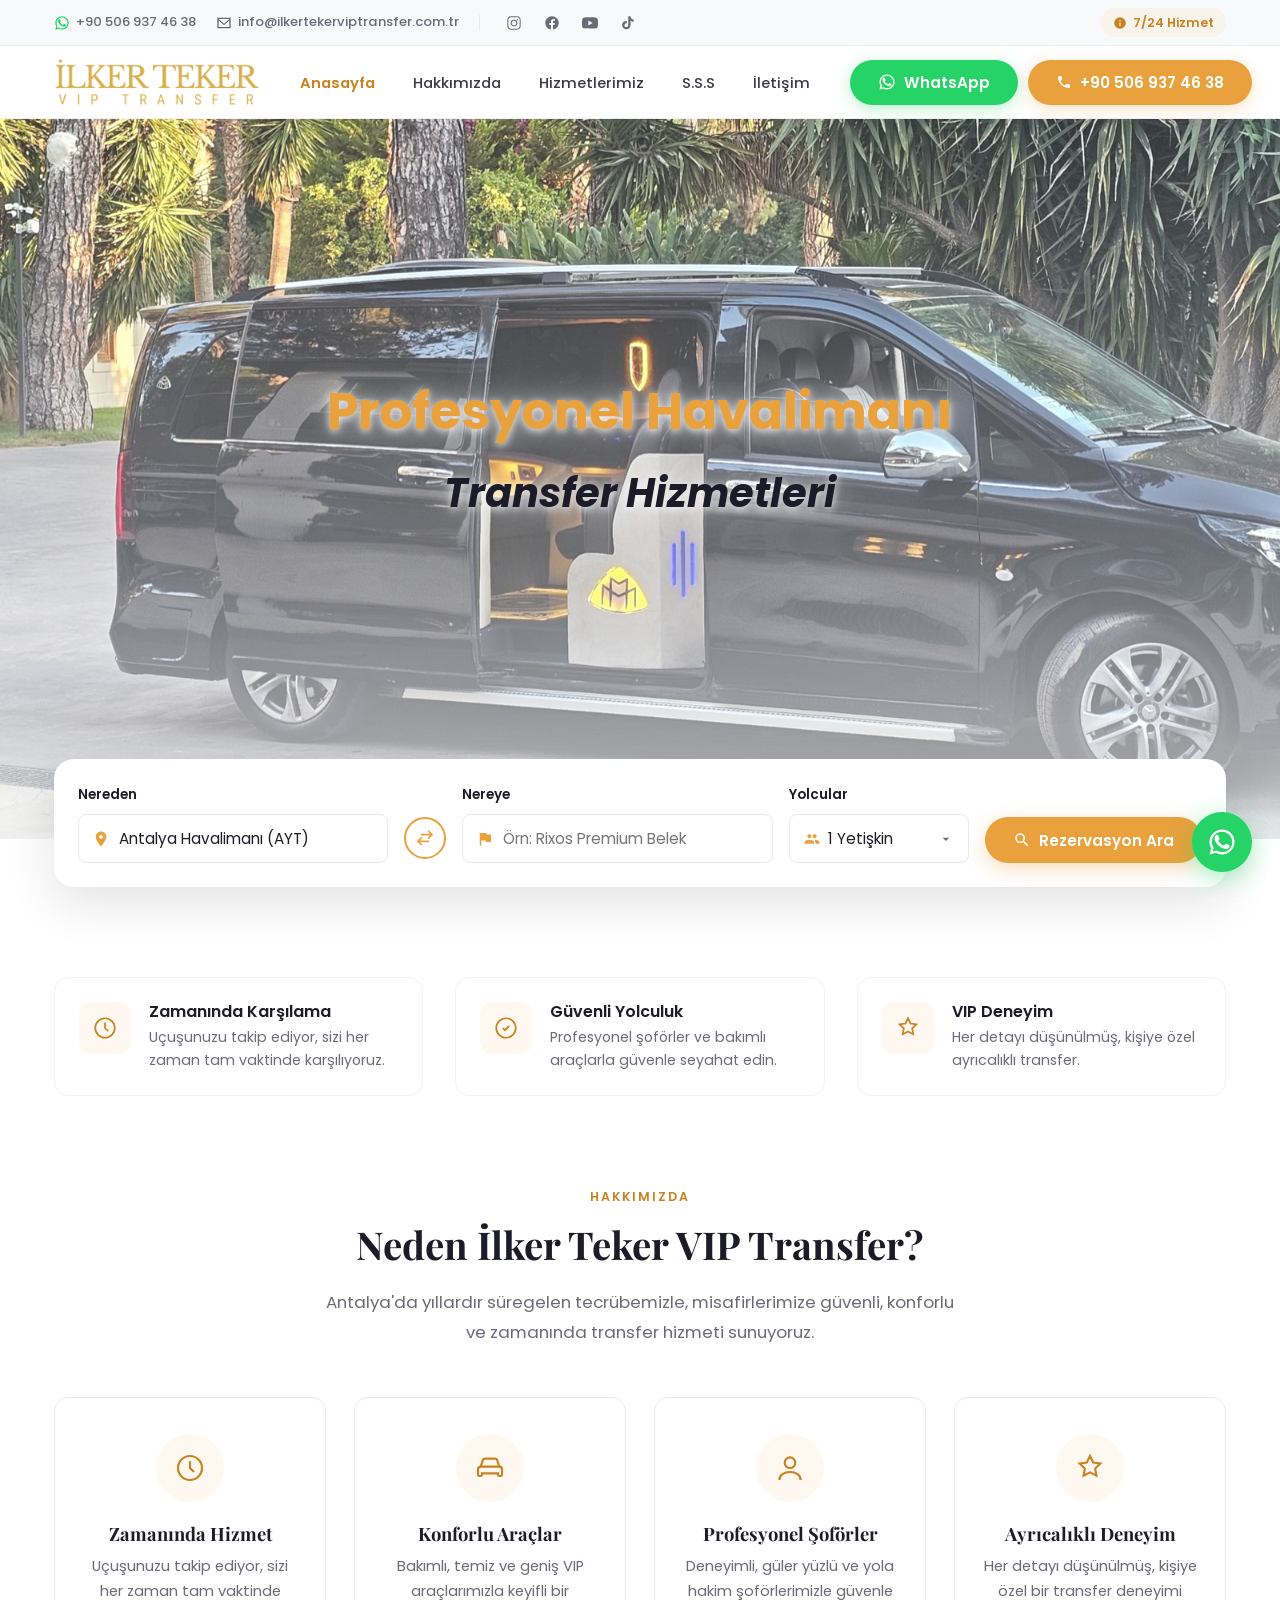
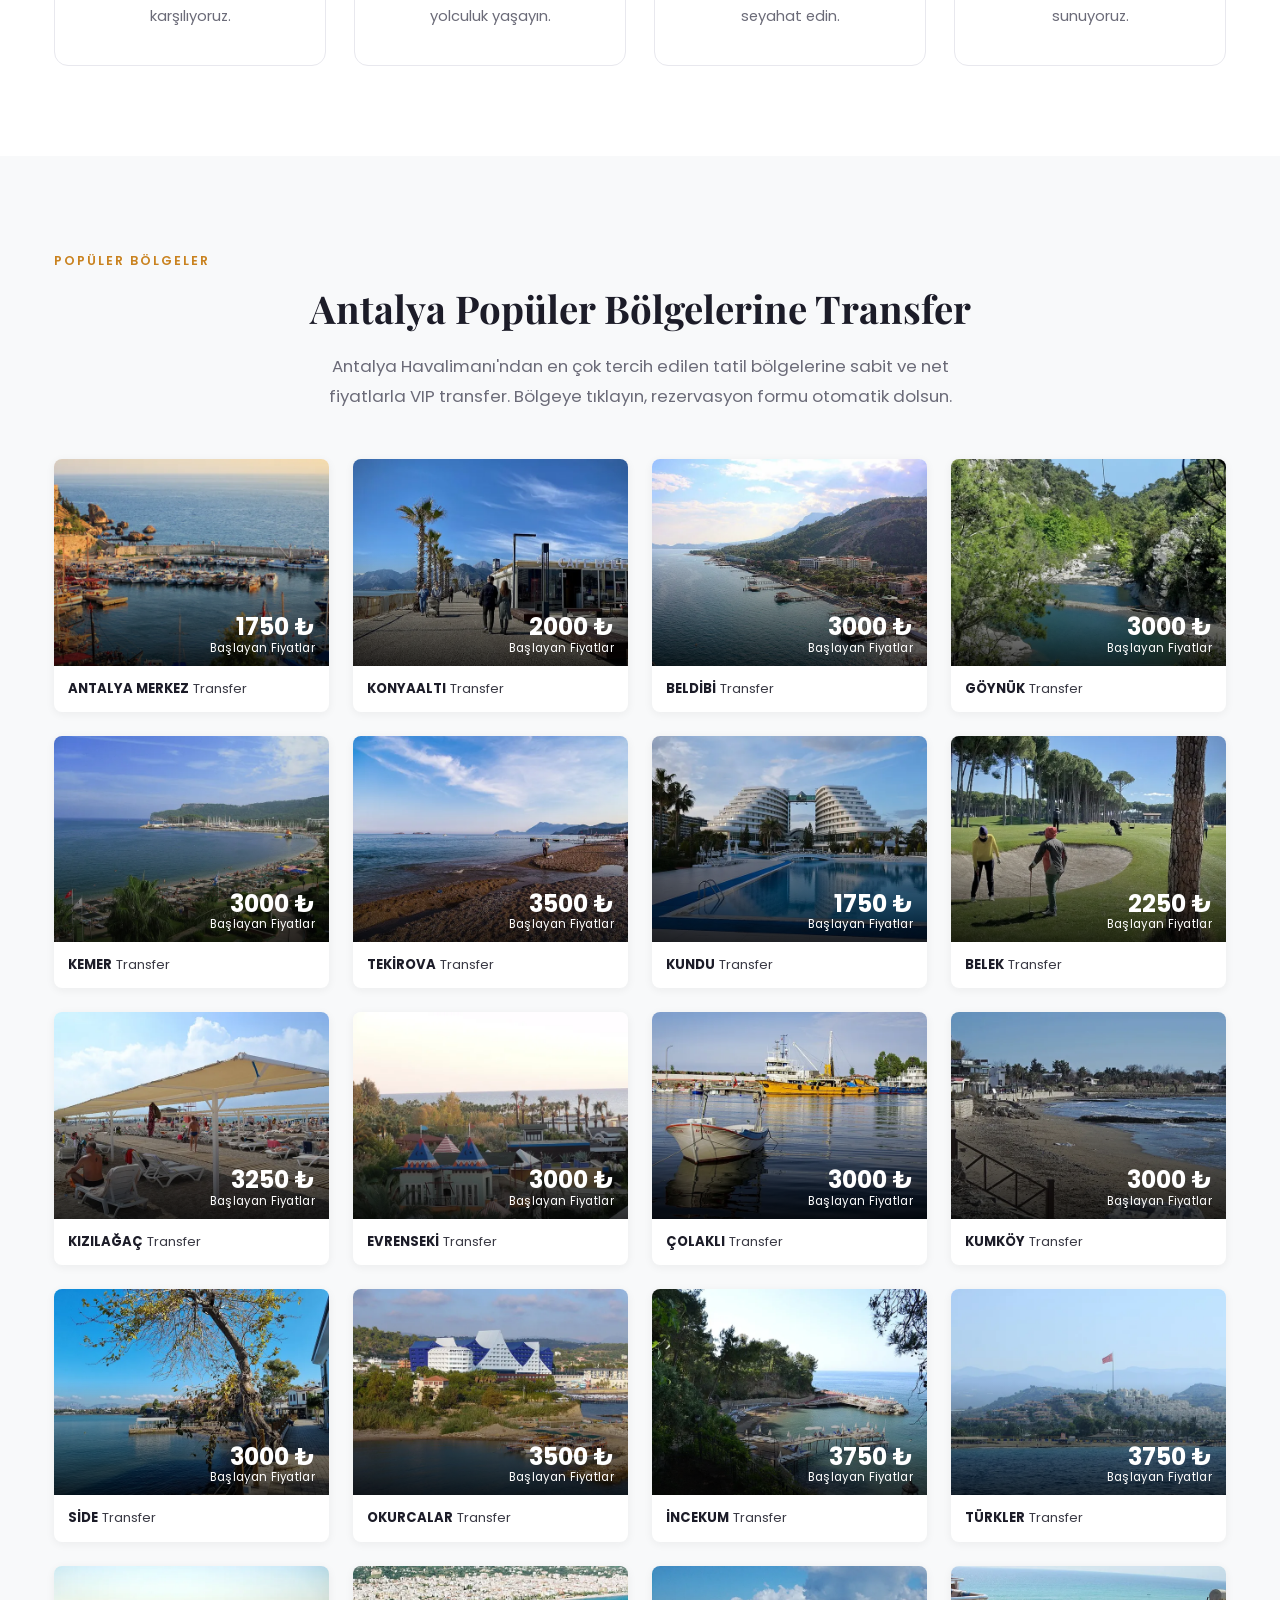
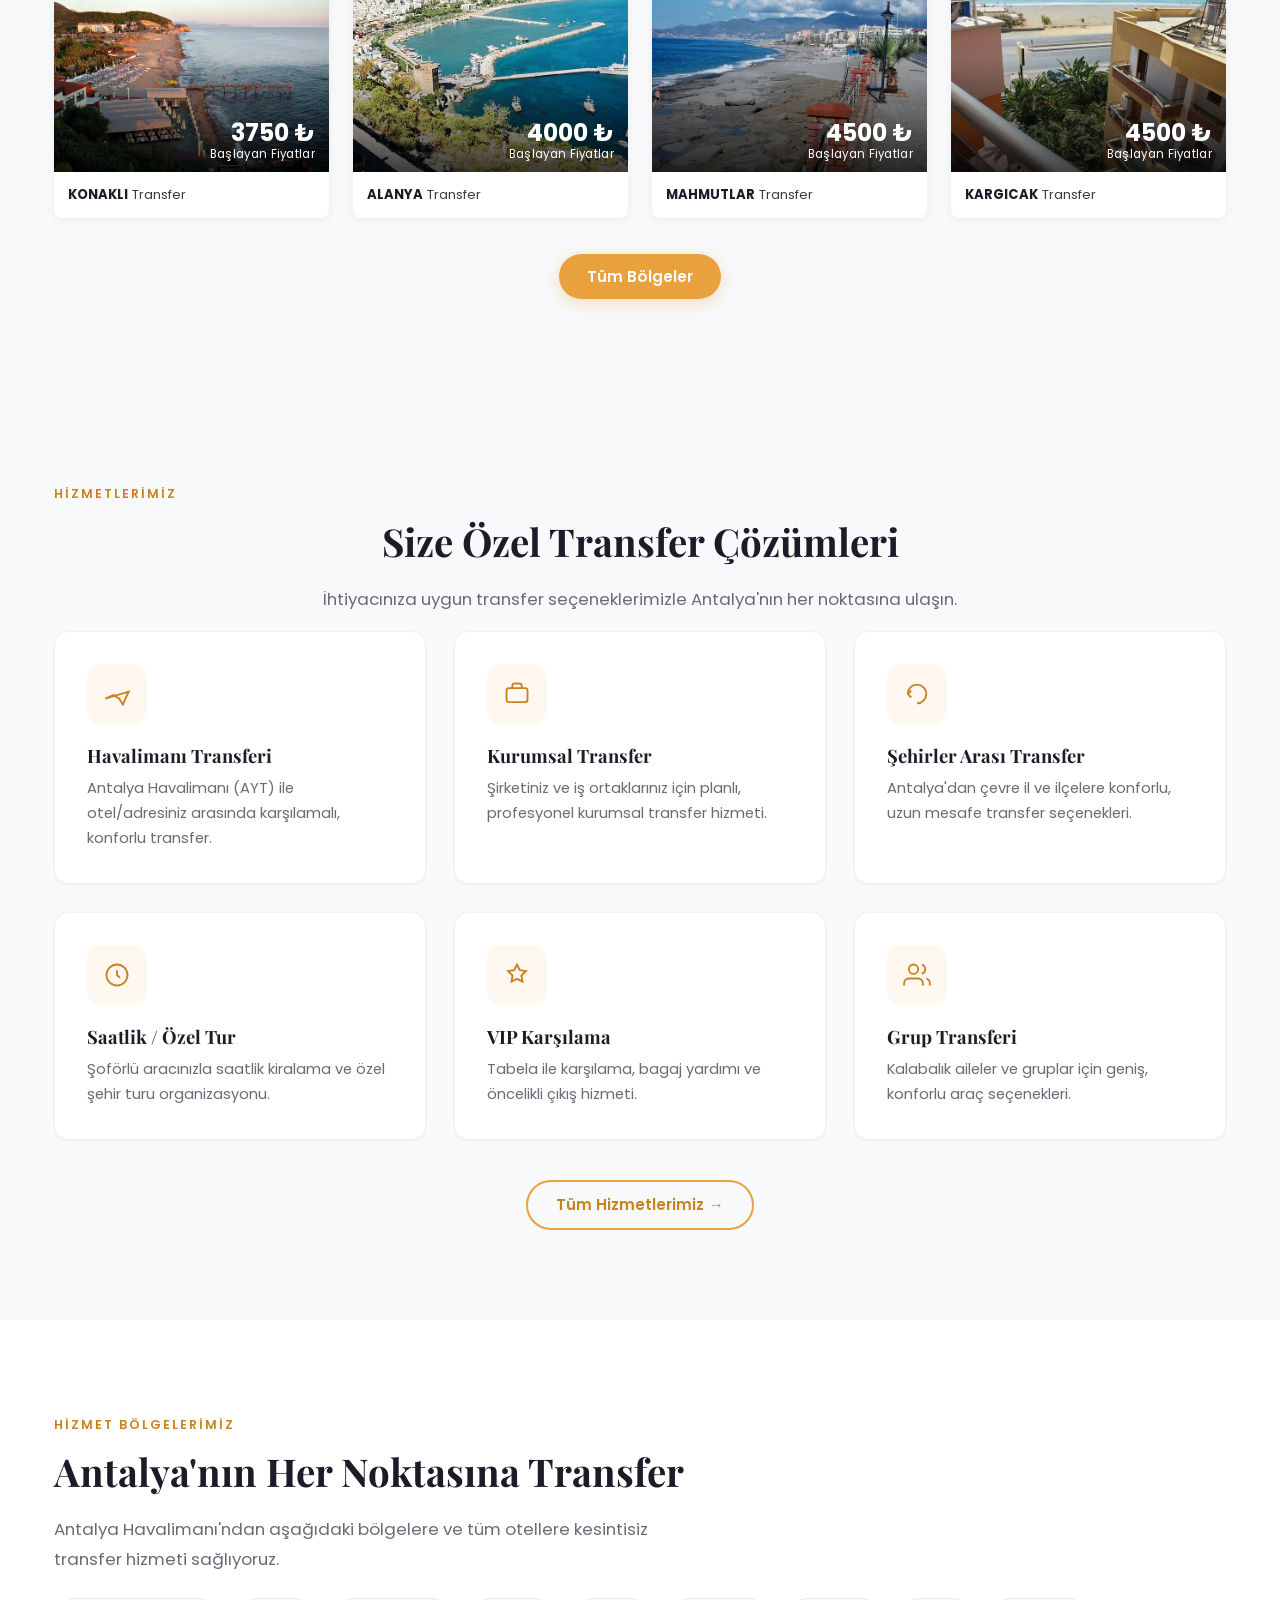
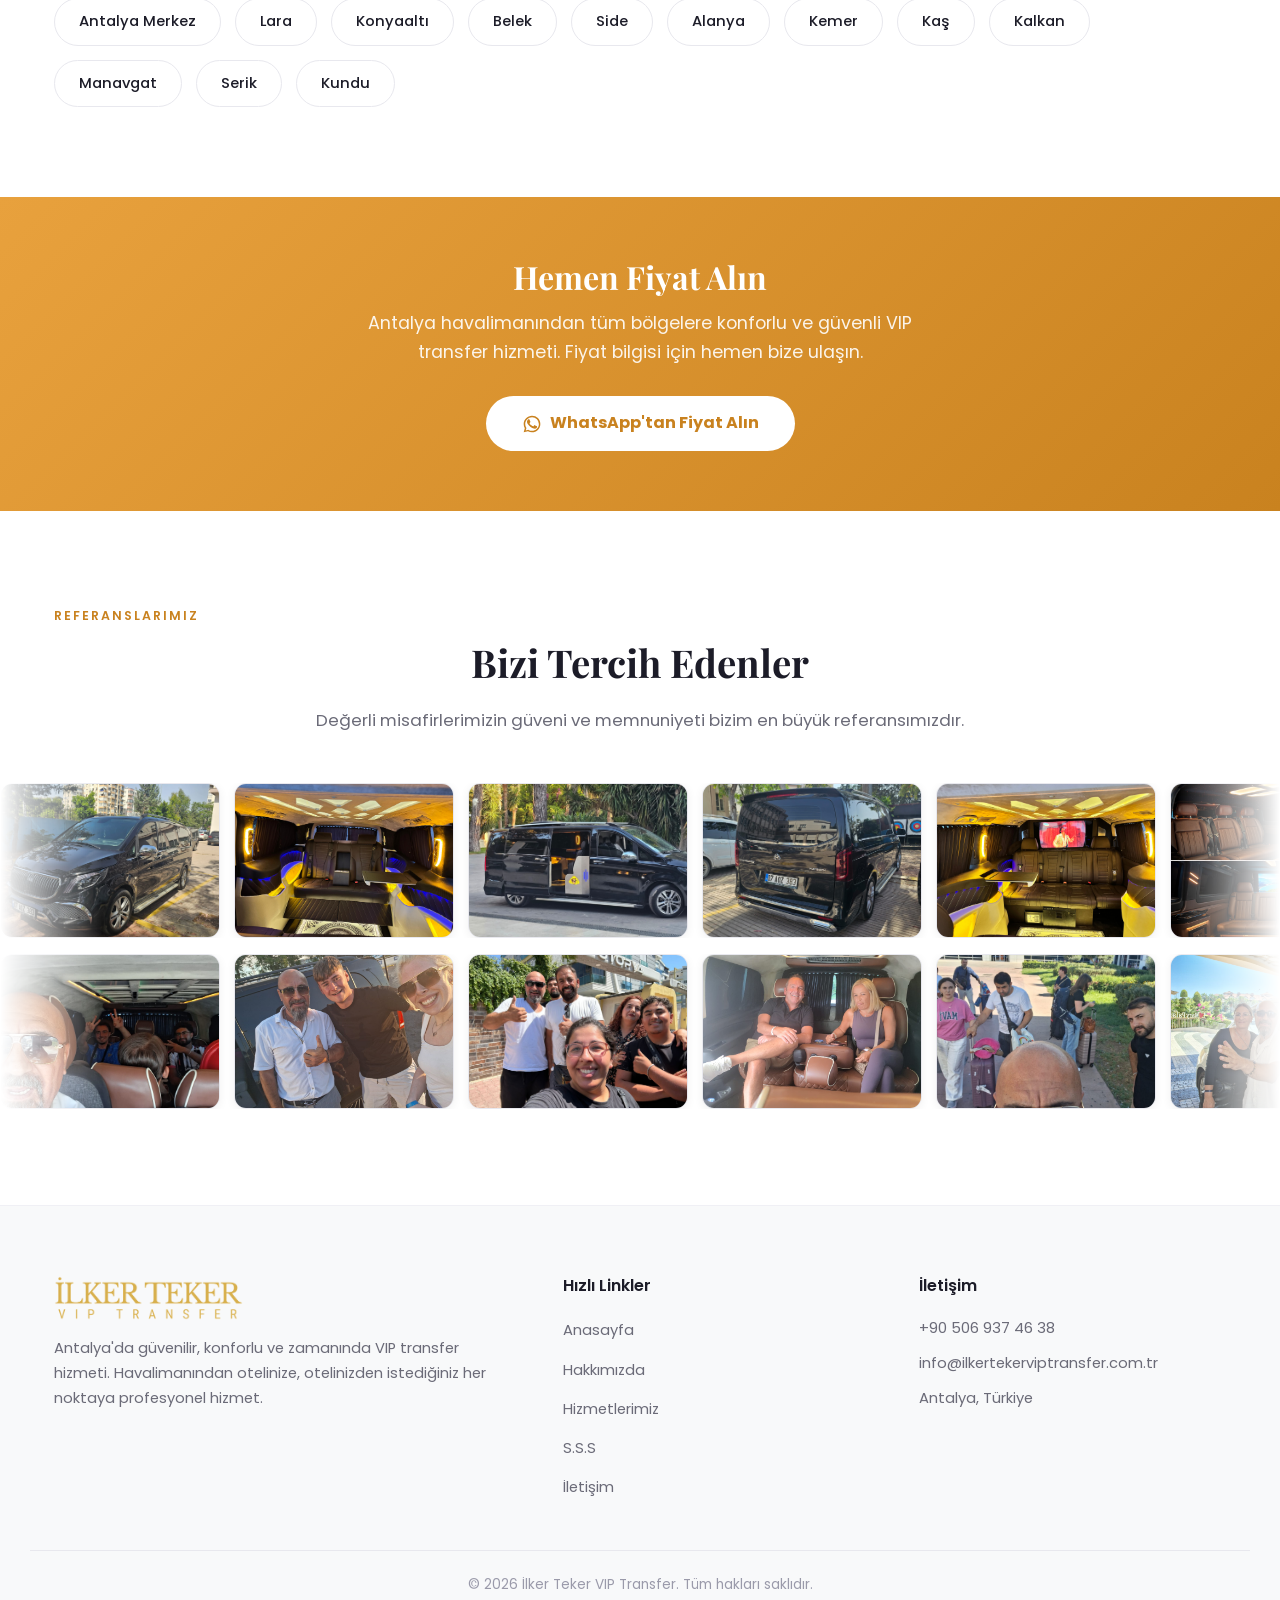
<file: index.html>
<!DOCTYPE html>
<html lang="tr">
<head>
  <meta charset="UTF-8">
  <meta name="viewport" content="width=device-width, initial-scale=1.0">
  <title>İlker Teker VIP Transfer | Antalya Havalimanı VIP Transfer Hizmeti</title>
  <meta name="description" content="Antalya havalimanı VIP transfer hizmeti. Antalya, Belek, Side, Alanya, Kemer, Lara ve tüm otellere konforlu, profesyonel şoförlü, 7/24 özel transfer. Hemen WhatsApp'tan fiyat alın!">
  <meta name="keywords" content="antalya vip transfer, antalya havalimanı transfer, antalya transfer, belek transfer, side transfer, alanya transfer, kemer transfer, lara transfer, özel transfer, ilker teker vip transfer">
  <meta name="author" content="İlker Teker VIP Transfer">
  <meta name="robots" content="index, follow">
  <link rel="canonical" href="https://www.ilkertekerviptransfer.com.tr/">

  <!-- Open Graph -->
  <meta property="og:type" content="website">
  <meta property="og:title" content="İlker Teker VIP Transfer | Antalya Havalimanı VIP Transfer Hizmeti">
  <meta property="og:description" content="Antalya havalimanı ve tüm bölgelere konforlu, güvenli ve profesyonel VIP transfer hizmeti. 7/24 hizmetinizdeyiz.">
  <meta property="og:image" content="https://www.ilkertekerviptransfer.com.tr/img/hero.jpeg">
  <meta property="og:url" content="https://www.ilkertekerviptransfer.com.tr/">
  <meta property="og:locale" content="tr_TR">

  <!-- Twitter -->
  <meta name="twitter:card" content="summary_large_image">
  <meta name="twitter:title" content="İlker Teker VIP Transfer | Antalya Havalimanı VIP Transfer Hizmeti">
  <meta name="twitter:description" content="Antalya havalimanı ve tüm bölgelere konforlu, güvenli ve profesyonel VIP transfer hizmeti.">
  <meta name="twitter:image" content="https://www.ilkertekerviptransfer.com.tr/img/hero.jpeg">

  <link rel="icon" type="image/png" href="img/ilkerteker.png">
  <link rel="apple-touch-icon" href="img/ilkerteker.png">

  <link rel="preconnect" href="https://fonts.googleapis.com">
  <link rel="preconnect" href="https://fonts.gstatic.com" crossorigin>
  <link href="https://fonts.googleapis.com/css2?family=Poppins:wght@300;400;500;600;700;800&family=Playfair+Display:wght@600;700;800&display=swap" rel="stylesheet">

  <link rel="stylesheet" href="css/style.css?v=20261031">
  <link rel="stylesheet" href="css/checkout.css?v=20261030">

  <script type="application/ld+json">
  {
    "@context": "https://schema.org",
    "@type": "TaxiService",
    "name": "İlker Teker VIP Transfer",
    "image": "https://www.ilkertekerviptransfer.com.tr/img/hero.jpeg",
    "logo": "https://www.ilkertekerviptransfer.com.tr/img/ilkerteker.png",
    "telephone": "+905069374638",
    "priceRange": "$$",
    "areaServed": {
      "@type": "City",
      "name": "Antalya"
    },
    "address": {
      "@type": "PostalAddress",
      "addressLocality": "Antalya",
      "addressCountry": "TR"
    },
    "openingHours": "Mo,Tu,We,Th,Fr,Sa,Su 00:00-23:59",
    "url": "https://www.ilkertekerviptransfer.com.tr/",
    "sameAs": []
  }
  </script>
</head>
<body>

  <!-- Top Bar -->
  <div class="top-bar" id="topBar">
    <div class="container top-bar-inner">
      <div class="top-bar-left">
        <a href="https://wa.me/905069374638" target="_blank" rel="noopener">
          <svg class="whatsapp-icon" viewBox="0 0 24 24" width="16" height="16" fill="currentColor" aria-hidden="true"><path d="M17.472 14.382c-.297-.149-1.758-.867-2.03-.967-.273-.099-.471-.148-.67.15-.197.297-.767.966-.94 1.164-.173.199-.347.223-.644.075-.297-.15-1.255-.463-2.39-1.475-.883-.788-1.48-1.761-1.653-2.059-.173-.297-.018-.458.13-.606.134-.133.298-.347.446-.52.149-.174.198-.298.298-.497.099-.198.05-.371-.025-.52-.075-.149-.669-1.612-.916-2.207-.242-.579-.487-.5-.669-.51-.173-.008-.371-.01-.57-.01-.198 0-.52.074-.792.372-.272.297-1.04 1.016-1.04 2.479 0 1.462 1.065 2.875 1.213 3.074.149.198 2.096 3.2 5.077 4.487.709.306 1.262.489 1.694.625.712.227 1.36.195 1.871.118.571-.085 1.758-.719 2.006-1.413.248-.694.248-1.289.173-1.413-.074-.124-.272-.198-.57-.347z"/><path d="M12.004 2.003c-5.514 0-9.997 4.483-9.997 9.997 0 1.762.463 3.482 1.343 4.997L2 22l5.117-1.334a9.96 9.96 0 0 0 4.887 1.246h.004c5.514 0 9.997-4.483 9.997-9.997 0-2.67-1.04-5.182-2.929-7.07a9.935 9.935 0 0 0-7.072-2.842zm0 18.187a8.15 8.15 0 0 1-4.152-1.137l-.298-.177-3.037.792.811-2.96-.194-.304a8.184 8.184 0 0 1-1.256-4.377c0-4.522 3.679-8.201 8.203-8.201 2.19 0 4.25.854 5.799 2.403a8.15 8.15 0 0 1 2.399 5.801c0 4.523-3.679 8.16-8.275 8.16z"/></svg>
          +90 506 937 46 38
        </a>
        <a href="mailto:info@ilkertekerviptransfer.com.tr">
          <svg viewBox="0 0 24 24" width="16" height="16" fill="currentColor" aria-hidden="true"><path d="M2 4h20v16H2zm2 2v.01L12 13l8-6.99V6H4zm16 12V8.24l-8 6.99-8-6.99V18z"/></svg>
          info@ilkertekerviptransfer.com.tr
        </a>
        <span class="top-bar-separator" aria-hidden="true"></span>
        <div class="top-bar-social">
          <a href="https://www.instagram.com/ilkertekerviptransfer/" target="_blank" rel="noopener" class="social-instagram" aria-label="Instagram">
            <svg viewBox="0 0 24 24" width="16" height="16" fill="currentColor"><path d="M7.75 2h8.5A5.75 5.75 0 0 1 22 7.75v8.5A5.75 5.75 0 0 1 16.25 22h-8.5A5.75 5.75 0 0 1 2 16.25v-8.5A5.75 5.75 0 0 1 7.75 2zm0 1.5A4.25 4.25 0 0 0 3.5 7.75v8.5A4.25 4.25 0 0 0 7.75 20.5h8.5A4.25 4.25 0 0 0 20.5 16.25v-8.5A4.25 4.25 0 0 0 16.25 3.5zM12 7a5 5 0 1 1 0 10 5 5 0 0 1 0-10zm0 1.5a3.5 3.5 0 1 0 0 7 3.5 3.5 0 0 0 0-7zm5.25-2.5a1 1 0 1 1 0 2 1 1 0 0 1 0-2z"/></svg>
          </a>
          <a href="https://www.facebook.com/ilkertekerviptransfer/" target="_blank" rel="noopener" class="social-facebook" aria-label="Facebook">
            <svg viewBox="0 0 24 24" width="16" height="16" fill="currentColor"><path d="M22 12c0-5.523-4.477-10-10-10S2 6.477 2 12c0 4.991 3.657 9.128 8.438 9.879v-6.988h-2.54V12h2.54V9.797c0-2.506 1.492-3.89 3.777-3.89 1.094 0 2.238.195 2.238.195v2.46h-1.26c-1.243 0-1.63.771-1.63 1.562V12h2.773l-.443 2.891h-2.33v6.988C18.343 21.128 22 16.991 22 12z"/></svg>
          </a>
          <a href="https://www.youtube.com/@ilkertekerviptransfer" target="_blank" rel="noopener" class="social-youtube" aria-label="YouTube">
            <svg viewBox="0 0 24 24" width="16" height="16" fill="currentColor"><path d="M23.498 6.186a3.016 3.016 0 0 0-2.122-2.136C19.505 3.545 12 3.545 12 3.545s-7.505 0-9.377.505A3.017 3.017 0 0 0 .502 6.186C0 8.07 0 12 0 12s0 3.93.502 5.814a3.016 3.016 0 0 0 2.122 2.136c1.871.505 9.376.505 9.376.505s7.505 0 9.377-.505a3.015 3.015 0 0 0 2.122-2.136C24 15.93 24 12 24 12s0-3.93-.502-5.814zM9.545 15.568V8.432L15.818 12z"/></svg>
          </a>
          <a href="https://www.tiktok.com/@ilkertekerviptransfer" target="_blank" rel="noopener" class="social-tiktok" aria-label="TikTok">
            <svg viewBox="0 0 24 24" width="16" height="16" fill="currentColor"><path d="M19.59 6.69a4.83 4.83 0 0 1-3.77-4.25V2h-3.45v13.67a2.89 2.89 0 0 1-2.88 2.5 2.89 2.89 0 0 1-2.89-2.89 2.89 2.89 0 0 1 2.89-2.89c.28 0 .54.04.79.1v-3.5a6.37 6.37 0 0 0-.79-.05A6.34 6.34 0 0 0 3.15 15a6.34 6.34 0 0 0 6.34 6.34 6.34 6.34 0 0 0 6.34-6.34V8.75a8.18 8.18 0 0 0 4.76 1.52v-3.4a4.85 4.85 0 0 1-1-.18z"/></svg>
          </a>
        </div>
      </div>
      <div class="top-bar-right">
        <span class="service-badge">
          <svg viewBox="0 0 24 24" width="14" height="14" fill="currentColor" aria-hidden="true"><path d="M12 2a10 10 0 1 0 0 20 10 10 0 0 0 0-20zm1 15h-2v-6h2zm0-8h-2V7h2z"/></svg>
          7/24 Hizmet
        </span>
      </div>
    </div>
  </div>

  <!-- Header -->
  <header class="site-header" id="siteHeader">
    <div class="container header-inner">
      <a href="index.html" class="logo" aria-label="İlker Teker VIP Transfer Ana Sayfa">
        <img src="img/logo.png" alt="İlker Teker VIP Transfer Logo" width="206" height="48">
      </a>

      <nav class="main-nav" id="mainNav">
        <ul>
          <li><a href="index.html" class="active">Anasayfa</a></li>
          <li><a href="hakkimizda.html">Hakkımızda</a></li>
          <li><a href="hizmetler.html">Hizmetlerimiz</a></li>
          <li><a href="sss.html">S.S.S</a></li>
          <li><a href="iletisim.html">İletişim</a></li>
        </ul>
      </nav>

      <div class="header-actions">
        <a href="https://wa.me/905069374638" class="btn btn-whatsapp" target="_blank" rel="noopener">
          <svg viewBox="0 0 24 24" width="18" height="18" fill="currentColor" aria-hidden="true"><path d="M17.472 14.382c-.297-.149-1.758-.867-2.03-.967-.273-.099-.471-.148-.67.15-.197.297-.767.966-.94 1.164-.173.199-.347.223-.644.075-.297-.15-1.255-.463-2.39-1.475-.883-.788-1.48-1.761-1.653-2.059-.173-.297-.018-.458.13-.606.134-.133.298-.347.446-.52.149-.174.198-.298.298-.497.099-.198.05-.371-.025-.52-.075-.149-.669-1.612-.916-2.207-.242-.579-.487-.5-.669-.51-.173-.008-.371-.01-.57-.01-.198 0-.52.074-.792.372-.272.297-1.04 1.016-1.04 2.479 0 1.462 1.065 2.875 1.213 3.074.149.198 2.096 3.2 5.077 4.487.709.306 1.262.489 1.694.625.712.227 1.36.195 1.871.118.571-.085 1.758-.719 2.006-1.413.248-.694.248-1.289.173-1.413-.074-.124-.272-.198-.57-.347z"/><path d="M12.004 2.003c-5.514 0-9.997 4.483-9.997 9.997 0 1.762.463 3.482 1.343 4.997L2 22l5.117-1.334a9.96 9.96 0 0 0 4.887 1.246h.004c5.514 0 9.997-4.483 9.997-9.997 0-2.67-1.04-5.182-2.929-7.07a9.935 9.935 0 0 0-7.072-2.842zm0 18.187a8.15 8.15 0 0 1-4.152-1.137l-.298-.177-3.037.792.811-2.96-.194-.304a8.184 8.184 0 0 1-1.256-4.377c0-4.522 3.679-8.201 8.203-8.201 2.19 0 4.25.854 5.799 2.403a8.15 8.15 0 0 1 2.399 5.801c0 4.523-3.679 8.16-8.275 8.16z"/></svg>
          <span>WhatsApp</span>
        </a>
        <a href="tel:+905069374638" class="btn btn-primary">
          <svg viewBox="0 0 24 24" width="16" height="16" fill="currentColor" aria-hidden="true"><path d="M6.62 10.79a15.05 15.05 0 0 0 6.59 6.59l2.2-2.2a1 1 0 0 1 1.02-.24 11.36 11.36 0 0 0 3.57.57 1 1 0 0 1 1 1V20a1 1 0 0 1-1 1A17 17 0 0 1 3 4a1 1 0 0 1 1-1h3.5a1 1 0 0 1 1 1 11.36 11.36 0 0 0 .57 3.57 1 1 0 0 1-.25 1.02z"/></svg>
          +90 506 937 46 38
        </a>
      </div>

      <button class="hamburger" id="hamburgerBtn" aria-label="Menüyü aç" aria-expanded="false" aria-controls="mainNav">
        <span></span><span></span><span></span>
      </button>
    </div>
  </header>

  <!-- Hero -->
  <section class="hero" id="top">
    <h1 class="sr-only">Profesyonel Havalimanı Transfer Hizmetleri - Antalya VIP Transfer</h1>

    <div class="hero-image hero-slider" id="heroSlider" aria-roledescription="carousel" aria-label="Araç filomuzdan görseller">
      <img class="hero-slide is-active" src="img/hero/slide-van-side.jpg" alt="İlker Teker VIP Transfer - Mercedes Vito VIP transfer aracı, Antalya havalimanı transfer hizmetleri" width="1600" height="1074" loading="eager">
      <img class="hero-slide" src="img/hero/slide-interior-tv.jpg" alt="VIP transfer aracı lüks deri koltuklu iç mekan" width="1600" height="1200" loading="lazy">
      <img class="hero-slide" src="img/hero/slide-interior-lounge.jpg" alt="VIP transfer aracı ambiyans aydınlatmalı yolcu bölümü" width="1600" height="1200" loading="lazy">
      <img class="hero-slide" src="img/hero/slide-van-front.jpg" alt="Siyah Mercedes VIP transfer aracı ön görünüm" width="1600" height="1600" loading="lazy">
    </div>


    <div class="hero-content">
      <p class="hero-title">Profesyonel Havalimanı</p>
      <p class="hero-subtitle">Transfer Hizmetleri</p>
    </div>
  </section>

  <!-- Booking Form -->
  <div class="booking-wrap container">
    <form class="booking-form" id="bookingForm" aria-label="Transfer rezervasyon formu">
      <div class="booking-row">
        <div class="field field-from">
          <label for="fromInput">Nereden</label>
          <div class="location-field">
            <svg viewBox="0 0 24 24" width="18" height="18" fill="currentColor" aria-hidden="true"><path d="M12 2C8.13 2 5 5.13 5 9c0 5.25 7 13 7 13s7-7.75 7-13c0-3.87-3.13-7-7-7zm0 9.5A2.5 2.5 0 1 1 14.5 9 2.5 2.5 0 0 1 12 11.5z"/></svg>
            <input type="text" id="fromInput" name="from" value="Antalya Havalimanı (AYT)" placeholder="Örn: Antalya Havalimanı" required maxlength="100" autocomplete="off" role="combobox" aria-autocomplete="list" aria-expanded="false" aria-controls="fromList">
            <ul class="location-suggestions" id="fromList" role="listbox" aria-label="Nereden önerileri" hidden></ul>
          </div>
        </div>

        <button type="button" class="swap-btn" id="swapBtn" aria-label="Nereden ve nereyi değiştir">
          <svg viewBox="0 0 24 24" width="20" height="20" fill="currentColor" aria-hidden="true"><path d="M7 7h11l-3-3 1.41-1.41L21.83 8l-5.42 5.41L15 12l3-3H7zm10 10H6l3 3-1.41 1.41L2.17 16l5.42-5.41L9 12l-3 3h11z"/></svg>
        </button>

        <div class="field field-to">
          <label for="toInput">Nereye</label>
          <div class="location-field">
            <svg viewBox="0 0 24 24" width="18" height="18" fill="currentColor" aria-hidden="true"><path d="M14.4 6L14 4H5v17h2v-7h5.6l.4 2h7V6z"/></svg>
            <input type="text" id="toInput" name="to" placeholder="Örn: Rixos Premium Belek" required maxlength="100" autocomplete="off" role="combobox" aria-autocomplete="list" aria-expanded="false" aria-controls="toList">
            <ul class="location-suggestions" id="toList" role="listbox" aria-label="Nereye önerileri" hidden></ul>
          </div>
        </div>

        <div class="field field-sm">
          <label>Yolcular</label>
          <div class="pax-picker" id="paxPicker">
            <button type="button" class="pax-picker-trigger" id="paxTrigger" aria-haspopup="true" aria-expanded="false">
              <svg viewBox="0 0 24 24" width="16" height="16" fill="currentColor" aria-hidden="true"><path d="M16 11c1.66 0 2.99-1.34 2.99-3S17.66 5 16 5c-1.66 0-3 1.34-3 3s1.34 3 3 3zm-8 0c1.66 0 2.99-1.34 2.99-3S9.66 5 8 5C6.34 5 5 6.34 5 8s1.34 3 3 3zm0 2c-2.33 0-7 1.17-7 3.5V19h14v-2.5c0-2.33-4.67-3.5-7-3.5zm8 0c-.29 0-.62.02-.97.05 1.16.84 1.97 1.97 1.97 3.45V19h6v-2.5c0-2.33-4.67-3.5-7-3.5z"/></svg>
              <span id="paxSummary">1 Yetişkin</span>
              <svg class="pax-chevron" viewBox="0 0 24 24" width="16" height="16" fill="currentColor" aria-hidden="true"><path d="M7 10l5 5 5-5z"/></svg>
            </button>
            <div class="pax-dropdown" id="paxDropdown" hidden>
              <!-- Adult -->
              <div class="pax-row">
                <div class="pax-info">
                  <span class="pax-label">Yetişkin</span>
                  <span class="pax-sub">12+ yaş</span>
                </div>
                <div class="pax-counter">
                  <button type="button" class="pax-btn" data-target="adult" data-action="dec" aria-label="Yetişkin azalt">−</button>
                  <span class="pax-count" id="adultCount">1</span>
                  <button type="button" class="pax-btn" data-target="adult" data-action="inc" aria-label="Yetişkin artır">+</button>
                </div>
              </div>
              <!-- Child -->
              <div class="pax-row">
                <div class="pax-info">
                  <span class="pax-label">Çocuk</span>
                  <span class="pax-sub">2–12 yaş</span>
                </div>
                <div class="pax-counter">
                  <button type="button" class="pax-btn" data-target="child" data-action="dec" aria-label="Çocuk azalt">−</button>
                  <span class="pax-count" id="childCount">0</span>
                  <button type="button" class="pax-btn" data-target="child" data-action="inc" aria-label="Çocuk artır">+</button>
                </div>
              </div>
              <!-- Baby -->
              <div class="pax-row">
                <div class="pax-info">
                  <span class="pax-label">Bebek</span>
                  <span class="pax-sub">0–2 yaş</span>
                </div>
                <div class="pax-counter">
                  <button type="button" class="pax-btn" data-target="baby" data-action="dec" aria-label="Bebek azalt">−</button>
                  <span class="pax-count" id="babyCount">0</span>
                  <button type="button" class="pax-btn" data-target="baby" data-action="inc" aria-label="Bebek artır">+</button>
                </div>
              </div>
              <button type="button" class="pax-done" id="paxDone">Tamam</button>
            </div>
          </div>
          <!-- Hidden inputs for form submission -->
          <input type="hidden" id="adultInput" name="adult" value="1">
          <input type="hidden" id="childInput" name="child" value="0">
          <input type="hidden" id="babyInput" name="baby" value="0">
        </div>

        <button type="submit" class="btn btn-search">
          <svg viewBox="0 0 24 24" width="18" height="18" fill="currentColor" aria-hidden="true"><path d="M15.5 14h-.79l-.28-.27a6.5 6.5 0 1 0-.7.7l.27.28v.79l5 4.99L20.49 19zm-6 0A4.5 4.5 0 1 1 14 9.5 4.5 4.5 0 0 1 9.5 14z"/></svg>
          Rezervasyon Ara
        </button>
      </div>
    </form>

    <!-- Vehicle Results (populated by JS after form submit) -->
    <div id="vehicleResults" class="vehicle-results" hidden></div>
  </div>

  <!-- Checkout (step 3: details + summary) -->
  <section class="section checkout" id="checkout" aria-labelledby="checkoutTitle" hidden>
    <div class="container">
      <button type="button" class="checkout-back" id="checkoutBack">← Araç seçimine dön</button>
      <h2 class="sr-only" id="checkoutTitle">Rezervasyon Bilgileri</h2>

      <form class="checkout-grid" id="checkoutForm" novalidate>
        <div class="checkout-main">
          <fieldset class="checkout-step">
            <legend><span class="step-badge" aria-hidden="true"><svg viewBox="0 0 24 24" width="20" height="20" fill="currentColor"><path d="M21 16v-2l-8-5V3.5a1.5 1.5 0 0 0-3 0V9l-8 5v2l8-2.5V19l-2 1.5V22l3.5-1 3.5 1v-1.5L13 19v-5.5z"/></svg></span>Seyahat ve Uçuş Bilgileri</legend>
            <div class="checkout-fields">
              <div class="form-field">
                <label for="transferDate">Transfer Tarihi <abbr title="Zorunlu">*</abbr></label>
                <input type="date" id="transferDate" name="transferDate" required>
              </div>
              <div class="form-field">
                <label for="transferTime">Transfer Saati <abbr title="Zorunlu">*</abbr></label>
                <input type="time" id="transferTime" name="transferTime" required>
              </div>
              <div class="form-field">
                <label for="flightNo">Uçuş No <abbr title="Zorunlu">*</abbr></label>
                <input type="text" id="flightNo" name="flightNo" placeholder="Örn: XQ0707" required maxlength="12" autocomplete="off">
              </div>
            </div>
          </fieldset>

          <fieldset class="checkout-step">
            <legend><span class="step-badge" aria-hidden="true"><svg viewBox="0 0 24 24" width="20" height="20" fill="currentColor"><path d="M10 9V5l-7 7 7 7v-4.1c5 0 8.5 1.6 11 5.1-1-5-4-10-11-11z"/></svg></span>Dönüş Transferi</legend>
            <div class="toggle-control">
              <label class="switch"><input type="checkbox" id="returnToggle" aria-label="Dönüş transferi ekle"><span class="slider"></span></label>
              <span class="toggle-state" data-toggle-for="returnToggle" aria-hidden="true">Hayır</span>
            </div>
            <div class="checkout-fields checkout-fields-reveal" id="returnFields" hidden>
              <div class="form-field">
                <label for="returnDate">Dönüş Tarihi <abbr title="Zorunlu">*</abbr></label>
                <input type="date" id="returnDate" name="returnDate">
              </div>
              <div class="form-field">
                <label for="returnTime">Dönüş Saati <abbr title="Zorunlu">*</abbr></label>
                <input type="time" id="returnTime" name="returnTime">
              </div>
              <div class="form-field">
                <label for="returnFlightNo">Dönüş Uçuş No</label>
                <input type="text" id="returnFlightNo" name="returnFlightNo" placeholder="Örn: XQ0708" maxlength="12" autocomplete="off">
              </div>
            </div>
          </fieldset>

          <fieldset class="checkout-step">
            <legend><span class="step-badge" aria-hidden="true"><svg viewBox="0 0 24 24" width="20" height="20" fill="currentColor"><path d="M16 11c1.66 0 2.99-1.34 2.99-3S17.66 5 16 5s-3 1.34-3 3 1.34 3 3 3zm-8 0c1.66 0 2.99-1.34 2.99-3S9.66 5 8 5 5 6.34 5 8s1.34 3 3 3zm0 2c-2.33 0-7 1.17-7 3.5V19h14v-2.5c0-2.33-4.67-3.5-7-3.5zm8 0c-.29 0-.62.02-.97.05 1.16.84 1.97 1.97 1.97 3.45V19h6v-2.5c0-2.33-4.67-3.5-7-3.5z"/></svg></span>Çocuk Koltuğu</legend>
            <div class="toggle-control">
              <label class="switch"><input type="checkbox" id="childSeatToggle" aria-label="Çocuk koltuğu ekle"><span class="slider"></span></label>
              <span class="toggle-state" data-toggle-for="childSeatToggle" aria-hidden="true">Hayır</span>
            </div>
            <div class="checkout-fields checkout-fields-reveal" id="childSeatFields" hidden>
              <div class="form-field">
                <label for="childSeatCount">Koltuk Sayısı</label>
                <select id="childSeatCount" name="childSeatCount">
                  <option value="1">1</option>
                  <option value="2">2</option>
                  <option value="3">3</option>
                </select>
              </div>
            </div>
          </fieldset>

          <fieldset class="checkout-step">
            <legend><span class="step-badge" aria-hidden="true"><svg viewBox="0 0 24 24" width="20" height="20" fill="currentColor"><path d="M19 3H5a2 2 0 0 0-2 2v14a2 2 0 0 0 2 2h14a2 2 0 0 0 2-2V5a2 2 0 0 0-2-2zm-5 14H7v-2h7zm3-4H7v-2h10zm0-4H7V7h10z"/></svg></span>Extralar ve Notunuz</legend>
            <div class="extra-row">
              <span>İsimli Karşılama (isim tabelasıyla)</span>
              <div class="toggle-control">
              <label class="switch"><input type="checkbox" id="welcomeSignToggle" aria-label="İsimli karşılama ekle"><span class="slider"></span></label>
              <span class="toggle-state" data-toggle-for="welcomeSignToggle" aria-hidden="true">Hayır</span>
            </div>
            </div>
            <div class="form-field">
              <label for="specialNote">Özel Notunuz</label>
              <textarea id="specialNote" name="specialNote" rows="4" maxlength="500" placeholder="Özel talepleriniz"></textarea>
            </div>
          </fieldset>

          <fieldset class="checkout-step">
            <legend><span class="step-badge" aria-hidden="true"><svg viewBox="0 0 24 24" width="20" height="20" fill="currentColor"><circle cx="12" cy="8" r="4"/><path d="M4 21c0-3.87 3.58-6 8-6s8 2.13 8 6z"/></svg></span>Kişi Bilgileri</legend>
            <div class="checkout-fields">
              <div class="form-field">
                <label for="customerName">Adınız Soyadınız <abbr title="Zorunlu">*</abbr></label>
                <input type="text" id="customerName" name="customerName" required maxlength="80" autocomplete="name">
              </div>
              <div class="form-field">
                <label for="customerEmail">E-Posta Adresi <abbr title="Zorunlu">*</abbr></label>
                <input type="email" id="customerEmail" name="customerEmail" required maxlength="100" autocomplete="email" placeholder="mail@mail.com">
              </div>
              <div class="form-field">
                <label for="customerPhone">Telefon No <abbr title="Zorunlu">*</abbr></label>
                <input type="tel" id="customerPhone" name="customerPhone" required maxlength="20" autocomplete="tel" placeholder="+90 5xx xxx xx xx">
              </div>
            </div>
          </fieldset>

          <p class="checkout-error" id="checkoutError" role="alert" hidden></p>
        </div>

        <aside class="checkout-summary" aria-label="Rezervasyon detayları">
          <h3 class="summary-title">Rezervasyon Detayları</h3>
          <img class="summary-vehicle" src="img/hero/slide-van-side.jpg" alt="İlker Teker VIP Transfer aracı" width="1600" height="1074" loading="lazy">
          <dl class="summary-list">
            <div><dt>Transfer Yönü</dt><dd id="sumDirection"></dd></div>
            <div><dt>Alış Noktası</dt><dd id="sumFrom"></dd></div>
            <div><dt>Transfer Noktası</dt><dd id="sumTo"></dd></div>
            <div><dt>Araç Seçimi</dt><dd id="sumVehicle"></dd></div>
            <div><dt>Kişi Sayısı</dt><dd id="sumPassengers"></dd></div>
            <div><dt>Transfer Tipi</dt><dd id="sumTripType"></dd></div>
          </dl>
          <div class="summary-total"><span>TOPLAM TUTAR</span><strong id="sumTotal"></strong></div>

          <fieldset class="payment-options">
            <legend class="sr-only">Ödeme yöntemi</legend>
            <label><input type="radio" name="paymentMethod" value="Araçta Nakit Ödeme" checked> Araçta Nakit Ödeme</label>
            <label><input type="radio" name="paymentMethod" value="Kredi Kartı ile Ödeme"> Kredi Kartı ile Ödeme</label>
          </fieldset>

          <label class="consent">
            <input type="checkbox" id="checkoutConsent" required>
            <span>Girdiğim bilgilerin doğru olduğunu ve rezervasyon talebimin WhatsApp üzerinden iletilmesini onaylıyorum.</span>
          </label>

          <button type="submit" class="btn btn-checkout">Rezervasyonu Tamamla</button>
        </aside>
      </form>
    </div>
  </section>

  <!-- Value Badges -->
  <section class="value-badges">
    <div class="container">
      <div class="value-grid fade-in">
        <div class="value-badge">
          <div class="value-badge-icon">
            <svg viewBox="0 0 24 24" width="26" height="26" fill="none" stroke="currentColor" stroke-width="1.6"><circle cx="12" cy="12" r="9"/><path d="M12 7v5l3 3"/></svg>
          </div>
          <div>
            <h4>Zamanında Karşılama</h4>
            <p>Uçuşunuzu takip ediyor, sizi her zaman tam vaktinde karşılıyoruz.</p>
          </div>
        </div>
        <div class="value-badge">
          <div class="value-badge-icon">
            <svg viewBox="0 0 24 24" width="26" height="26" fill="none" stroke="currentColor" stroke-width="1.6"><path d="M9 12l2 2 4-4"/><circle cx="12" cy="12" r="9"/></svg>
          </div>
          <div>
            <h4>Güvenli Yolculuk</h4>
            <p>Profesyonel şoförler ve bakımlı araçlarla güvenle seyahat edin.</p>
          </div>
        </div>
        <div class="value-badge">
          <div class="value-badge-icon">
            <svg viewBox="0 0 24 24" width="26" height="26" fill="none" stroke="currentColor" stroke-width="1.6"><path d="M12 3l2.39 4.84 5.34.78-3.86 3.76.91 5.32L12 15.27l-4.78 2.43.91-5.32L4.27 8.62l5.34-.78z"/></svg>
          </div>
          <div>
            <h4>VIP Deneyim</h4>
            <p>Her detayı düşünülmüş, kişiye özel ayrıcalıklı transfer.</p>
          </div>
        </div>
      </div>
    </div>
  </section>

  <!-- Neden Biz -->
  <section class="section why-us" id="nedenBiz">
    <div class="container">
      <span class="section-eyebrow">Hakkımızda</span>
      <h2 class="section-title section-title-centered">Neden İlker Teker VIP Transfer?</h2>
      <p class="section-desc section-desc-centered">Antalya'da yıllardır süregelen tecrübemizle, misafirlerimize güvenli, konforlu ve zamanında transfer hizmeti sunuyoruz.</p>

      <div class="grid grid-4 why-grid fade-in">
        <div class="why-card">
          <div class="why-icon">
            <svg viewBox="0 0 24 24" width="32" height="32" fill="none" stroke="currentColor" stroke-width="1.6"><circle cx="12" cy="12" r="9"/><path d="M12 7v5l3 3"/></svg>
          </div>
          <h3>Zamanında Hizmet</h3>
          <p>Uçuşunuzu takip ediyor, sizi her zaman tam vaktinde karşılıyoruz.</p>
        </div>
        <div class="why-card">
          <div class="why-icon">
            <svg viewBox="0 0 24 24" width="32" height="32" fill="none" stroke="currentColor" stroke-width="1.6"><path d="M5 11l1.5-4.5A2 2 0 0 1 8.4 5h7.2a2 2 0 0 1 1.9 1.5L19 11M5 11h14M5 11a2 2 0 0 0-2 2v4a1 1 0 0 0 1 1h1a1 1 0 0 0 1-1v-1h12v1a1 1 0 0 0 1 1h1a1 1 0 0 0 1-1v-4a2 2 0 0 0-2-2"/></svg>
          </div>
          <h3>Konforlu Araçlar</h3>
          <p>Bakımlı, temiz ve geniş VIP araçlarımızla keyifli bir yolculuk yaşayın.</p>
        </div>
        <div class="why-card">
          <div class="why-icon">
            <svg viewBox="0 0 24 24" width="32" height="32" fill="none" stroke="currentColor" stroke-width="1.6"><circle cx="12" cy="8" r="4"/><path d="M4 21c0-3.87 3.58-6 8-6s8 2.13 8 6"/></svg>
          </div>
          <h3>Profesyonel Şoförler</h3>
          <p>Deneyimli, güler yüzlü ve yola hakim şoförlerimizle güvenle seyahat edin.</p>
        </div>
        <div class="why-card">
          <div class="why-icon">
            <svg viewBox="0 0 24 24" width="32" height="32" fill="none" stroke="currentColor" stroke-width="1.6"><path d="M12 3l2.39 4.84 5.34.78-3.86 3.76.91 5.32L12 15.27l-4.78 2.43.91-5.32L4.27 8.62l5.34-.78z"/></svg>
          </div>
          <h3>Ayrıcalıklı Deneyim</h3>
          <p>Her detayı düşünülmüş, kişiye özel bir transfer deneyimi sunuyoruz.</p>
        </div>
      </div>
    </div>
  </section>

  <!-- Popüler Bölgeler -->
  <section class="section popular-regions" id="populerBolgeler">
    <div class="container">
      <span class="section-eyebrow">Popüler Bölgeler</span>
      <h2 class="section-title section-title-centered">Antalya Popüler Bölgelerine Transfer</h2>
      <p class="section-desc section-desc-centered">Antalya Havalimanı'ndan en çok tercih edilen tatil bölgelerine sabit ve net fiyatlarla VIP transfer. Bölgeye tıklayın, rezervasyon formu otomatik dolsun.</p>

      <ul class="popular-grid" aria-label="Popüler transfer bölgeleri">
          <li>
            <a class="region-card" href="#bookingForm" data-region-name="Antalya Merkez">
              <span class="region-media">
                <img src="img/regions/merkez.webp" alt="Antalya Merkez transfer - Antalya Havalimanı'ndan Antalya Merkez bölgesine VIP transfer" width="640" height="480" loading="lazy">
                <span class="region-price"><strong>1750 ₺</strong><small>Başlayan Fiyatlar</small></span>
              </span>
              <span class="region-name"><b>Antalya Merkez</b> Transfer</span>
            </a>
          </li>
          <li>
            <a class="region-card" href="#bookingForm" data-region-name="Konyaaltı">
              <span class="region-media">
                <img src="img/regions/konyaalti.webp" alt="Konyaaltı transfer - Antalya Havalimanı'ndan Konyaaltı bölgesine VIP transfer" width="640" height="480" loading="lazy">
                <span class="region-price"><strong>2000 ₺</strong><small>Başlayan Fiyatlar</small></span>
              </span>
              <span class="region-name"><b>Konyaaltı</b> Transfer</span>
            </a>
          </li>
          <li>
            <a class="region-card" href="#bookingForm" data-region-name="Beldibi">
              <span class="region-media">
                <img src="img/regions/beldibi.webp" alt="Beldibi transfer - Antalya Havalimanı'ndan Beldibi bölgesine VIP transfer" width="640" height="480" loading="lazy">
                <span class="region-price"><strong>3000 ₺</strong><small>Başlayan Fiyatlar</small></span>
              </span>
              <span class="region-name"><b>Beldibi</b> Transfer</span>
            </a>
          </li>
          <li>
            <a class="region-card" href="#bookingForm" data-region-name="Göynük">
              <span class="region-media">
                <img src="img/regions/goynuk.webp" alt="Göynük transfer - Antalya Havalimanı'ndan Göynük bölgesine VIP transfer" width="640" height="480" loading="lazy">
                <span class="region-price"><strong>3000 ₺</strong><small>Başlayan Fiyatlar</small></span>
              </span>
              <span class="region-name"><b>Göynük</b> Transfer</span>
            </a>
          </li>
          <li>
            <a class="region-card" href="#bookingForm" data-region-name="Kemer">
              <span class="region-media">
                <img src="img/regions/kemer.webp" alt="Kemer transfer - Antalya Havalimanı'ndan Kemer bölgesine VIP transfer" width="640" height="480" loading="lazy">
                <span class="region-price"><strong>3000 ₺</strong><small>Başlayan Fiyatlar</small></span>
              </span>
              <span class="region-name"><b>Kemer</b> Transfer</span>
            </a>
          </li>
          <li>
            <a class="region-card" href="#bookingForm" data-region-name="Tekirova">
              <span class="region-media">
                <img src="img/regions/tekirova.webp" alt="Tekirova transfer - Antalya Havalimanı'ndan Tekirova bölgesine VIP transfer" width="640" height="480" loading="lazy">
                <span class="region-price"><strong>3500 ₺</strong><small>Başlayan Fiyatlar</small></span>
              </span>
              <span class="region-name"><b>Tekirova</b> Transfer</span>
            </a>
          </li>
          <li>
            <a class="region-card" href="#bookingForm" data-region-name="Kundu">
              <span class="region-media">
                <img src="img/regions/kundu.webp" alt="Kundu transfer - Antalya Havalimanı'ndan Kundu bölgesine VIP transfer" width="640" height="480" loading="lazy">
                <span class="region-price"><strong>1750 ₺</strong><small>Başlayan Fiyatlar</small></span>
              </span>
              <span class="region-name"><b>Kundu</b> Transfer</span>
            </a>
          </li>
          <li>
            <a class="region-card" href="#bookingForm" data-region-name="Belek">
              <span class="region-media">
                <img src="img/regions/belek.webp" alt="Belek transfer - Antalya Havalimanı'ndan Belek bölgesine VIP transfer" width="640" height="480" loading="lazy">
                <span class="region-price"><strong>2250 ₺</strong><small>Başlayan Fiyatlar</small></span>
              </span>
              <span class="region-name"><b>Belek</b> Transfer</span>
            </a>
          </li>
          <li>
            <a class="region-card" href="#bookingForm" data-region-name="Kızılağaç">
              <span class="region-media">
                <img src="img/regions/kizilagac.webp" alt="Kızılağaç transfer - Antalya Havalimanı'ndan Kızılağaç bölgesine VIP transfer" width="640" height="480" loading="lazy">
                <span class="region-price"><strong>3250 ₺</strong><small>Başlayan Fiyatlar</small></span>
              </span>
              <span class="region-name"><b>Kızılağaç</b> Transfer</span>
            </a>
          </li>
          <li>
            <a class="region-card" href="#bookingForm" data-region-name="Evrenseki">
              <span class="region-media">
                <img src="img/regions/evrenseki.webp" alt="Evrenseki transfer - Antalya Havalimanı'ndan Evrenseki bölgesine VIP transfer" width="640" height="480" loading="lazy">
                <span class="region-price"><strong>3000 ₺</strong><small>Başlayan Fiyatlar</small></span>
              </span>
              <span class="region-name"><b>Evrenseki</b> Transfer</span>
            </a>
          </li>
          <li>
            <a class="region-card" href="#bookingForm" data-region-name="Çolaklı">
              <span class="region-media">
                <img src="img/regions/colakli.webp" alt="Çolaklı transfer - Antalya Havalimanı'ndan Çolaklı bölgesine VIP transfer" width="640" height="480" loading="lazy">
                <span class="region-price"><strong>3000 ₺</strong><small>Başlayan Fiyatlar</small></span>
              </span>
              <span class="region-name"><b>Çolaklı</b> Transfer</span>
            </a>
          </li>
          <li>
            <a class="region-card" href="#bookingForm" data-region-name="Kumköy">
              <span class="region-media">
                <img src="img/regions/kumkoy.webp" alt="Kumköy transfer - Antalya Havalimanı'ndan Kumköy bölgesine VIP transfer" width="640" height="480" loading="lazy">
                <span class="region-price"><strong>3000 ₺</strong><small>Başlayan Fiyatlar</small></span>
              </span>
              <span class="region-name"><b>Kumköy</b> Transfer</span>
            </a>
          </li>
          <li>
            <a class="region-card" href="#bookingForm" data-region-name="Side">
              <span class="region-media">
                <img src="img/regions/side.webp" alt="Side transfer - Antalya Havalimanı'ndan Side bölgesine VIP transfer" width="640" height="480" loading="lazy">
                <span class="region-price"><strong>3000 ₺</strong><small>Başlayan Fiyatlar</small></span>
              </span>
              <span class="region-name"><b>Side</b> Transfer</span>
            </a>
          </li>
          <li>
            <a class="region-card" href="#bookingForm" data-region-name="Okurcalar">
              <span class="region-media">
                <img src="img/regions/okurcalar.webp" alt="Okurcalar transfer - Antalya Havalimanı'ndan Okurcalar bölgesine VIP transfer" width="640" height="480" loading="lazy">
                <span class="region-price"><strong>3500 ₺</strong><small>Başlayan Fiyatlar</small></span>
              </span>
              <span class="region-name"><b>Okurcalar</b> Transfer</span>
            </a>
          </li>
          <li>
            <a class="region-card" href="#bookingForm" data-region-name="İncekum">
              <span class="region-media">
                <img src="img/regions/incekum.webp" alt="İncekum transfer - Antalya Havalimanı'ndan İncekum bölgesine VIP transfer" width="640" height="480" loading="lazy">
                <span class="region-price"><strong>3750 ₺</strong><small>Başlayan Fiyatlar</small></span>
              </span>
              <span class="region-name"><b>İncekum</b> Transfer</span>
            </a>
          </li>
          <li>
            <a class="region-card" href="#bookingForm" data-region-name="Türkler">
              <span class="region-media">
                <img src="img/regions/turkler.webp" alt="Türkler transfer - Antalya Havalimanı'ndan Türkler bölgesine VIP transfer" width="640" height="480" loading="lazy">
                <span class="region-price"><strong>3750 ₺</strong><small>Başlayan Fiyatlar</small></span>
              </span>
              <span class="region-name"><b>Türkler</b> Transfer</span>
            </a>
          </li>
          <li>
            <a class="region-card" href="#bookingForm" data-region-name="Konaklı">
              <span class="region-media">
                <img src="img/regions/konakli.webp" alt="Konaklı transfer - Antalya Havalimanı'ndan Konaklı bölgesine VIP transfer" width="640" height="480" loading="lazy">
                <span class="region-price"><strong>3750 ₺</strong><small>Başlayan Fiyatlar</small></span>
              </span>
              <span class="region-name"><b>Konaklı</b> Transfer</span>
            </a>
          </li>
          <li>
            <a class="region-card" href="#bookingForm" data-region-name="Alanya">
              <span class="region-media">
                <img src="img/regions/alanya.webp" alt="Alanya transfer - Antalya Havalimanı'ndan Alanya bölgesine VIP transfer" width="640" height="480" loading="lazy">
                <span class="region-price"><strong>4000 ₺</strong><small>Başlayan Fiyatlar</small></span>
              </span>
              <span class="region-name"><b>Alanya</b> Transfer</span>
            </a>
          </li>
          <li>
            <a class="region-card" href="#bookingForm" data-region-name="Mahmutlar">
              <span class="region-media">
                <img src="img/regions/mahmutlar.webp" alt="Mahmutlar transfer - Antalya Havalimanı'ndan Mahmutlar bölgesine VIP transfer" width="640" height="480" loading="lazy">
                <span class="region-price"><strong>4500 ₺</strong><small>Başlayan Fiyatlar</small></span>
              </span>
              <span class="region-name"><b>Mahmutlar</b> Transfer</span>
            </a>
          </li>
          <li>
            <a class="region-card" href="#bookingForm" data-region-name="Kargıcak">
              <span class="region-media">
                <img src="img/regions/kargicak.webp" alt="Kargıcak transfer - Antalya Havalimanı'ndan Kargıcak bölgesine VIP transfer" width="640" height="480" loading="lazy">
                <span class="region-price"><strong>4500 ₺</strong><small>Başlayan Fiyatlar</small></span>
              </span>
              <span class="region-name"><b>Kargıcak</b> Transfer</span>
            </a>
          </li>
      </ul>

      <div class="popular-actions">
        <a href="#bolgeler" class="btn btn-primary">Tüm Bölgeler</a>
      </div>

    </div>
  </section>

  <!-- Hizmetler -->
  <section class="section services" id="hizmetler">
    <div class="container">
      <span class="section-eyebrow">Hizmetlerimiz</span>
      <h2 class="section-title section-title-centered">Size Özel Transfer Çözümleri</h2>
      <p class="section-desc section-desc-centered">İhtiyacınıza uygun transfer seçeneklerimizle Antalya'nın her noktasına ulaşın.</p>

      <div class="grid grid-3 services-grid fade-in">
        <article class="service-card">
          <div class="service-icon">
            <svg viewBox="0 0 24 24" width="28" height="28" fill="none" stroke="currentColor" stroke-width="1.6"><path d="M2 16l20-6-5 11-3-5-5-3z"/></svg>
          </div>
          <h3>Havalimanı Transferi</h3>
          <p>Antalya Havalimanı (AYT) ile otel/adresiniz arasında karşılamalı, konforlu transfer.</p>
        </article>
        <article class="service-card">
          <div class="service-icon">
            <svg viewBox="0 0 24 24" width="28" height="28" fill="none" stroke="currentColor" stroke-width="1.6"><rect x="3" y="7" width="18" height="12" rx="2"/><path d="M8 7V5a2 2 0 0 1 2-2h4a2 2 0 0 1 2 2v2"/></svg>
          </div>
          <h3>Kurumsal Transfer</h3>
          <p>Şirketiniz ve iş ortaklarınız için planlı, profesyonel kurumsal transfer hizmeti.</p>
        </article>
        <article class="service-card">
          <div class="service-icon">
            <svg viewBox="0 0 24 24" width="28" height="28" fill="none" stroke="currentColor" stroke-width="1.6"><path d="M4 12a8 8 0 1 1 8 8"/><path d="M4 12l3-3M4 12l3 3"/></svg>
          </div>
          <h3>Şehirler Arası Transfer</h3>
          <p>Antalya'dan çevre il ve ilçelere konforlu, uzun mesafe transfer seçenekleri.</p>
        </article>
        <article class="service-card">
          <div class="service-icon">
            <svg viewBox="0 0 24 24" width="28" height="28" fill="none" stroke="currentColor" stroke-width="1.6"><circle cx="12" cy="12" r="9"/><path d="M12 8v4l2.5 2.5"/></svg>
          </div>
          <h3>Saatlik / Özel Tur</h3>
          <p>Şoförlü aracınızla saatlik kiralama ve özel şehir turu organizasyonu.</p>
        </article>
        <article class="service-card">
          <div class="service-icon">
            <svg viewBox="0 0 24 24" width="28" height="28" fill="none" stroke="currentColor" stroke-width="1.6"><path d="M12 3l2.4 4.8 5.3.8-3.9 3.8.9 5.3L12 15.3l-4.7 2.4.9-5.3-3.9-3.8 5.3-.8z"/></svg>
          </div>
          <h3>VIP Karşılama</h3>
          <p>Tabela ile karşılama, bagaj yardımı ve öncelikli çıkış hizmeti.</p>
        </article>
        <article class="service-card">
          <div class="service-icon">
            <svg viewBox="0 0 24 24" width="28" height="28" fill="none" stroke="currentColor" stroke-width="1.6"><path d="M17 21v-2a4 4 0 0 0-4-4H5a4 4 0 0 0-4 4v2"/><circle cx="9" cy="7" r="4"/><path d="M23 21v-2a4 4 0 0 0-3-3.87M16 3.13a4 4 0 0 1 0 7.75"/></svg>
          </div>
          <h3>Grup Transferi</h3>
          <p>Kalabalık aileler ve gruplar için geniş, konforlu araç seçenekleri.</p>
        </article>
      </div>

      <div class="text-center" style="margin-top: 40px;">
        <a href="hizmetler.html" class="btn btn-outline">Tüm Hizmetlerimiz &rarr;</a>
      </div>
    </div>
  </section>

  <!-- Bölgeler -->
  <section class="section regions" id="bolgeler">
    <div class="container">
      <span class="section-eyebrow">Hizmet Bölgelerimiz</span>
      <h2 class="section-title">Antalya'nın Her Noktasına Transfer</h2>
      <p class="section-desc">Antalya Havalimanı'ndan aşağıdaki bölgelere ve tüm otellere kesintisiz transfer hizmeti sağlıyoruz.</p>

      <div class="region-chips fade-in">
        <span>Antalya Merkez</span>
        <span>Lara</span>
        <span>Konyaaltı</span>
        <span>Belek</span>
        <span>Side</span>
        <span>Alanya</span>
        <span>Kemer</span>
        <span>Kaş</span>
        <span>Kalkan</span>
        <span>Manavgat</span>
        <span>Serik</span>
        <span>Kundu</span>
      </div>
    </div>
  </section>

  <!-- CTA Banner -->
  <section class="cta-banner">
    <div class="container">
      <h2>Hemen Fiyat Alın</h2>
      <p>Antalya havalimanından tüm bölgelere konforlu ve güvenli VIP transfer hizmeti. Fiyat bilgisi için hemen bize ulaşın.</p>
      <a href="https://wa.me/905069374638" class="btn btn-lg" target="_blank" rel="noopener">
        <svg viewBox="0 0 24 24" width="20" height="20" fill="currentColor" aria-hidden="true"><path d="M17.472 14.382c-.297-.149-1.758-.867-2.03-.967-.273-.099-.471-.148-.67.15-.197.297-.767.966-.94 1.164-.173.199-.347.223-.644.075-.297-.15-1.255-.463-2.39-1.475-.883-.788-1.48-1.761-1.653-2.059-.173-.297-.018-.458.13-.606.134-.133.298-.347.446-.52.149-.174.198-.298.298-.497.099-.198.05-.371-.025-.52-.075-.149-.669-1.612-.916-2.207-.242-.579-.487-.5-.669-.51-.173-.008-.371-.01-.57-.01-.198 0-.52.074-.792.372-.272.297-1.04 1.016-1.04 2.479 0 1.462 1.065 2.875 1.213 3.074.149.198 2.096 3.2 5.077 4.487.709.306 1.262.489 1.694.625.712.227 1.36.195 1.871.118.571-.085 1.758-.719 2.006-1.413.248-.694.248-1.289.173-1.413-.074-.124-.272-.198-.57-.347z"/><path d="M12.004 2.003c-5.514 0-9.997 4.483-9.997 9.997 0 1.762.463 3.482 1.343 4.997L2 22l5.117-1.334a9.96 9.96 0 0 0 4.887 1.246h.004c5.514 0 9.997-4.483 9.997-9.997 0-2.67-1.04-5.182-2.929-7.07a9.935 9.935 0 0 0-7.072-2.842zm0 18.187a8.15 8.15 0 0 1-4.152-1.137l-.298-.177-3.037.792.811-2.96-.194-.304a8.184 8.184 0 0 1-1.256-4.377c0-4.522 3.679-8.201 8.203-8.201 2.19 0 4.25.854 5.799 2.403a8.15 8.15 0 0 1 2.399 5.801c0 4.523-3.679 8.16-8.275 8.16z"/></svg>
        WhatsApp'tan Fiyat Alın
      </a>
    </div>
  </section>

  <!-- Referanslar / Bizi Tercih Edenler -->
  <section class="section references" id="referanslar">
    <div class="container">
      <span class="section-eyebrow">Referanslarımız</span>
      <h2 class="section-title section-title-centered">Bizi Tercih Edenler</h2>
      <p class="section-desc section-desc-centered">Değerli misafirlerimizin güveni ve memnuniyeti bizim en büyük referansımızdır.</p>
    </div>

    <!-- Row 1 — scrolls left -->
    <div class="ref-track-wrap" aria-hidden="true">
      <div class="ref-track ref-track--left">
        <div class="ref-slide"><img src="img/ref/WhatsApp Image 2026-09-16 at 12.30.30.jpeg" alt="Referans müşteri görseli" loading="lazy"></div>
        <div class="ref-slide"><img src="img/ref/WhatsApp Image 2026-09-16 at 12.30.31.jpeg" alt="Referans müşteri görseli" loading="lazy"></div>
        <div class="ref-slide"><img src="img/ref/WhatsApp Image 2026-09-16 at 12.30.31 (1).jpeg" alt="Referans müşteri görseli" loading="lazy"></div>
        <div class="ref-slide"><img src="img/ref/WhatsApp Image 2026-09-16 at 12.30.31 (2).jpeg" alt="Referans müşteri görseli" loading="lazy"></div>
        <div class="ref-slide"><img src="img/ref/WhatsApp Image 2026-09-16 at 12.30.31 (3).jpeg" alt="Referans müşteri görseli" loading="lazy"></div>
        <div class="ref-slide"><img src="img/ref/WhatsApp Image 2026-09-16 at 12.30.32.jpeg" alt="Referans müşteri görseli" loading="lazy"></div>
        <div class="ref-slide"><img src="img/ref/WhatsApp Image 2026-09-16 at 12.30.32 (1).jpeg" alt="Referans müşteri görseli" loading="lazy"></div>
        <div class="ref-slide"><img src="img/ref/WhatsApp Image 2026-09-16 at 12.30.32 (2).jpeg" alt="Referans müşteri görseli" loading="lazy"></div>
        <div class="ref-slide"><img src="img/ref/WhatsApp Image 2026-09-16 at 12.30.32 (3).jpeg" alt="Referans müşteri görseli" loading="lazy"></div>
        <div class="ref-slide"><img src="img/ref/WhatsApp Image 2026-09-16 at 12.30.32 (4).jpeg" alt="Referans müşteri görseli" loading="lazy"></div>
        <div class="ref-slide"><img src="img/ref/WhatsApp Image 2026-09-16 at 12.30.33.jpeg" alt="Referans müşteri görseli" loading="lazy"></div>
        <div class="ref-slide"><img src="img/ref/WhatsApp Image 2026-09-16 at 12.30.33 (1).jpeg" alt="Referans müşteri görseli" loading="lazy"></div>
        <div class="ref-slide"><img src="img/ref/WhatsApp Image 2026-09-16 at 12.30.33 (2).jpeg" alt="Referans müşteri görseli" loading="lazy"></div>
        <div class="ref-slide"><img src="img/ref/WhatsApp Image 2026-09-16 at 12.30.33 (3).jpeg" alt="Referans müşteri görseli" loading="lazy"></div>
        <div class="ref-slide"><img src="img/ref/WhatsApp Image 2026-09-16 at 12.30.33 (4).jpeg" alt="Referans müşteri görseli" loading="lazy"></div>
        <div class="ref-slide"><img src="img/ref/WhatsApp Image 2026-09-16 at 12.30.33 (5).jpeg" alt="Referans müşteri görseli" loading="lazy"></div>
        <div class="ref-slide"><img src="img/ref/WhatsApp Image 2026-09-16 at 12.30.33 (6).jpeg" alt="Referans müşteri görseli" loading="lazy"></div>
        <div class="ref-slide"><img src="img/ref/WhatsApp Image 2026-09-16 at 12.30.34.jpeg" alt="Referans müşteri görseli" loading="lazy"></div>
        <div class="ref-slide"><img src="img/ref/WhatsApp Image 2026-09-16 at 12.30.34 (1).jpeg" alt="Referans müşteri görseli" loading="lazy"></div>
        <div class="ref-slide"><img src="img/ref/WhatsApp Image 2026-09-16 at 12.30.34 (2).jpeg" alt="Referans müşteri görseli" loading="lazy"></div>
        <div class="ref-slide"><img src="img/ref/WhatsApp Image 2026-09-16 at 12.30.34 (3).jpeg" alt="Referans müşteri görseli" loading="lazy"></div>
        <div class="ref-slide"><img src="img/ref/WhatsApp Image 2026-09-16 at 12.30.34 (4).jpeg" alt="Referans müşteri görseli" loading="lazy"></div>
        <div class="ref-slide"><img src="img/ref/WhatsApp Image 2026-09-16 at 12.30.34 (5).jpeg" alt="Referans müşteri görseli" loading="lazy"></div>
        <div class="ref-slide"><img src="img/ref/WhatsApp Image 2026-09-16 at 12.30.34 (6).jpeg" alt="Referans müşteri görseli" loading="lazy"></div>
        <div class="ref-slide"><img src="img/ref/WhatsApp Image 2026-09-16 at 12.30.34 (7).jpeg" alt="Referans müşteri görseli" loading="lazy"></div>
        <!-- Duplicate for seamless loop -->
        <div class="ref-slide"><img src="img/ref/WhatsApp Image 2026-09-16 at 12.30.30.jpeg" alt="Referans müşteri görseli" loading="lazy"></div>
        <div class="ref-slide"><img src="img/ref/WhatsApp Image 2026-09-16 at 12.30.31.jpeg" alt="Referans müşteri görseli" loading="lazy"></div>
        <div class="ref-slide"><img src="img/ref/WhatsApp Image 2026-09-16 at 12.30.31 (1).jpeg" alt="Referans müşteri görseli" loading="lazy"></div>
        <div class="ref-slide"><img src="img/ref/WhatsApp Image 2026-09-16 at 12.30.31 (2).jpeg" alt="Referans müşteri görseli" loading="lazy"></div>
        <div class="ref-slide"><img src="img/ref/WhatsApp Image 2026-09-16 at 12.30.31 (3).jpeg" alt="Referans müşteri görseli" loading="lazy"></div>
        <div class="ref-slide"><img src="img/ref/WhatsApp Image 2026-09-16 at 12.30.32.jpeg" alt="Referans müşteri görseli" loading="lazy"></div>
        <div class="ref-slide"><img src="img/ref/WhatsApp Image 2026-09-16 at 12.30.32 (1).jpeg" alt="Referans müşteri görseli" loading="lazy"></div>
      </div>
    </div>

    <!-- Row 2 — scrolls right -->
    <div class="ref-track-wrap" aria-hidden="true">
      <div class="ref-track ref-track--right">
        <div class="ref-slide"><img src="img/ref/WhatsApp Image 2026-09-16 at 12.30.35.jpeg" alt="Referans müşteri görseli" loading="lazy"></div>
        <div class="ref-slide"><img src="img/ref/WhatsApp Image 2026-09-16 at 12.30.35 (1).jpeg" alt="Referans müşteri görseli" loading="lazy"></div>
        <div class="ref-slide"><img src="img/ref/WhatsApp Image 2026-09-16 at 12.30.35 (2).jpeg" alt="Referans müşteri görseli" loading="lazy"></div>
        <div class="ref-slide"><img src="img/ref/WhatsApp Image 2026-09-16 at 12.30.35 (3).jpeg" alt="Referans müşteri görseli" loading="lazy"></div>
        <div class="ref-slide"><img src="img/ref/WhatsApp Image 2026-09-16 at 12.30.35 (4).jpeg" alt="Referans müşteri görseli" loading="lazy"></div>
        <div class="ref-slide"><img src="img/ref/WhatsApp Image 2026-09-16 at 12.30.35 (5).jpeg" alt="Referans müşteri görseli" loading="lazy"></div>
        <div class="ref-slide"><img src="img/ref/WhatsApp Image 2026-09-16 at 12.30.35 (6).jpeg" alt="Referans müşteri görseli" loading="lazy"></div>
        <div class="ref-slide"><img src="img/ref/WhatsApp Image 2026-09-16 at 12.30.36.jpeg" alt="Referans müşteri görseli" loading="lazy"></div>
        <div class="ref-slide"><img src="img/ref/WhatsApp Image 2026-09-16 at 12.30.36 (1).jpeg" alt="Referans müşteri görseli" loading="lazy"></div>
        <div class="ref-slide"><img src="img/ref/WhatsApp Image 2026-09-16 at 12.30.36 (2).jpeg" alt="Referans müşteri görseli" loading="lazy"></div>
        <div class="ref-slide"><img src="img/ref/WhatsApp Image 2026-09-16 at 12.30.36 (3).jpeg" alt="Referans müşteri görseli" loading="lazy"></div>
        <div class="ref-slide"><img src="img/ref/WhatsApp Image 2026-09-16 at 12.30.36 (4).jpeg" alt="Referans müşteri görseli" loading="lazy"></div>
        <div class="ref-slide"><img src="img/ref/WhatsApp Image 2026-09-16 at 12.30.36 (5).jpeg" alt="Referans müşteri görseli" loading="lazy"></div>
        <div class="ref-slide"><img src="img/ref/WhatsApp Image 2026-09-16 at 12.30.36 (6).jpeg" alt="Referans müşteri görseli" loading="lazy"></div>
        <div class="ref-slide"><img src="img/ref/WhatsApp Image 2026-09-16 at 12.30.36 (7).jpeg" alt="Referans müşteri görseli" loading="lazy"></div>
        <div class="ref-slide"><img src="img/ref/WhatsApp Image 2026-09-16 at 12.30.37.jpeg" alt="Referans müşteri görseli" loading="lazy"></div>
        <div class="ref-slide"><img src="img/ref/WhatsApp Image 2026-09-16 at 12.30.37 (1).jpeg" alt="Referans müşteri görseli" loading="lazy"></div>
        <div class="ref-slide"><img src="img/ref/WhatsApp Image 2026-09-16 at 12.30.37 (2).jpeg" alt="Referans müşteri görseli" loading="lazy"></div>
        <div class="ref-slide"><img src="img/ref/WhatsApp Image 2026-09-16 at 12.30.37 (3).jpeg" alt="Referans müşteri görseli" loading="lazy"></div>
        <div class="ref-slide"><img src="img/ref/WhatsApp Image 2026-09-16 at 12.30.37 (4).jpeg" alt="Referans müşteri görseli" loading="lazy"></div>
        <div class="ref-slide"><img src="img/ref/WhatsApp Image 2026-09-16 at 12.30.37 (5).jpeg" alt="Referans müşteri görseli" loading="lazy"></div>
        <div class="ref-slide"><img src="img/ref/WhatsApp Image 2026-09-16 at 12.30.37 (6).jpeg" alt="Referans müşteri görseli" loading="lazy"></div>
        <div class="ref-slide"><img src="img/ref/WhatsApp Image 2026-09-16 at 12.30.37 (7).jpeg" alt="Referans müşteri görseli" loading="lazy"></div>
        <div class="ref-slide"><img src="img/ref/WhatsApp Image 2026-09-16 at 12.30.38.jpeg" alt="Referans müşteri görseli" loading="lazy"></div>
        <div class="ref-slide"><img src="img/ref/WhatsApp Image 2026-09-16 at 12.30.38 (1).jpeg" alt="Referans müşteri görseli" loading="lazy"></div>
        <!-- Duplicate for seamless loop -->
        <div class="ref-slide"><img src="img/ref/WhatsApp Image 2026-09-16 at 12.30.35.jpeg" alt="Referans müşteri görseli" loading="lazy"></div>
        <div class="ref-slide"><img src="img/ref/WhatsApp Image 2026-09-16 at 12.30.35 (1).jpeg" alt="Referans müşteri görseli" loading="lazy"></div>
        <div class="ref-slide"><img src="img/ref/WhatsApp Image 2026-09-16 at 12.30.35 (2).jpeg" alt="Referans müşteri görseli" loading="lazy"></div>
        <div class="ref-slide"><img src="img/ref/WhatsApp Image 2026-09-16 at 12.30.35 (3).jpeg" alt="Referans müşteri görseli" loading="lazy"></div>
        <div class="ref-slide"><img src="img/ref/WhatsApp Image 2026-09-16 at 12.30.35 (4).jpeg" alt="Referans müşteri görseli" loading="lazy"></div>
        <div class="ref-slide"><img src="img/ref/WhatsApp Image 2026-09-16 at 12.30.35 (5).jpeg" alt="Referans müşteri görseli" loading="lazy"></div>
      </div>
    </div>
  </section>

  <!-- Footer -->
  <footer class="site-footer">
    <div class="container footer-inner">
      <div class="footer-brand">
        <img src="img/logo.png" alt="İlker Teker VIP Transfer Logo" width="189" height="44">
        <p>Antalya'da güvenilir, konforlu ve zamanında VIP transfer hizmeti. Havalimanından otelinize, otelinizden istediğiniz her noktaya profesyonel hizmet.</p>
      </div>

      <div class="footer-links">
        <h4>Hızlı Linkler</h4>
        <ul>
          <li><a href="index.html">Anasayfa</a></li>
          <li><a href="hakkimizda.html">Hakkımızda</a></li>
          <li><a href="hizmetler.html">Hizmetlerimiz</a></li>
          <li><a href="sss.html">S.S.S</a></li>
          <li><a href="iletisim.html">İletişim</a></li>
        </ul>
      </div>

      <div class="footer-contact">
        <h4>İletişim</h4>
        <p><a href="tel:+905069374638">+90 506 937 46 38</a></p>
        <p><a href="mailto:info@ilkertekerviptransfer.com.tr">info@ilkertekerviptransfer.com.tr</a></p>
        <p>Antalya, Türkiye</p>
      </div>
    </div>

    <div class="footer-bottom">
      <div class="container">
        <p>&copy; <span id="year"></span> İlker Teker VIP Transfer. Tüm hakları saklıdır.</p>
      </div>
    </div>
  </footer>

  <a href="https://wa.me/905069374638" class="whatsapp-float" target="_blank" rel="noopener" aria-label="WhatsApp ile iletişime geçin">
    <svg viewBox="0 0 24 24" width="30" height="30" fill="currentColor" aria-hidden="true"><path d="M17.472 14.382c-.297-.149-1.758-.867-2.03-.967-.273-.099-.471-.148-.67.15-.197.297-.767.966-.94 1.164-.173.199-.347.223-.644.075-.297-.15-1.255-.463-2.39-1.475-.883-.788-1.48-1.761-1.653-2.059-.173-.297-.018-.458.13-.606.134-.133.298-.347.446-.52.149-.174.198-.298.298-.497.099-.198.05-.371-.025-.52-.075-.149-.669-1.612-.916-2.207-.242-.579-.487-.5-.669-.51-.173-.008-.371-.01-.57-.01-.198 0-.52.074-.792.372-.272.297-1.04 1.016-1.04 2.479 0 1.462 1.065 2.875 1.213 3.074.149.198 2.096 3.2 5.077 4.487.709.306 1.262.489 1.694.625.712.227 1.36.195 1.871.118.571-.085 1.758-.719 2.006-1.413.248-.694.248-1.289.173-1.413-.074-.124-.272-.198-.57-.347z"/><path d="M12.004 2.003c-5.514 0-9.997 4.483-9.997 9.997 0 1.762.463 3.482 1.343 4.997L2 22l5.117-1.334a9.96 9.96 0 0 0 4.887 1.246h.004c5.514 0 9.997-4.483 9.997-9.997 0-2.67-1.04-5.182-2.929-7.07a9.935 9.935 0 0 0-7.072-2.842zm0 18.187a8.15 8.15 0 0 1-4.152-1.137l-.298-.177-3.037.792.811-2.96-.194-.304a8.184 8.184 0 0 1-1.256-4.377c0-4.522 3.679-8.201 8.203-8.201 2.19 0 4.25.854 5.799 2.403a8.15 8.15 0 0 1 2.399 5.801c0 4.523-3.679 8.16-8.275 8.16z"/></svg>
  </a>

  <button class="scroll-top" id="scrollTopBtn" aria-label="Sayfanın üstüne çık">
    <svg viewBox="0 0 24 24" width="20" height="20" fill="currentColor" aria-hidden="true"><path d="M12 4l-8 8h5v8h6v-8h5z"/></svg>
  </button>

  <script src="js/config.js?v=20261034"></script>
  <script src="js/locations.js?v=20261034"></script>
  <script src="js/remote-suggest.js?v=20261034"></script>
  <script src="js/location-search.js?v=20261034"></script>
  <script src="js/checkout.js?v=20261034"></script>
  <script src="js/main.js?v=20261034"></script>
</body>
</html>
</file>
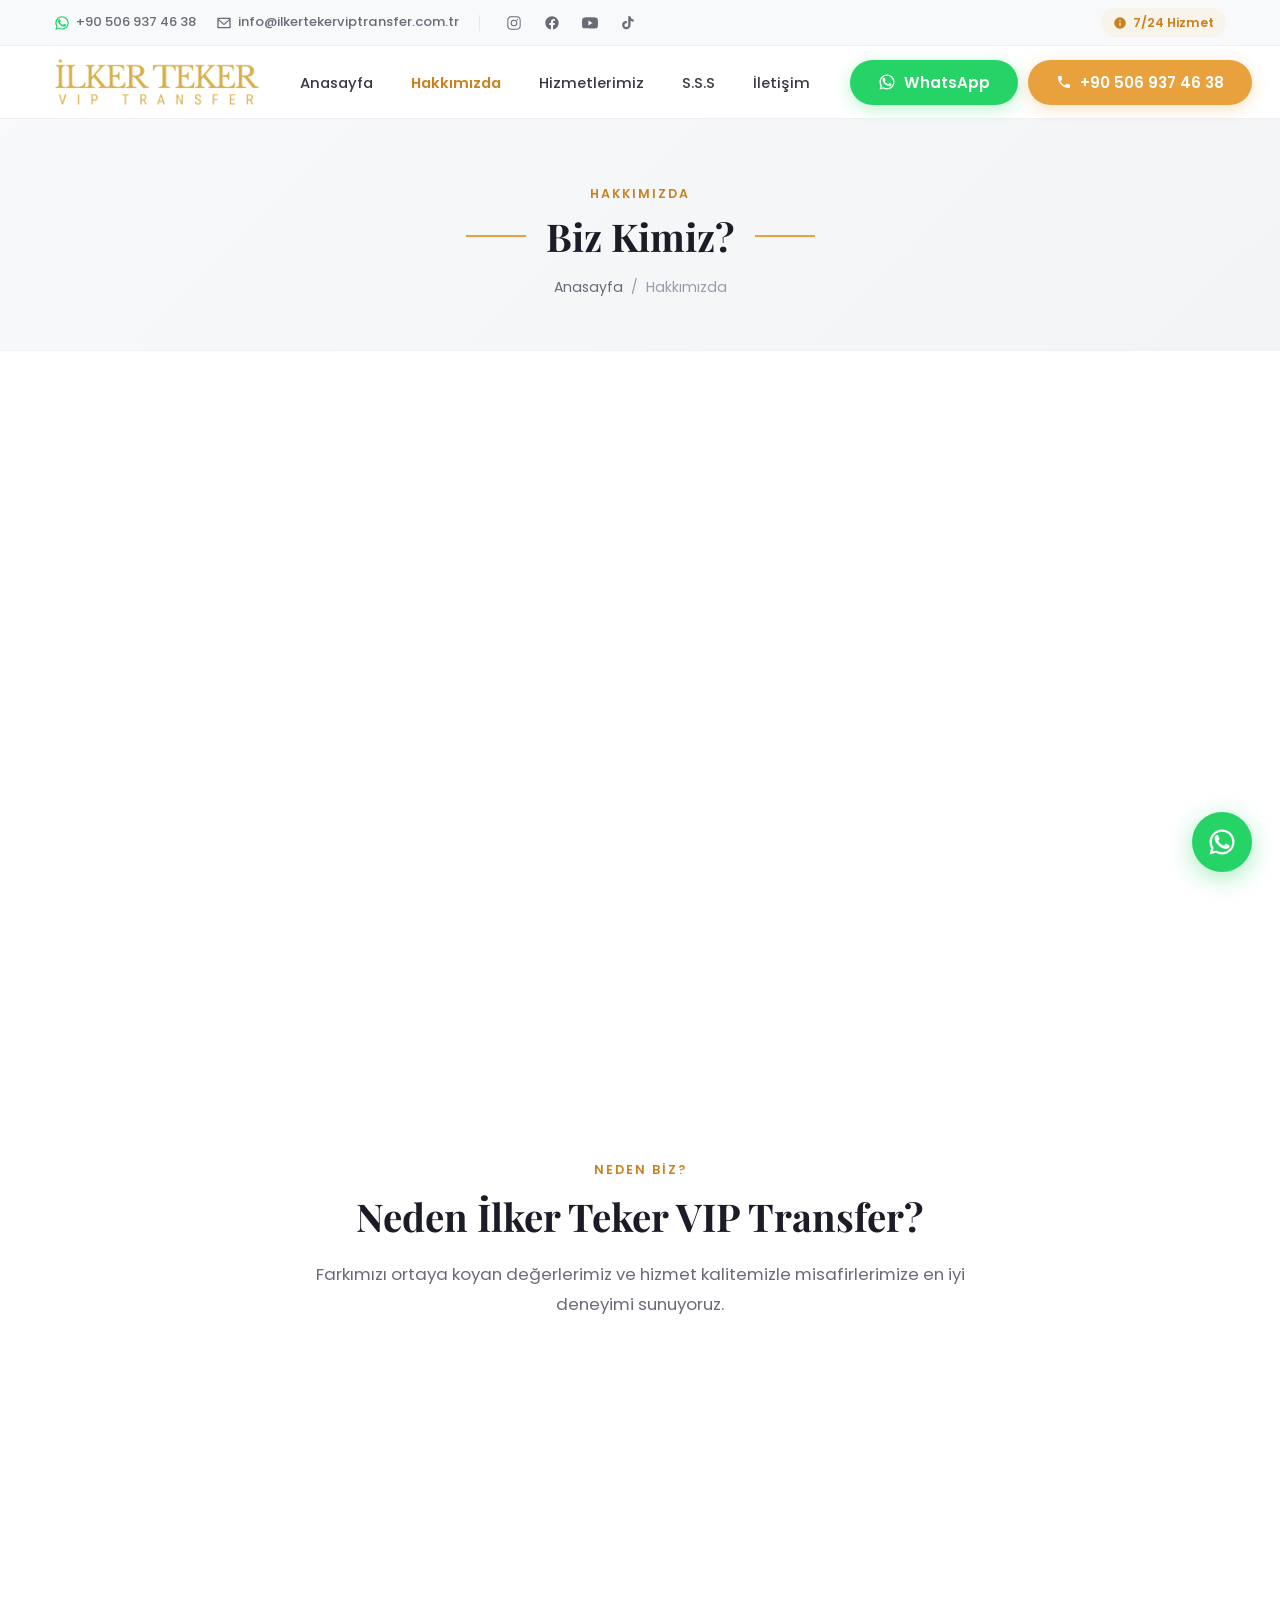
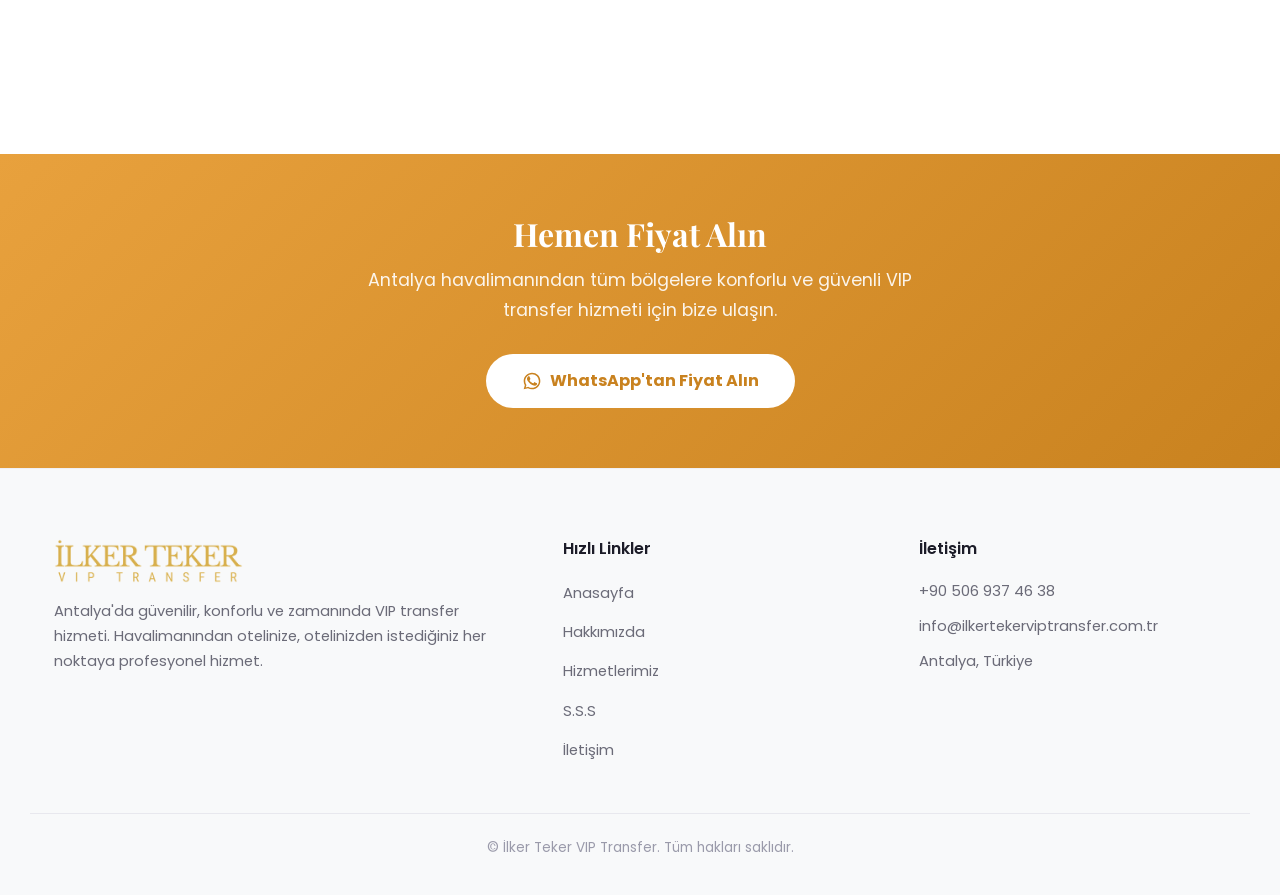
<file: hakkimizda.html>
<!DOCTYPE html>
<html lang="tr">
<head>
  <meta charset="UTF-8">
  <meta name="viewport" content="width=device-width, initial-scale=1.0">
  <title>Hakkımızda | İlker Teker VIP Transfer - Antalya Transfer</title>
  <meta name="description" content="İlker Teker VIP Transfer hakkında bilgi edinin. Antalya'da yılların deneyimiyle güvenli, konforlu ve profesyonel transfer hizmeti sunuyoruz.">
  <meta name="keywords" content="ilker teker vip transfer hakkında, antalya transfer hakkımızda, antalya vip transfer şirketi">
  <meta name="author" content="İlker Teker VIP Transfer">
  <meta name="robots" content="index, follow">
  <link rel="canonical" href="https://www.ilkertekerviptransfer.com.tr/hakkimizda.html">

  <meta property="og:type" content="website">
  <meta property="og:title" content="Hakkımızda | İlker Teker VIP Transfer">
  <meta property="og:description" content="Antalya'da yılların deneyimiyle güvenli, konforlu ve profesyonel transfer hizmeti sunuyoruz.">
  <meta property="og:image" content="https://www.ilkertekerviptransfer.com.tr/img/hero.jpeg">
  <meta property="og:url" content="https://www.ilkertekerviptransfer.com.tr/hakkimizda.html">
  <meta property="og:locale" content="tr_TR">

  <link rel="icon" type="image/png" href="img/ilkerteker.png">
  <link rel="apple-touch-icon" href="img/ilkerteker.png">

  <link rel="preconnect" href="https://fonts.googleapis.com">
  <link rel="preconnect" href="https://fonts.gstatic.com" crossorigin>
  <link href="https://fonts.googleapis.com/css2?family=Poppins:wght@300;400;500;600;700;800&family=Playfair+Display:wght@600;700;800&display=swap" rel="stylesheet">

  <link rel="stylesheet" href="css/style.css?v=20261031">
</head>
<body>

  <!-- Top Bar -->
  <div class="top-bar" id="topBar">
    <div class="container top-bar-inner">
      <div class="top-bar-left">
        <a href="https://wa.me/905069374638" target="_blank" rel="noopener">
          <svg class="whatsapp-icon" viewBox="0 0 24 24" width="16" height="16" fill="currentColor" aria-hidden="true"><path d="M17.472 14.382c-.297-.149-1.758-.867-2.03-.967-.273-.099-.471-.148-.67.15-.197.297-.767.966-.94 1.164-.173.199-.347.223-.644.075-.297-.15-1.255-.463-2.39-1.475-.883-.788-1.48-1.761-1.653-2.059-.173-.297-.018-.458.13-.606.134-.133.298-.347.446-.52.149-.174.198-.298.298-.497.099-.198.05-.371-.025-.52-.075-.149-.669-1.612-.916-2.207-.242-.579-.487-.5-.669-.51-.173-.008-.371-.01-.57-.01-.198 0-.52.074-.792.372-.272.297-1.04 1.016-1.04 2.479 0 1.462 1.065 2.875 1.213 3.074.149.198 2.096 3.2 5.077 4.487.709.306 1.262.489 1.694.625.712.227 1.36.195 1.871.118.571-.085 1.758-.719 2.006-1.413.248-.694.248-1.289.173-1.413-.074-.124-.272-.198-.57-.347z"/><path d="M12.004 2.003c-5.514 0-9.997 4.483-9.997 9.997 0 1.762.463 3.482 1.343 4.997L2 22l5.117-1.334a9.96 9.96 0 0 0 4.887 1.246h.004c5.514 0 9.997-4.483 9.997-9.997 0-2.67-1.04-5.182-2.929-7.07a9.935 9.935 0 0 0-7.072-2.842zm0 18.187a8.15 8.15 0 0 1-4.152-1.137l-.298-.177-3.037.792.811-2.96-.194-.304a8.184 8.184 0 0 1-1.256-4.377c0-4.522 3.679-8.201 8.203-8.201 2.19 0 4.25.854 5.799 2.403a8.15 8.15 0 0 1 2.399 5.801c0 4.523-3.679 8.16-8.275 8.16z"/></svg>
          +90 506 937 46 38
        </a>
        <a href="mailto:info@ilkertekerviptransfer.com.tr">
          <svg viewBox="0 0 24 24" width="16" height="16" fill="currentColor" aria-hidden="true"><path d="M2 4h20v16H2zm2 2v.01L12 13l8-6.99V6H4zm16 12V8.24l-8 6.99-8-6.99V18z"/></svg>
          info@ilkertekerviptransfer.com.tr
        </a>
        <span class="top-bar-separator" aria-hidden="true"></span>
        <div class="top-bar-social">
          <a href="https://www.instagram.com/ilkertekerviptransfer/" target="_blank" rel="noopener" class="social-instagram" aria-label="Instagram">
            <svg viewBox="0 0 24 24" width="16" height="16" fill="currentColor"><path d="M7.75 2h8.5A5.75 5.75 0 0 1 22 7.75v8.5A5.75 5.75 0 0 1 16.25 22h-8.5A5.75 5.75 0 0 1 2 16.25v-8.5A5.75 5.75 0 0 1 7.75 2zm0 1.5A4.25 4.25 0 0 0 3.5 7.75v8.5A4.25 4.25 0 0 0 7.75 20.5h8.5A4.25 4.25 0 0 0 20.5 16.25v-8.5A4.25 4.25 0 0 0 16.25 3.5zM12 7a5 5 0 1 1 0 10 5 5 0 0 1 0-10zm0 1.5a3.5 3.5 0 1 0 0 7 3.5 3.5 0 0 0 0-7zm5.25-2.5a1 1 0 1 1 0 2 1 1 0 0 1 0-2z"/></svg>
          </a>
          <a href="https://www.facebook.com/ilkertekerviptransfer/" target="_blank" rel="noopener" class="social-facebook" aria-label="Facebook">
            <svg viewBox="0 0 24 24" width="16" height="16" fill="currentColor"><path d="M22 12c0-5.523-4.477-10-10-10S2 6.477 2 12c0 4.991 3.657 9.128 8.438 9.879v-6.988h-2.54V12h2.54V9.797c0-2.506 1.492-3.89 3.777-3.89 1.094 0 2.238.195 2.238.195v2.46h-1.26c-1.243 0-1.63.771-1.63 1.562V12h2.773l-.443 2.891h-2.33v6.988C18.343 21.128 22 16.991 22 12z"/></svg>
          </a>
          <a href="https://www.youtube.com/@ilkertekerviptransfer" target="_blank" rel="noopener" class="social-youtube" aria-label="YouTube">
            <svg viewBox="0 0 24 24" width="16" height="16" fill="currentColor"><path d="M23.498 6.186a3.016 3.016 0 0 0-2.122-2.136C19.505 3.545 12 3.545 12 3.545s-7.505 0-9.377.505A3.017 3.017 0 0 0 .502 6.186C0 8.07 0 12 0 12s0 3.93.502 5.814a3.016 3.016 0 0 0 2.122 2.136c1.871.505 9.376.505 9.376.505s7.505 0 9.377-.505a3.015 3.015 0 0 0 2.122-2.136C24 15.93 24 12 24 12s0-3.93-.502-5.814zM9.545 15.568V8.432L15.818 12z"/></svg>
          </a>
          <a href="https://www.tiktok.com/@ilkertekerviptransfer" target="_blank" rel="noopener" class="social-tiktok" aria-label="TikTok">
            <svg viewBox="0 0 24 24" width="16" height="16" fill="currentColor"><path d="M19.59 6.69a4.83 4.83 0 0 1-3.77-4.25V2h-3.45v13.67a2.89 2.89 0 0 1-2.88 2.5 2.89 2.89 0 0 1-2.89-2.89 2.89 2.89 0 0 1 2.89-2.89c.28 0 .54.04.79.1v-3.5a6.37 6.37 0 0 0-.79-.05A6.34 6.34 0 0 0 3.15 15a6.34 6.34 0 0 0 6.34 6.34 6.34 6.34 0 0 0 6.34-6.34V8.75a8.18 8.18 0 0 0 4.76 1.52v-3.4a4.85 4.85 0 0 1-1-.18z"/></svg>
          </a>
        </div>
      </div>
      <div class="top-bar-right">
        <span class="service-badge">
          <svg viewBox="0 0 24 24" width="14" height="14" fill="currentColor" aria-hidden="true"><path d="M12 2a10 10 0 1 0 0 20 10 10 0 0 0 0-20zm1 15h-2v-6h2zm0-8h-2V7h2z"/></svg>
          7/24 Hizmet
        </span>
      </div>
    </div>
  </div>

  <!-- Header -->
  <header class="site-header" id="siteHeader">
    <div class="container header-inner">
      <a href="index.html" class="logo" aria-label="İlker Teker VIP Transfer Ana Sayfa">
        <img src="img/logo.png" alt="İlker Teker VIP Transfer Logo" width="206" height="48">
      </a>
      <nav class="main-nav" id="mainNav">
        <ul>
          <li><a href="index.html">Anasayfa</a></li>
          <li><a href="hakkimizda.html" class="active">Hakkımızda</a></li>
          <li><a href="hizmetler.html">Hizmetlerimiz</a></li>
          <li><a href="sss.html">S.S.S</a></li>
          <li><a href="iletisim.html">İletişim</a></li>
        </ul>
      </nav>
      <div class="header-actions">
        <a href="https://wa.me/905069374638" class="btn btn-whatsapp" target="_blank" rel="noopener">
          <svg viewBox="0 0 24 24" width="18" height="18" fill="currentColor" aria-hidden="true"><path d="M17.472 14.382c-.297-.149-1.758-.867-2.03-.967-.273-.099-.471-.148-.67.15-.197.297-.767.966-.94 1.164-.173.199-.347.223-.644.075-.297-.15-1.255-.463-2.39-1.475-.883-.788-1.48-1.761-1.653-2.059-.173-.297-.018-.458.13-.606.134-.133.298-.347.446-.52.149-.174.198-.298.298-.497.099-.198.05-.371-.025-.52-.075-.149-.669-1.612-.916-2.207-.242-.579-.487-.5-.669-.51-.173-.008-.371-.01-.57-.01-.198 0-.52.074-.792.372-.272.297-1.04 1.016-1.04 2.479 0 1.462 1.065 2.875 1.213 3.074.149.198 2.096 3.2 5.077 4.487.709.306 1.262.489 1.694.625.712.227 1.36.195 1.871.118.571-.085 1.758-.719 2.006-1.413.248-.694.248-1.289.173-1.413-.074-.124-.272-.198-.57-.347z"/><path d="M12.004 2.003c-5.514 0-9.997 4.483-9.997 9.997 0 1.762.463 3.482 1.343 4.997L2 22l5.117-1.334a9.96 9.96 0 0 0 4.887 1.246h.004c5.514 0 9.997-4.483 9.997-9.997 0-2.67-1.04-5.182-2.929-7.07a9.935 9.935 0 0 0-7.072-2.842zm0 18.187a8.15 8.15 0 0 1-4.152-1.137l-.298-.177-3.037.792.811-2.96-.194-.304a8.184 8.184 0 0 1-1.256-4.377c0-4.522 3.679-8.201 8.203-8.201 2.19 0 4.25.854 5.799 2.403a8.15 8.15 0 0 1 2.399 5.801c0 4.523-3.679 8.16-8.275 8.16z"/></svg>
          <span>WhatsApp</span>
        </a>
        <a href="tel:+905069374638" class="btn btn-primary">
          <svg viewBox="0 0 24 24" width="16" height="16" fill="currentColor" aria-hidden="true"><path d="M6.62 10.79a15.05 15.05 0 0 0 6.59 6.59l2.2-2.2a1 1 0 0 1 1.02-.24 11.36 11.36 0 0 0 3.57.57 1 1 0 0 1 1 1V20a1 1 0 0 1-1 1A17 17 0 0 1 3 4a1 1 0 0 1 1-1h3.5a1 1 0 0 1 1 1 11.36 11.36 0 0 0 .57 3.57 1 1 0 0 1-.25 1.02z"/></svg>
          +90 506 937 46 38
        </a>
      </div>
      <button class="hamburger" id="hamburgerBtn" aria-label="Menüyü aç" aria-expanded="false" aria-controls="mainNav">
        <span></span><span></span><span></span>
      </button>
    </div>
  </header>


  <!-- Page Banner -->
  <section class="page-banner">
    <div class="container">
      <span class="section-eyebrow">Hakkımızda</span>
      <h1 class="section-title section-title-line">Biz Kimiz?</h1>
      <div class="breadcrumb">
        <a href="index.html">Anasayfa</a>
        <span class="breadcrumb-separator">/</span>
        <span>Hakkımızda</span>
      </div>
    </div>
  </section>

  <!-- About Content -->
  <section class="section about-content">
    <div class="container">
      <div class="about-text fade-in">
        <p>İlker Teker VIP Transfer olarak, Antalya'da yılların getirdiği deneyim ve profesyonellikle misafirlerimize en kaliteli transfer hizmetini sunuyoruz. Havalimanından otelinize, otelinizden istediğiniz her noktaya güvenli, konforlu ve zamanında ulaşmanızı sağlıyoruz.</p>
        <p>Müşteri memnuniyetini her şeyin üzerinde tutan ekibimiz, her bir yolculuğu özel bir deneyime dönüştürmek için titizlikle çalışmaktadır. VIP araçlarımız düzenli olarak bakımdan geçirilmekte, şoförlerimiz ise deneyimli ve güler yüzlü profesyonellerden oluşmaktadır.</p>
        <p>7/24 hizmet anlayışımızla, gece gündüz demeden tüm transfer taleplerinize hızlı ve profesyonel çözümler üretiyoruz. Uçuş takibi yaparak gecikme durumlarında bile sizi bekliyor ve ek ücret talep etmiyoruz.</p>
      </div>
    </div>
  </section>

  <!-- Stats -->
  <section class="stats fade-in">
    <div class="container">
      <div class="stats-grid">
        <div class="stat-item">
          <h3>7/24</h3>
          <p>Kesintisiz Hizmet</p>
        </div>
        <div class="stat-item">
          <h3>1000+</h3>
          <p>Mutlu Yolcu</p>
        </div>
        <div class="stat-item">
          <h3>12+</h3>
          <p>Hizmet Bölgesi</p>
        </div>
        <div class="stat-item">
          <h3>%100</h3>
          <p>Müşteri Memnuniyeti</p>
        </div>
      </div>
    </div>
  </section>

  <!-- Neden Biz -->
  <section class="section why-us">
    <div class="container">
      <span class="section-eyebrow">Neden Biz?</span>
      <h2 class="section-title section-title-centered">Neden İlker Teker VIP Transfer?</h2>
      <p class="section-desc section-desc-centered">Farkımızı ortaya koyan değerlerimiz ve hizmet kalitemizle misafirlerimize en iyi deneyimi sunuyoruz.</p>

      <div class="grid grid-4 why-grid fade-in">
        <div class="why-card">
          <div class="why-icon">
            <svg viewBox="0 0 24 24" width="32" height="32" fill="none" stroke="currentColor" stroke-width="1.6"><circle cx="12" cy="12" r="9"/><path d="M12 7v5l3 3"/></svg>
          </div>
          <h3>Zamanında Hizmet</h3>
          <p>Uçuşunuzu canlı takip ediyor, sizi her zaman tam vaktinde karşılıyoruz. Gecikmeler için ek ücret talep etmiyoruz.</p>
        </div>
        <div class="why-card">
          <div class="why-icon">
            <svg viewBox="0 0 24 24" width="32" height="32" fill="none" stroke="currentColor" stroke-width="1.6"><path d="M5 11l1.5-4.5A2 2 0 0 1 8.4 5h7.2a2 2 0 0 1 1.9 1.5L19 11M5 11h14M5 11a2 2 0 0 0-2 2v4a1 1 0 0 0 1 1h1a1 1 0 0 0 1-1v-1h12v1a1 1 0 0 0 1 1h1a1 1 0 0 0 1-1v-4a2 2 0 0 0-2-2"/></svg>
          </div>
          <h3>Konforlu Araçlar</h3>
          <p>Düzenli bakımdan geçen, temiz ve geniş VIP araçlarımızla keyifli bir yolculuk deneyimi yaşayın.</p>
        </div>
        <div class="why-card">
          <div class="why-icon">
            <svg viewBox="0 0 24 24" width="32" height="32" fill="none" stroke="currentColor" stroke-width="1.6"><circle cx="12" cy="8" r="4"/><path d="M4 21c0-3.87 3.58-6 8-6s8 2.13 8 6"/></svg>
          </div>
          <h3>Profesyonel Şoförler</h3>
          <p>Deneyimli, güler yüzlü ve bölgeye hakim şoförlerimizle güvenle seyahat edin.</p>
        </div>
        <div class="why-card">
          <div class="why-icon">
            <svg viewBox="0 0 24 24" width="32" height="32" fill="none" stroke="currentColor" stroke-width="1.6"><path d="M12 3l2.39 4.84 5.34.78-3.86 3.76.91 5.32L12 15.27l-4.78 2.43.91-5.32L4.27 8.62l5.34-.78z"/></svg>
          </div>
          <h3>Ayrıcalıklı Deneyim</h3>
          <p>Her detayı düşünülmüş, kişiye özel bir transfer deneyimi sunuyor, tüm beklentilerinizi karşılıyoruz.</p>
        </div>
      </div>
    </div>
  </section>

  <!-- CTA Banner -->
  <section class="cta-banner">
    <div class="container">
      <h2>Hemen Fiyat Alın</h2>
      <p>Antalya havalimanından tüm bölgelere konforlu ve güvenli VIP transfer hizmeti için bize ulaşın.</p>
      <a href="https://wa.me/905069374638" class="btn btn-lg" target="_blank" rel="noopener">
        <svg viewBox="0 0 24 24" width="20" height="20" fill="currentColor" aria-hidden="true"><path d="M17.472 14.382c-.297-.149-1.758-.867-2.03-.967-.273-.099-.471-.148-.67.15-.197.297-.767.966-.94 1.164-.173.199-.347.223-.644.075-.297-.15-1.255-.463-2.39-1.475-.883-.788-1.48-1.761-1.653-2.059-.173-.297-.018-.458.13-.606.134-.133.298-.347.446-.52.149-.174.198-.298.298-.497.099-.198.05-.371-.025-.52-.075-.149-.669-1.612-.916-2.207-.242-.579-.487-.5-.669-.51-.173-.008-.371-.01-.57-.01-.198 0-.52.074-.792.372-.272.297-1.04 1.016-1.04 2.479 0 1.462 1.065 2.875 1.213 3.074.149.198 2.096 3.2 5.077 4.487.709.306 1.262.489 1.694.625.712.227 1.36.195 1.871.118.571-.085 1.758-.719 2.006-1.413.248-.694.248-1.289.173-1.413-.074-.124-.272-.198-.57-.347z"/><path d="M12.004 2.003c-5.514 0-9.997 4.483-9.997 9.997 0 1.762.463 3.482 1.343 4.997L2 22l5.117-1.334a9.96 9.96 0 0 0 4.887 1.246h.004c5.514 0 9.997-4.483 9.997-9.997 0-2.67-1.04-5.182-2.929-7.07a9.935 9.935 0 0 0-7.072-2.842zm0 18.187a8.15 8.15 0 0 1-4.152-1.137l-.298-.177-3.037.792.811-2.96-.194-.304a8.184 8.184 0 0 1-1.256-4.377c0-4.522 3.679-8.201 8.203-8.201 2.19 0 4.25.854 5.799 2.403a8.15 8.15 0 0 1 2.399 5.801c0 4.523-3.679 8.16-8.275 8.16z"/></svg>
        WhatsApp'tan Fiyat Alın
      </a>
    </div>
  </section>

  <!-- Footer -->
  <footer class="site-footer">
    <div class="container footer-inner">
      <div class="footer-brand">
        <img src="img/logo.png" alt="İlker Teker VIP Transfer Logo" width="189" height="44">
        <p>Antalya'da güvenilir, konforlu ve zamanında VIP transfer hizmeti. Havalimanından otelinize, otelinizden istediğiniz her noktaya profesyonel hizmet.</p>
      </div>
      <div class="footer-links">
        <h4>Hızlı Linkler</h4>
        <ul>
          <li><a href="index.html">Anasayfa</a></li>
          <li><a href="hakkimizda.html">Hakkımızda</a></li>
          <li><a href="hizmetler.html">Hizmetlerimiz</a></li>
          <li><a href="sss.html">S.S.S</a></li>
          <li><a href="iletisim.html">İletişim</a></li>
        </ul>
      </div>
      <div class="footer-contact">
        <h4>İletişim</h4>
        <p><a href="tel:+905069374638">+90 506 937 46 38</a></p>
        <p><a href="mailto:info@ilkertekerviptransfer.com.tr">info@ilkertekerviptransfer.com.tr</a></p>
        <p>Antalya, Türkiye</p>
      </div>
    </div>
    <div class="footer-bottom">
      <div class="container">
        <p>&copy; <span id="year"></span> İlker Teker VIP Transfer. Tüm hakları saklıdır.</p>
      </div>
    </div>
  </footer>

  <a href="https://wa.me/905069374638" class="whatsapp-float" target="_blank" rel="noopener" aria-label="WhatsApp ile iletişime geçin">
    <svg viewBox="0 0 24 24" width="30" height="30" fill="currentColor" aria-hidden="true"><path d="M17.472 14.382c-.297-.149-1.758-.867-2.03-.967-.273-.099-.471-.148-.67.15-.197.297-.767.966-.94 1.164-.173.199-.347.223-.644.075-.297-.15-1.255-.463-2.39-1.475-.883-.788-1.48-1.761-1.653-2.059-.173-.297-.018-.458.13-.606.134-.133.298-.347.446-.52.149-.174.198-.298.298-.497.099-.198.05-.371-.025-.52-.075-.149-.669-1.612-.916-2.207-.242-.579-.487-.5-.669-.51-.173-.008-.371-.01-.57-.01-.198 0-.52.074-.792.372-.272.297-1.04 1.016-1.04 2.479 0 1.462 1.065 2.875 1.213 3.074.149.198 2.096 3.2 5.077 4.487.709.306 1.262.489 1.694.625.712.227 1.36.195 1.871.118.571-.085 1.758-.719 2.006-1.413.248-.694.248-1.289.173-1.413-.074-.124-.272-.198-.57-.347z"/><path d="M12.004 2.003c-5.514 0-9.997 4.483-9.997 9.997 0 1.762.463 3.482 1.343 4.997L2 22l5.117-1.334a9.96 9.96 0 0 0 4.887 1.246h.004c5.514 0 9.997-4.483 9.997-9.997 0-2.67-1.04-5.182-2.929-7.07a9.935 9.935 0 0 0-7.072-2.842zm0 18.187a8.15 8.15 0 0 1-4.152-1.137l-.298-.177-3.037.792.811-2.96-.194-.304a8.184 8.184 0 0 1-1.256-4.377c0-4.522 3.679-8.201 8.203-8.201 2.19 0 4.25.854 5.799 2.403a8.15 8.15 0 0 1 2.399 5.801c0 4.523-3.679 8.16-8.275 8.16z"/></svg>
  </a>

  <button class="scroll-top" id="scrollTopBtn" aria-label="Sayfanın üstüne çık">
    <svg viewBox="0 0 24 24" width="20" height="20" fill="currentColor" aria-hidden="true"><path d="M12 4l-8 8h5v8h6v-8h5z"/></svg>
  </button>

  <script src="js/main.js?v=20261030"></script>
</body>
</html>
</file>
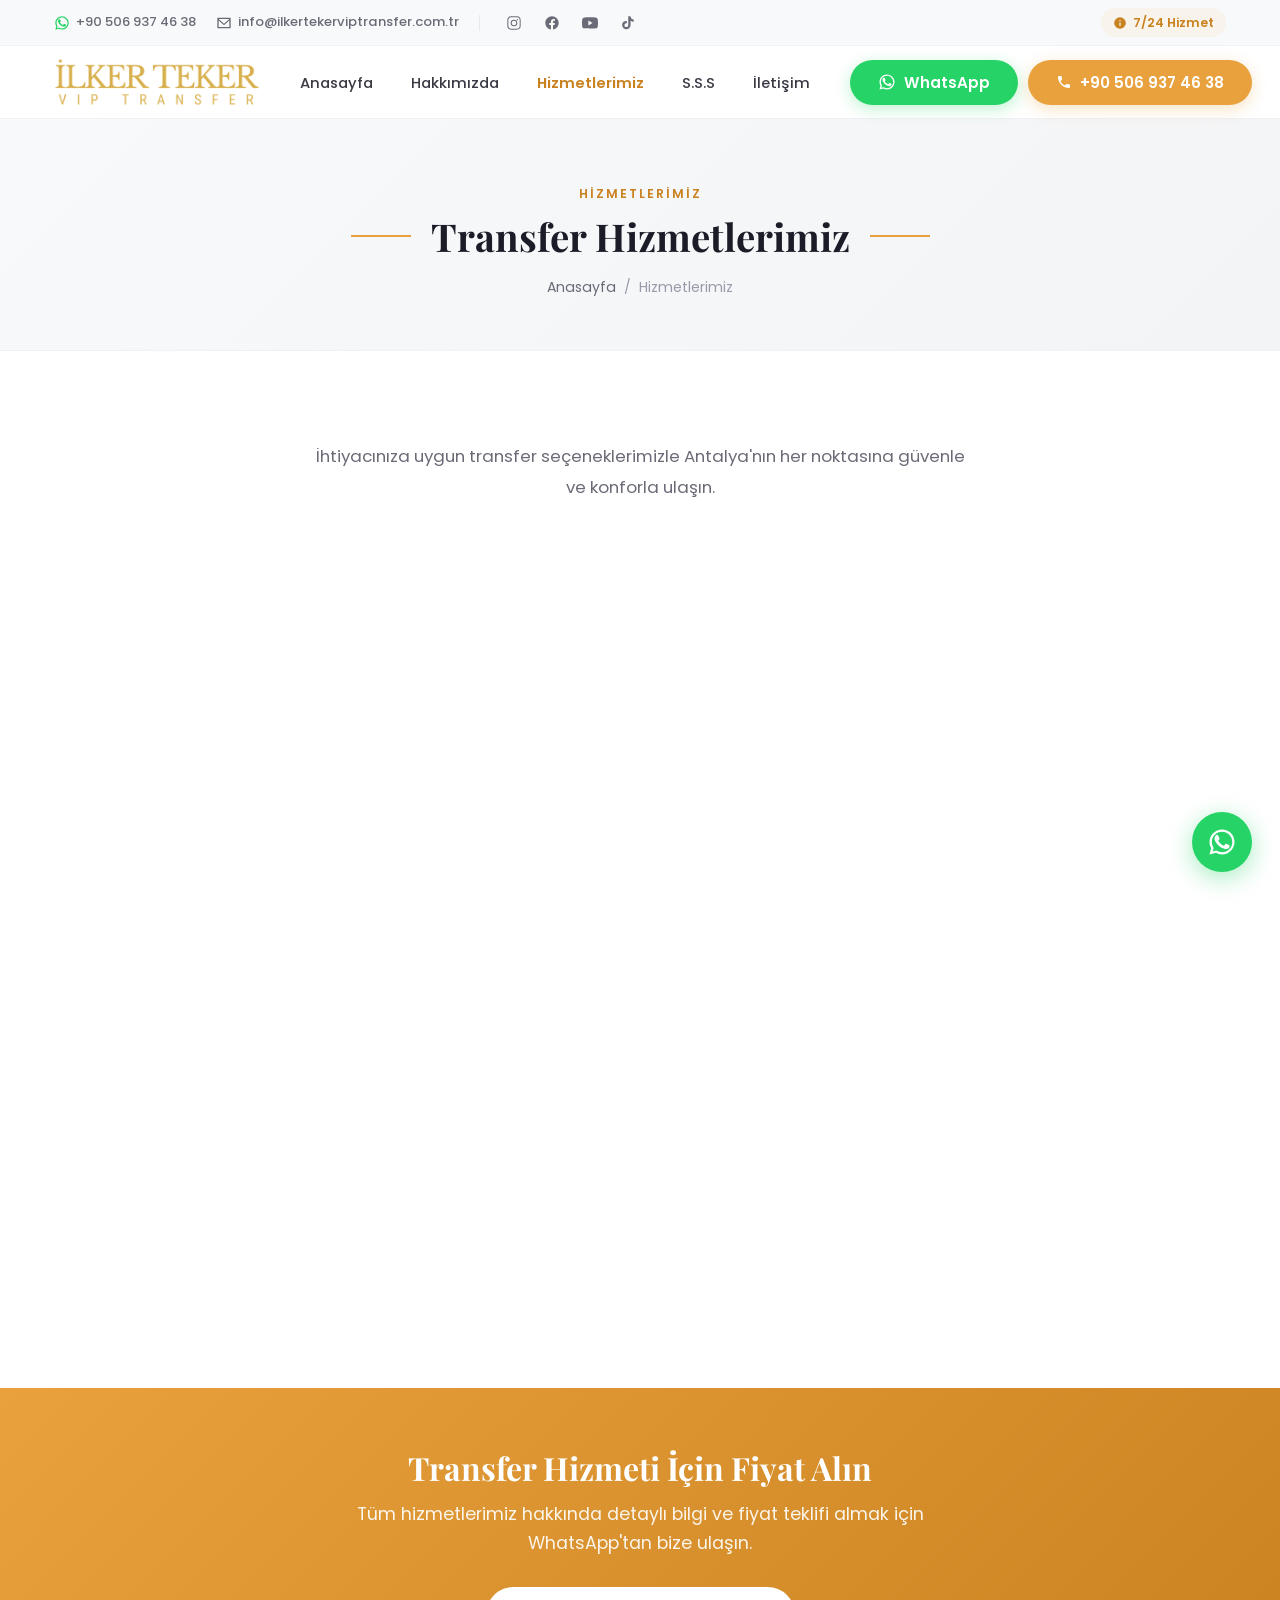
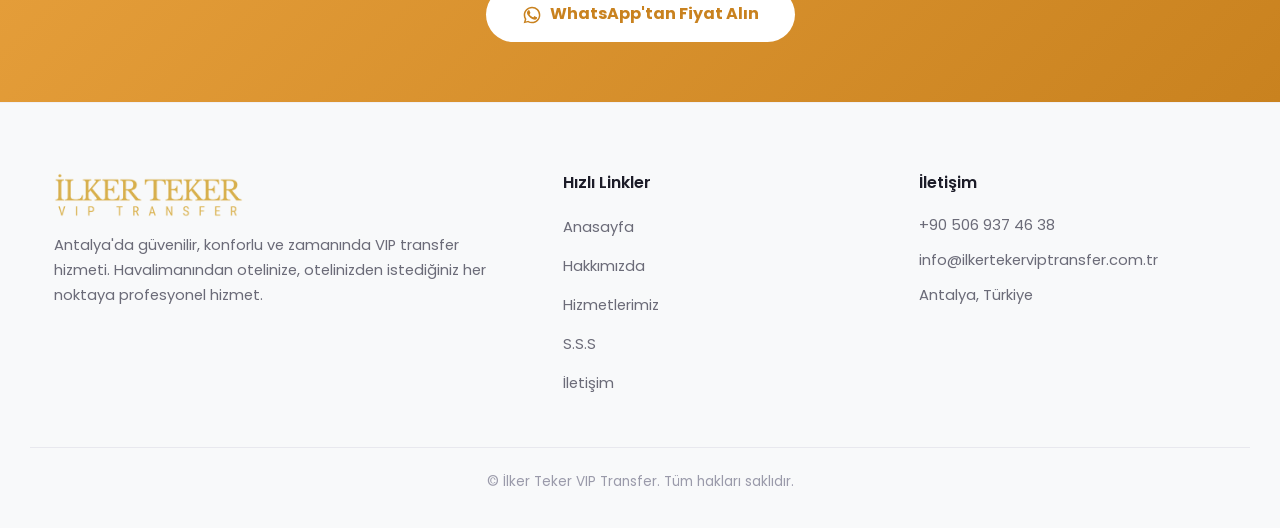
<file: hizmetler.html>
<!DOCTYPE html>
<html lang="tr">
<head>
  <meta charset="UTF-8">
  <meta name="viewport" content="width=device-width, initial-scale=1.0">
  <title>Hizmetlerimiz | İlker Teker VIP Transfer - Antalya Transfer</title>
  <meta name="description" content="İlker Teker VIP Transfer hizmetleri: Havalimanı transferi, kurumsal transfer, şehirler arası transfer, saatlik tur, VIP karşılama ve grup transferi.">
  <meta name="keywords" content="antalya havalimanı transfer, antalya vip transfer hizmetleri, kurumsal transfer, şehirler arası transfer, grup transferi">
  <meta name="author" content="İlker Teker VIP Transfer">
  <meta name="robots" content="index, follow">
  <link rel="canonical" href="https://www.ilkertekerviptransfer.com.tr/hizmetler.html">

  <meta property="og:type" content="website">
  <meta property="og:title" content="Hizmetlerimiz | İlker Teker VIP Transfer">
  <meta property="og:description" content="Havalimanı transferi, kurumsal transfer, şehirler arası transfer ve daha fazlası.">
  <meta property="og:image" content="https://www.ilkertekerviptransfer.com.tr/img/hero.jpeg">
  <meta property="og:url" content="https://www.ilkertekerviptransfer.com.tr/hizmetler.html">
  <meta property="og:locale" content="tr_TR">

  <link rel="icon" type="image/png" href="img/ilkerteker.png">
  <link rel="apple-touch-icon" href="img/ilkerteker.png">

  <link rel="preconnect" href="https://fonts.googleapis.com">
  <link rel="preconnect" href="https://fonts.gstatic.com" crossorigin>
  <link href="https://fonts.googleapis.com/css2?family=Poppins:wght@300;400;500;600;700;800&family=Playfair+Display:wght@600;700;800&display=swap" rel="stylesheet">

  <link rel="stylesheet" href="css/style.css?v=20261031">
</head>
<body>

  <!-- Top Bar -->
  <div class="top-bar" id="topBar">
    <div class="container top-bar-inner">
      <div class="top-bar-left">
        <a href="https://wa.me/905069374638" target="_blank" rel="noopener">
          <svg class="whatsapp-icon" viewBox="0 0 24 24" width="16" height="16" fill="currentColor" aria-hidden="true"><path d="M17.472 14.382c-.297-.149-1.758-.867-2.03-.967-.273-.099-.471-.148-.67.15-.197.297-.767.966-.94 1.164-.173.199-.347.223-.644.075-.297-.15-1.255-.463-2.39-1.475-.883-.788-1.48-1.761-1.653-2.059-.173-.297-.018-.458.13-.606.134-.133.298-.347.446-.52.149-.174.198-.298.298-.497.099-.198.05-.371-.025-.52-.075-.149-.669-1.612-.916-2.207-.242-.579-.487-.5-.669-.51-.173-.008-.371-.01-.57-.01-.198 0-.52.074-.792.372-.272.297-1.04 1.016-1.04 2.479 0 1.462 1.065 2.875 1.213 3.074.149.198 2.096 3.2 5.077 4.487.709.306 1.262.489 1.694.625.712.227 1.36.195 1.871.118.571-.085 1.758-.719 2.006-1.413.248-.694.248-1.289.173-1.413-.074-.124-.272-.198-.57-.347z"/><path d="M12.004 2.003c-5.514 0-9.997 4.483-9.997 9.997 0 1.762.463 3.482 1.343 4.997L2 22l5.117-1.334a9.96 9.96 0 0 0 4.887 1.246h.004c5.514 0 9.997-4.483 9.997-9.997 0-2.67-1.04-5.182-2.929-7.07a9.935 9.935 0 0 0-7.072-2.842zm0 18.187a8.15 8.15 0 0 1-4.152-1.137l-.298-.177-3.037.792.811-2.96-.194-.304a8.184 8.184 0 0 1-1.256-4.377c0-4.522 3.679-8.201 8.203-8.201 2.19 0 4.25.854 5.799 2.403a8.15 8.15 0 0 1 2.399 5.801c0 4.523-3.679 8.16-8.275 8.16z"/></svg>
          +90 506 937 46 38
        </a>
        <a href="mailto:info@ilkertekerviptransfer.com.tr">
          <svg viewBox="0 0 24 24" width="16" height="16" fill="currentColor" aria-hidden="true"><path d="M2 4h20v16H2zm2 2v.01L12 13l8-6.99V6H4zm16 12V8.24l-8 6.99-8-6.99V18z"/></svg>
          info@ilkertekerviptransfer.com.tr
        </a>
        <span class="top-bar-separator" aria-hidden="true"></span>
        <div class="top-bar-social">
          <a href="https://www.instagram.com/ilkertekerviptransfer/" target="_blank" rel="noopener" class="social-instagram" aria-label="Instagram">
            <svg viewBox="0 0 24 24" width="16" height="16" fill="currentColor"><path d="M7.75 2h8.5A5.75 5.75 0 0 1 22 7.75v8.5A5.75 5.75 0 0 1 16.25 22h-8.5A5.75 5.75 0 0 1 2 16.25v-8.5A5.75 5.75 0 0 1 7.75 2zm0 1.5A4.25 4.25 0 0 0 3.5 7.75v8.5A4.25 4.25 0 0 0 7.75 20.5h8.5A4.25 4.25 0 0 0 20.5 16.25v-8.5A4.25 4.25 0 0 0 16.25 3.5zM12 7a5 5 0 1 1 0 10 5 5 0 0 1 0-10zm0 1.5a3.5 3.5 0 1 0 0 7 3.5 3.5 0 0 0 0-7zm5.25-2.5a1 1 0 1 1 0 2 1 1 0 0 1 0-2z"/></svg>
          </a>
          <a href="https://www.facebook.com/ilkertekerviptransfer/" target="_blank" rel="noopener" class="social-facebook" aria-label="Facebook">
            <svg viewBox="0 0 24 24" width="16" height="16" fill="currentColor"><path d="M22 12c0-5.523-4.477-10-10-10S2 6.477 2 12c0 4.991 3.657 9.128 8.438 9.879v-6.988h-2.54V12h2.54V9.797c0-2.506 1.492-3.89 3.777-3.89 1.094 0 2.238.195 2.238.195v2.46h-1.26c-1.243 0-1.63.771-1.63 1.562V12h2.773l-.443 2.891h-2.33v6.988C18.343 21.128 22 16.991 22 12z"/></svg>
          </a>
          <a href="https://www.youtube.com/@ilkertekerviptransfer" target="_blank" rel="noopener" class="social-youtube" aria-label="YouTube">
            <svg viewBox="0 0 24 24" width="16" height="16" fill="currentColor"><path d="M23.498 6.186a3.016 3.016 0 0 0-2.122-2.136C19.505 3.545 12 3.545 12 3.545s-7.505 0-9.377.505A3.017 3.017 0 0 0 .502 6.186C0 8.07 0 12 0 12s0 3.93.502 5.814a3.016 3.016 0 0 0 2.122 2.136c1.871.505 9.376.505 9.376.505s7.505 0 9.377-.505a3.015 3.015 0 0 0 2.122-2.136C24 15.93 24 12 24 12s0-3.93-.502-5.814zM9.545 15.568V8.432L15.818 12z"/></svg>
          </a>
          <a href="https://www.tiktok.com/@ilkertekerviptransfer" target="_blank" rel="noopener" class="social-tiktok" aria-label="TikTok">
            <svg viewBox="0 0 24 24" width="16" height="16" fill="currentColor"><path d="M19.59 6.69a4.83 4.83 0 0 1-3.77-4.25V2h-3.45v13.67a2.89 2.89 0 0 1-2.88 2.5 2.89 2.89 0 0 1-2.89-2.89 2.89 2.89 0 0 1 2.89-2.89c.28 0 .54.04.79.1v-3.5a6.37 6.37 0 0 0-.79-.05A6.34 6.34 0 0 0 3.15 15a6.34 6.34 0 0 0 6.34 6.34 6.34 6.34 0 0 0 6.34-6.34V8.75a8.18 8.18 0 0 0 4.76 1.52v-3.4a4.85 4.85 0 0 1-1-.18z"/></svg>
          </a>
        </div>
      </div>
      <div class="top-bar-right">
        <span class="service-badge">
          <svg viewBox="0 0 24 24" width="14" height="14" fill="currentColor" aria-hidden="true"><path d="M12 2a10 10 0 1 0 0 20 10 10 0 0 0 0-20zm1 15h-2v-6h2zm0-8h-2V7h2z"/></svg>
          7/24 Hizmet
        </span>
      </div>
    </div>
  </div>

  <!-- Header -->
  <header class="site-header" id="siteHeader">
    <div class="container header-inner">
      <a href="index.html" class="logo" aria-label="İlker Teker VIP Transfer Ana Sayfa">
        <img src="img/logo.png" alt="İlker Teker VIP Transfer Logo" width="206" height="48">
      </a>
      <nav class="main-nav" id="mainNav">
        <ul>
          <li><a href="index.html">Anasayfa</a></li>
          <li><a href="hakkimizda.html">Hakkımızda</a></li>
          <li><a href="hizmetler.html" class="active">Hizmetlerimiz</a></li>
          <li><a href="sss.html">S.S.S</a></li>
          <li><a href="iletisim.html">İletişim</a></li>
        </ul>
      </nav>
      <div class="header-actions">
        <a href="https://wa.me/905069374638" class="btn btn-whatsapp" target="_blank" rel="noopener">
          <svg viewBox="0 0 24 24" width="18" height="18" fill="currentColor" aria-hidden="true"><path d="M17.472 14.382c-.297-.149-1.758-.867-2.03-.967-.273-.099-.471-.148-.67.15-.197.297-.767.966-.94 1.164-.173.199-.347.223-.644.075-.297-.15-1.255-.463-2.39-1.475-.883-.788-1.48-1.761-1.653-2.059-.173-.297-.018-.458.13-.606.134-.133.298-.347.446-.52.149-.174.198-.298.298-.497.099-.198.05-.371-.025-.52-.075-.149-.669-1.612-.916-2.207-.242-.579-.487-.5-.669-.51-.173-.008-.371-.01-.57-.01-.198 0-.52.074-.792.372-.272.297-1.04 1.016-1.04 2.479 0 1.462 1.065 2.875 1.213 3.074.149.198 2.096 3.2 5.077 4.487.709.306 1.262.489 1.694.625.712.227 1.36.195 1.871.118.571-.085 1.758-.719 2.006-1.413.248-.694.248-1.289.173-1.413-.074-.124-.272-.198-.57-.347z"/><path d="M12.004 2.003c-5.514 0-9.997 4.483-9.997 9.997 0 1.762.463 3.482 1.343 4.997L2 22l5.117-1.334a9.96 9.96 0 0 0 4.887 1.246h.004c5.514 0 9.997-4.483 9.997-9.997 0-2.67-1.04-5.182-2.929-7.07a9.935 9.935 0 0 0-7.072-2.842zm0 18.187a8.15 8.15 0 0 1-4.152-1.137l-.298-.177-3.037.792.811-2.96-.194-.304a8.184 8.184 0 0 1-1.256-4.377c0-4.522 3.679-8.201 8.203-8.201 2.19 0 4.25.854 5.799 2.403a8.15 8.15 0 0 1 2.399 5.801c0 4.523-3.679 8.16-8.275 8.16z"/></svg>
          <span>WhatsApp</span>
        </a>
        <a href="tel:+905069374638" class="btn btn-primary">
          <svg viewBox="0 0 24 24" width="16" height="16" fill="currentColor" aria-hidden="true"><path d="M6.62 10.79a15.05 15.05 0 0 0 6.59 6.59l2.2-2.2a1 1 0 0 1 1.02-.24 11.36 11.36 0 0 0 3.57.57 1 1 0 0 1 1 1V20a1 1 0 0 1-1 1A17 17 0 0 1 3 4a1 1 0 0 1 1-1h3.5a1 1 0 0 1 1 1 11.36 11.36 0 0 0 .57 3.57 1 1 0 0 1-.25 1.02z"/></svg>
          +90 506 937 46 38
        </a>
      </div>
      <button class="hamburger" id="hamburgerBtn" aria-label="Menüyü aç" aria-expanded="false" aria-controls="mainNav">
        <span></span><span></span><span></span>
      </button>
    </div>
  </header>

  <!-- Page Banner -->
  <section class="page-banner">
    <div class="container">
      <span class="section-eyebrow">Hizmetlerimiz</span>
      <h1 class="section-title section-title-line">Transfer Hizmetlerimiz</h1>
      <div class="breadcrumb">
        <a href="index.html">Anasayfa</a>
        <span class="breadcrumb-separator">/</span>
        <span>Hizmetlerimiz</span>
      </div>
    </div>
  </section>

  <!-- Services Detail -->
  <section class="section" style="background: var(--color-bg);">
    <div class="container">
      <p class="section-desc section-desc-centered" style="margin-bottom: 50px;">İhtiyacınıza uygun transfer seçeneklerimizle Antalya'nın her noktasına güvenle ve konforla ulaşın.</p>

      <div class="grid grid-2 fade-in" style="gap: 24px;">
        <div class="service-detail-card">
          <div class="service-icon">
            <svg viewBox="0 0 24 24" width="28" height="28" fill="none" stroke="currentColor" stroke-width="1.6"><path d="M2 16l20-6-5 11-3-5-5-3z"/></svg>
          </div>
          <div>
            <h3>Havalimanı Transferi</h3>
            <p>Antalya Havalimanı (AYT) ile otel veya adresiniz arasında karşılamalı, konforlu transfer hizmeti sunuyoruz. Uçuşunuzu canlı takip ediyor, sizi isim tabelasıyla karşılıyor ve bagajlarınızla ilgileniyoruz. Gecikme durumlarında ek ücret talep etmiyoruz.</p>
          </div>
        </div>

        <div class="service-detail-card">
          <div class="service-icon">
            <svg viewBox="0 0 24 24" width="28" height="28" fill="none" stroke="currentColor" stroke-width="1.6"><rect x="3" y="7" width="18" height="12" rx="2"/><path d="M8 7V5a2 2 0 0 1 2-2h4a2 2 0 0 1 2 2v2"/></svg>
          </div>
          <div>
            <h3>Kurumsal Transfer</h3>
            <p>Şirketiniz, iş ortaklarınız ve VIP misafirleriniz için planlı, profesyonel kurumsal transfer hizmeti veriyoruz. Toplantı, kongre, fuar ve iş seyahatleri için özel çözümler sunuyor, zamanında ve güvenilir hizmet sağlıyoruz.</p>
          </div>
        </div>

        <div class="service-detail-card">
          <div class="service-icon">
            <svg viewBox="0 0 24 24" width="28" height="28" fill="none" stroke="currentColor" stroke-width="1.6"><path d="M4 12a8 8 0 1 1 8 8"/><path d="M4 12l3-3M4 12l3 3"/></svg>
          </div>
          <div>
            <h3>Şehirler Arası Transfer</h3>
            <p>Antalya'dan çevre il ve ilçelere konforlu, uzun mesafe transfer seçenekleri sunuyoruz. Burdur, Isparta, Denizli, Muğla ve daha birçok şehre güvenli ve rahat bir yolculuk deneyimi yaşayın.</p>
          </div>
        </div>

        <div class="service-detail-card">
          <div class="service-icon">
            <svg viewBox="0 0 24 24" width="28" height="28" fill="none" stroke="currentColor" stroke-width="1.6"><circle cx="12" cy="12" r="9"/><path d="M12 8v4l2.5 2.5"/></svg>
          </div>
          <div>
            <h3>Saatlik / Özel Tur</h3>
            <p>Şoförlü aracınızla saatlik kiralama ve özel şehir turu organizasyonu yapıyoruz. Antalya'nın tarihi ve turistik noktalarını keşfetmek, alışveriş turu yapmak veya özel etkinliklere katılmak için idealdir.</p>
          </div>
        </div>

        <div class="service-detail-card">
          <div class="service-icon">
            <svg viewBox="0 0 24 24" width="28" height="28" fill="none" stroke="currentColor" stroke-width="1.6"><path d="M12 3l2.4 4.8 5.3.8-3.9 3.8.9 5.3L12 15.3l-4.7 2.4.9-5.3-3.9-3.8 5.3-.8z"/></svg>
          </div>
          <div>
            <h3>VIP Karşılama</h3>
            <p>Havalimanında isim tabelasıyla karşılama, bagaj yardımı ve öncelikli çıkış hizmeti sunuyoruz. Misafirlerinize özel bir karşılama deneyimi yaşatıyor, her detayı en ince ayrıntısına kadar planlıyoruz.</p>
          </div>
        </div>

        <div class="service-detail-card">
          <div class="service-icon">
            <svg viewBox="0 0 24 24" width="28" height="28" fill="none" stroke="currentColor" stroke-width="1.6"><path d="M17 21v-2a4 4 0 0 0-4-4H5a4 4 0 0 0-4 4v2"/><circle cx="9" cy="7" r="4"/><path d="M23 21v-2a4 4 0 0 0-3-3.87M16 3.13a4 4 0 0 1 0 7.75"/></svg>
          </div>
          <div>
            <h3>Grup Transferi</h3>
            <p>Kalabalık aileler, arkadaş grupları ve organizasyonlar için geniş, konforlu araç seçenekleri sunuyoruz. Düğün, toplantı ve özel etkinlikler için toplu transfer hizmeti veriyoruz.</p>
          </div>
        </div>
      </div>
    </div>
  </section>

  <!-- CTA Banner -->
  <section class="cta-banner">
    <div class="container">
      <h2>Transfer Hizmeti İçin Fiyat Alın</h2>
      <p>Tüm hizmetlerimiz hakkında detaylı bilgi ve fiyat teklifi almak için WhatsApp'tan bize ulaşın.</p>
      <a href="https://wa.me/905069374638" class="btn btn-lg" target="_blank" rel="noopener">
        <svg viewBox="0 0 24 24" width="20" height="20" fill="currentColor" aria-hidden="true"><path d="M17.472 14.382c-.297-.149-1.758-.867-2.03-.967-.273-.099-.471-.148-.67.15-.197.297-.767.966-.94 1.164-.173.199-.347.223-.644.075-.297-.15-1.255-.463-2.39-1.475-.883-.788-1.48-1.761-1.653-2.059-.173-.297-.018-.458.13-.606.134-.133.298-.347.446-.52.149-.174.198-.298.298-.497.099-.198.05-.371-.025-.52-.075-.149-.669-1.612-.916-2.207-.242-.579-.487-.5-.669-.51-.173-.008-.371-.01-.57-.01-.198 0-.52.074-.792.372-.272.297-1.04 1.016-1.04 2.479 0 1.462 1.065 2.875 1.213 3.074.149.198 2.096 3.2 5.077 4.487.709.306 1.262.489 1.694.625.712.227 1.36.195 1.871.118.571-.085 1.758-.719 2.006-1.413.248-.694.248-1.289.173-1.413-.074-.124-.272-.198-.57-.347z"/><path d="M12.004 2.003c-5.514 0-9.997 4.483-9.997 9.997 0 1.762.463 3.482 1.343 4.997L2 22l5.117-1.334a9.96 9.96 0 0 0 4.887 1.246h.004c5.514 0 9.997-4.483 9.997-9.997 0-2.67-1.04-5.182-2.929-7.07a9.935 9.935 0 0 0-7.072-2.842zm0 18.187a8.15 8.15 0 0 1-4.152-1.137l-.298-.177-3.037.792.811-2.96-.194-.304a8.184 8.184 0 0 1-1.256-4.377c0-4.522 3.679-8.201 8.203-8.201 2.19 0 4.25.854 5.799 2.403a8.15 8.15 0 0 1 2.399 5.801c0 4.523-3.679 8.16-8.275 8.16z"/></svg>
        WhatsApp'tan Fiyat Alın
      </a>
    </div>
  </section>

  <!-- Footer -->
  <footer class="site-footer">
    <div class="container footer-inner">
      <div class="footer-brand">
        <img src="img/logo.png" alt="İlker Teker VIP Transfer Logo" width="189" height="44">
        <p>Antalya'da güvenilir, konforlu ve zamanında VIP transfer hizmeti. Havalimanından otelinize, otelinizden istediğiniz her noktaya profesyonel hizmet.</p>
      </div>
      <div class="footer-links">
        <h4>Hızlı Linkler</h4>
        <ul>
          <li><a href="index.html">Anasayfa</a></li>
          <li><a href="hakkimizda.html">Hakkımızda</a></li>
          <li><a href="hizmetler.html">Hizmetlerimiz</a></li>
          <li><a href="sss.html">S.S.S</a></li>
          <li><a href="iletisim.html">İletişim</a></li>
        </ul>
      </div>
      <div class="footer-contact">
        <h4>İletişim</h4>
        <p><a href="tel:+905069374638">+90 506 937 46 38</a></p>
        <p><a href="mailto:info@ilkertekerviptransfer.com.tr">info@ilkertekerviptransfer.com.tr</a></p>
        <p>Antalya, Türkiye</p>
      </div>
    </div>
    <div class="footer-bottom">
      <div class="container">
        <p>&copy; <span id="year"></span> İlker Teker VIP Transfer. Tüm hakları saklıdır.</p>
      </div>
    </div>
  </footer>

  <a href="https://wa.me/905069374638" class="whatsapp-float" target="_blank" rel="noopener" aria-label="WhatsApp ile iletişime geçin">
    <svg viewBox="0 0 24 24" width="30" height="30" fill="currentColor" aria-hidden="true"><path d="M17.472 14.382c-.297-.149-1.758-.867-2.03-.967-.273-.099-.471-.148-.67.15-.197.297-.767.966-.94 1.164-.173.199-.347.223-.644.075-.297-.15-1.255-.463-2.39-1.475-.883-.788-1.48-1.761-1.653-2.059-.173-.297-.018-.458.13-.606.134-.133.298-.347.446-.52.149-.174.198-.298.298-.497.099-.198.05-.371-.025-.52-.075-.149-.669-1.612-.916-2.207-.242-.579-.487-.5-.669-.51-.173-.008-.371-.01-.57-.01-.198 0-.52.074-.792.372-.272.297-1.04 1.016-1.04 2.479 0 1.462 1.065 2.875 1.213 3.074.149.198 2.096 3.2 5.077 4.487.709.306 1.262.489 1.694.625.712.227 1.36.195 1.871.118.571-.085 1.758-.719 2.006-1.413.248-.694.248-1.289.173-1.413-.074-.124-.272-.198-.57-.347z"/><path d="M12.004 2.003c-5.514 0-9.997 4.483-9.997 9.997 0 1.762.463 3.482 1.343 4.997L2 22l5.117-1.334a9.96 9.96 0 0 0 4.887 1.246h.004c5.514 0 9.997-4.483 9.997-9.997 0-2.67-1.04-5.182-2.929-7.07a9.935 9.935 0 0 0-7.072-2.842zm0 18.187a8.15 8.15 0 0 1-4.152-1.137l-.298-.177-3.037.792.811-2.96-.194-.304a8.184 8.184 0 0 1-1.256-4.377c0-4.522 3.679-8.201 8.203-8.201 2.19 0 4.25.854 5.799 2.403a8.15 8.15 0 0 1 2.399 5.801c0 4.523-3.679 8.16-8.275 8.16z"/></svg>
  </a>

  <button class="scroll-top" id="scrollTopBtn" aria-label="Sayfanın üstüne çık">
    <svg viewBox="0 0 24 24" width="20" height="20" fill="currentColor" aria-hidden="true"><path d="M12 4l-8 8h5v8h6v-8h5z"/></svg>
  </button>

  <script src="js/main.js?v=20261030"></script>
</body>
</html>
</file>
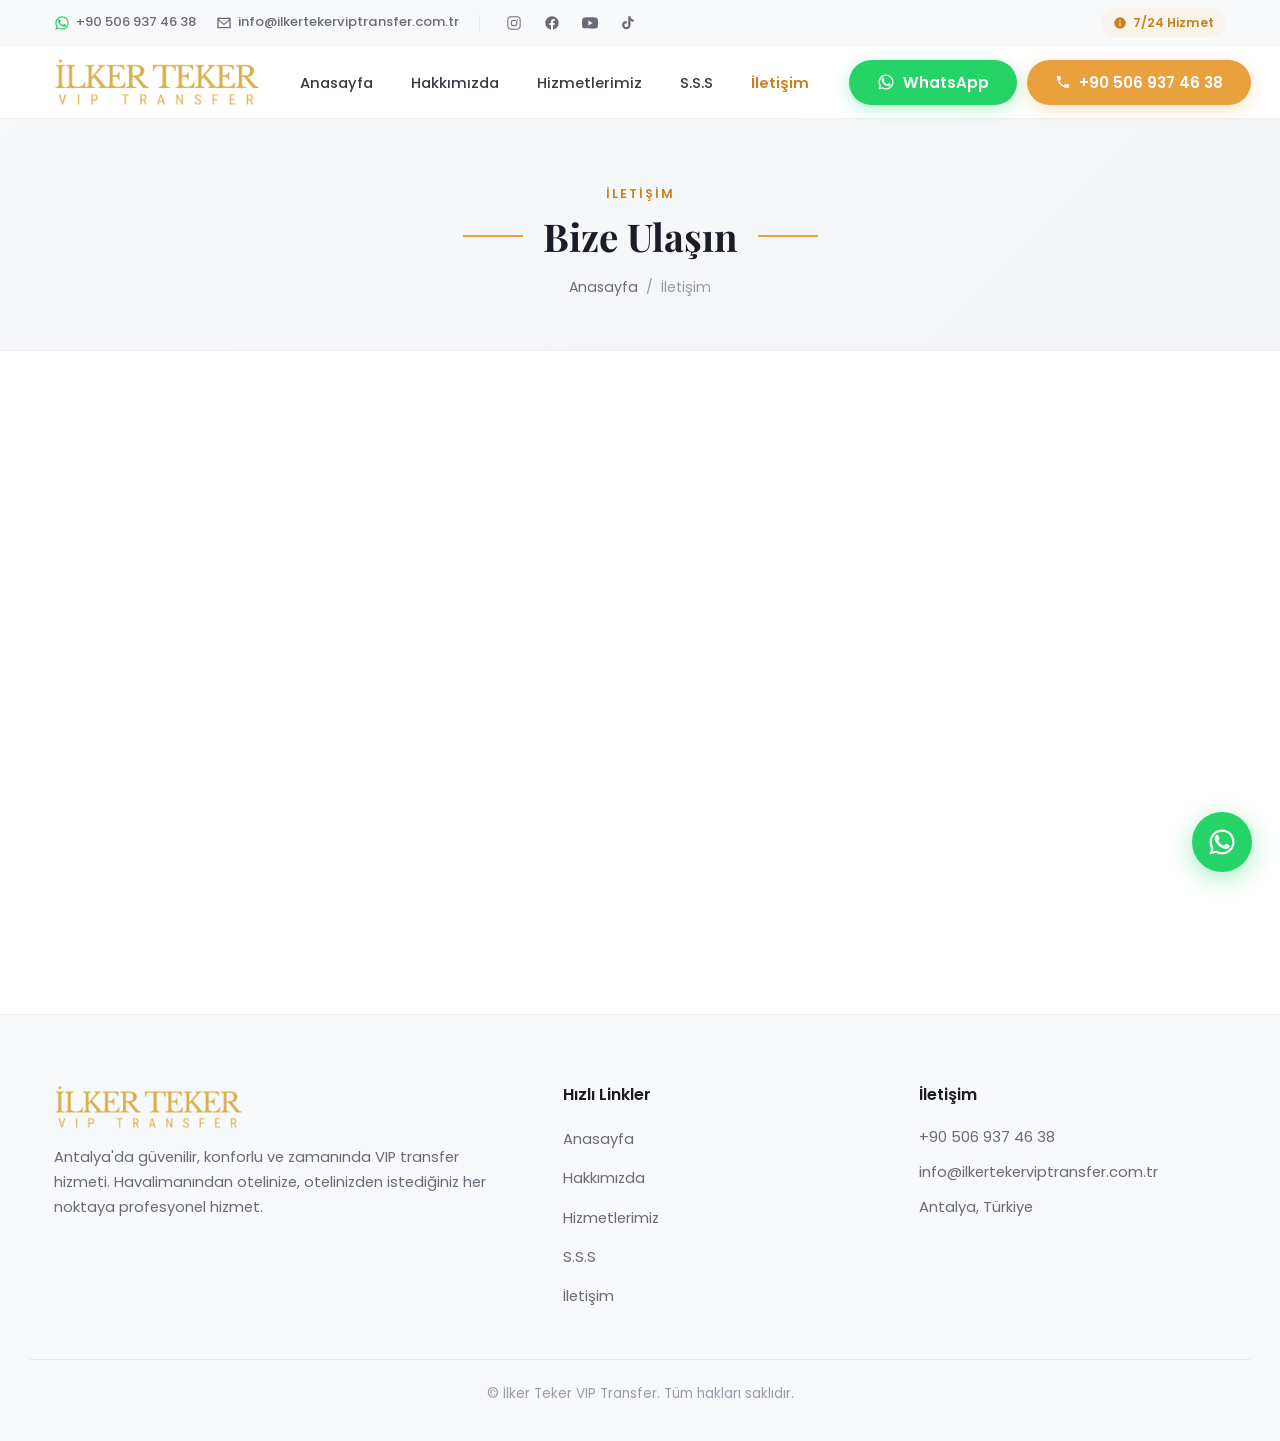
<file: iletisim.html>
<!DOCTYPE html>
<html lang="tr">
<head>
  <meta charset="UTF-8">
  <meta name="viewport" content="width=device-width, initial-scale=1.0">
  <title>İletişim | İlker Teker VIP Transfer - Antalya Transfer</title>
  <meta name="description" content="İlker Teker VIP Transfer iletişim bilgileri. Antalya havalimanı transfer rezervasyonu için WhatsApp, telefon ve e-posta ile 7/24 bize ulaşın.">
  <meta name="keywords" content="ilker teker vip transfer iletişim, antalya transfer telefon, antalya transfer whatsapp, antalya transfer iletişim">
  <meta name="author" content="İlker Teker VIP Transfer">
  <meta name="robots" content="index, follow">
  <link rel="canonical" href="https://www.ilkertekerviptransfer.com.tr/iletisim.html">

  <meta property="og:type" content="website">
  <meta property="og:title" content="İletişim | İlker Teker VIP Transfer">
  <meta property="og:description" content="Transfer rezervasyonu için 7/24 bize ulaşın. WhatsApp, telefon ve e-posta ile hizmetinizdeyiz.">
  <meta property="og:image" content="https://www.ilkertekerviptransfer.com.tr/img/hero.jpeg">
  <meta property="og:url" content="https://www.ilkertekerviptransfer.com.tr/iletisim.html">
  <meta property="og:locale" content="tr_TR">

  <link rel="icon" type="image/png" href="img/ilkerteker.png">
  <link rel="apple-touch-icon" href="img/ilkerteker.png">

  <link rel="preconnect" href="https://fonts.googleapis.com">
  <link rel="preconnect" href="https://fonts.gstatic.com" crossorigin>
  <link href="https://fonts.googleapis.com/css2?family=Poppins:wght@300;400;500;600;700;800&family=Playfair+Display:wght@600;700;800&display=swap" rel="stylesheet">

  <link rel="stylesheet" href="css/style.css?v=20261031">
</head>
<body>

  <!-- Top Bar -->
  <div class="top-bar" id="topBar">
    <div class="container top-bar-inner">
      <div class="top-bar-left">
        <a href="https://wa.me/905069374638" target="_blank" rel="noopener">
          <svg class="whatsapp-icon" viewBox="0 0 24 24" width="16" height="16" fill="currentColor" aria-hidden="true"><path d="M17.472 14.382c-.297-.149-1.758-.867-2.03-.967-.273-.099-.471-.148-.67.15-.197.297-.767.966-.94 1.164-.173.199-.347.223-.644.075-.297-.15-1.255-.463-2.39-1.475-.883-.788-1.48-1.761-1.653-2.059-.173-.297-.018-.458.13-.606.134-.133.298-.347.446-.52.149-.174.198-.298.298-.497.099-.198.05-.371-.025-.52-.075-.149-.669-1.612-.916-2.207-.242-.579-.487-.5-.669-.51-.173-.008-.371-.01-.57-.01-.198 0-.52.074-.792.372-.272.297-1.04 1.016-1.04 2.479 0 1.462 1.065 2.875 1.213 3.074.149.198 2.096 3.2 5.077 4.487.709.306 1.262.489 1.694.625.712.227 1.36.195 1.871.118.571-.085 1.758-.719 2.006-1.413.248-.694.248-1.289.173-1.413-.074-.124-.272-.198-.57-.347z"/><path d="M12.004 2.003c-5.514 0-9.997 4.483-9.997 9.997 0 1.762.463 3.482 1.343 4.997L2 22l5.117-1.334a9.96 9.96 0 0 0 4.887 1.246h.004c5.514 0 9.997-4.483 9.997-9.997 0-2.67-1.04-5.182-2.929-7.07a9.935 9.935 0 0 0-7.072-2.842zm0 18.187a8.15 8.15 0 0 1-4.152-1.137l-.298-.177-3.037.792.811-2.96-.194-.304a8.184 8.184 0 0 1-1.256-4.377c0-4.522 3.679-8.201 8.203-8.201 2.19 0 4.25.854 5.799 2.403a8.15 8.15 0 0 1 2.399 5.801c0 4.523-3.679 8.16-8.275 8.16z"/></svg>
          +90 506 937 46 38
        </a>
        <a href="mailto:info@ilkertekerviptransfer.com.tr">
          <svg viewBox="0 0 24 24" width="16" height="16" fill="currentColor" aria-hidden="true"><path d="M2 4h20v16H2zm2 2v.01L12 13l8-6.99V6H4zm16 12V8.24l-8 6.99-8-6.99V18z"/></svg>
          info@ilkertekerviptransfer.com.tr
        </a>
        <span class="top-bar-separator" aria-hidden="true"></span>
        <div class="top-bar-social">
          <a href="https://www.instagram.com/ilkertekerviptransfer/" target="_blank" rel="noopener" class="social-instagram" aria-label="Instagram">
            <svg viewBox="0 0 24 24" width="16" height="16" fill="currentColor"><path d="M7.75 2h8.5A5.75 5.75 0 0 1 22 7.75v8.5A5.75 5.75 0 0 1 16.25 22h-8.5A5.75 5.75 0 0 1 2 16.25v-8.5A5.75 5.75 0 0 1 7.75 2zm0 1.5A4.25 4.25 0 0 0 3.5 7.75v8.5A4.25 4.25 0 0 0 7.75 20.5h8.5A4.25 4.25 0 0 0 20.5 16.25v-8.5A4.25 4.25 0 0 0 16.25 3.5zM12 7a5 5 0 1 1 0 10 5 5 0 0 1 0-10zm0 1.5a3.5 3.5 0 1 0 0 7 3.5 3.5 0 0 0 0-7zm5.25-2.5a1 1 0 1 1 0 2 1 1 0 0 1 0-2z"/></svg>
          </a>
          <a href="https://www.facebook.com/ilkertekerviptransfer/" target="_blank" rel="noopener" class="social-facebook" aria-label="Facebook">
            <svg viewBox="0 0 24 24" width="16" height="16" fill="currentColor"><path d="M22 12c0-5.523-4.477-10-10-10S2 6.477 2 12c0 4.991 3.657 9.128 8.438 9.879v-6.988h-2.54V12h2.54V9.797c0-2.506 1.492-3.89 3.777-3.89 1.094 0 2.238.195 2.238.195v2.46h-1.26c-1.243 0-1.63.771-1.63 1.562V12h2.773l-.443 2.891h-2.33v6.988C18.343 21.128 22 16.991 22 12z"/></svg>
          </a>
          <a href="https://www.youtube.com/@ilkertekerviptransfer" target="_blank" rel="noopener" class="social-youtube" aria-label="YouTube">
            <svg viewBox="0 0 24 24" width="16" height="16" fill="currentColor"><path d="M23.498 6.186a3.016 3.016 0 0 0-2.122-2.136C19.505 3.545 12 3.545 12 3.545s-7.505 0-9.377.505A3.017 3.017 0 0 0 .502 6.186C0 8.07 0 12 0 12s0 3.93.502 5.814a3.016 3.016 0 0 0 2.122 2.136c1.871.505 9.376.505 9.376.505s7.505 0 9.377-.505a3.015 3.015 0 0 0 2.122-2.136C24 15.93 24 12 24 12s0-3.93-.502-5.814zM9.545 15.568V8.432L15.818 12z"/></svg>
          </a>
          <a href="https://www.tiktok.com/@ilkertekerviptransfer" target="_blank" rel="noopener" class="social-tiktok" aria-label="TikTok">
            <svg viewBox="0 0 24 24" width="16" height="16" fill="currentColor"><path d="M19.59 6.69a4.83 4.83 0 0 1-3.77-4.25V2h-3.45v13.67a2.89 2.89 0 0 1-2.88 2.5 2.89 2.89 0 0 1-2.89-2.89 2.89 2.89 0 0 1 2.89-2.89c.28 0 .54.04.79.1v-3.5a6.37 6.37 0 0 0-.79-.05A6.34 6.34 0 0 0 3.15 15a6.34 6.34 0 0 0 6.34 6.34 6.34 6.34 0 0 0 6.34-6.34V8.75a8.18 8.18 0 0 0 4.76 1.52v-3.4a4.85 4.85 0 0 1-1-.18z"/></svg>
          </a>
        </div>
      </div>
      <div class="top-bar-right">
        <span class="service-badge">
          <svg viewBox="0 0 24 24" width="14" height="14" fill="currentColor" aria-hidden="true"><path d="M12 2a10 10 0 1 0 0 20 10 10 0 0 0 0-20zm1 15h-2v-6h2zm0-8h-2V7h2z"/></svg>
          7/24 Hizmet
        </span>
      </div>
    </div>
  </div>

  <!-- Header -->
  <header class="site-header" id="siteHeader">
    <div class="container header-inner">
      <a href="index.html" class="logo" aria-label="İlker Teker VIP Transfer Ana Sayfa">
        <img src="img/logo.png" alt="İlker Teker VIP Transfer Logo" width="206" height="48">
      </a>
      <nav class="main-nav" id="mainNav">
        <ul>
          <li><a href="index.html">Anasayfa</a></li>
          <li><a href="hakkimizda.html">Hakkımızda</a></li>
          <li><a href="hizmetler.html">Hizmetlerimiz</a></li>
          <li><a href="sss.html">S.S.S</a></li>
          <li><a href="iletisim.html" class="active">İletişim</a></li>
        </ul>
      </nav>
      <div class="header-actions">
        <a href="https://wa.me/905069374638" class="btn btn-whatsapp" target="_blank" rel="noopener">
          <svg viewBox="0 0 24 24" width="18" height="18" fill="currentColor" aria-hidden="true"><path d="M17.472 14.382c-.297-.149-1.758-.867-2.03-.967-.273-.099-.471-.148-.67.15-.197.297-.767.966-.94 1.164-.173.199-.347.223-.644.075-.297-.15-1.255-.463-2.39-1.475-.883-.788-1.48-1.761-1.653-2.059-.173-.297-.018-.458.13-.606.134-.133.298-.347.446-.52.149-.174.198-.298.298-.497.099-.198.05-.371-.025-.52-.075-.149-.669-1.612-.916-2.207-.242-.579-.487-.5-.669-.51-.173-.008-.371-.01-.57-.01-.198 0-.52.074-.792.372-.272.297-1.04 1.016-1.04 2.479 0 1.462 1.065 2.875 1.213 3.074.149.198 2.096 3.2 5.077 4.487.709.306 1.262.489 1.694.625.712.227 1.36.195 1.871.118.571-.085 1.758-.719 2.006-1.413.248-.694.248-1.289.173-1.413-.074-.124-.272-.198-.57-.347z"/><path d="M12.004 2.003c-5.514 0-9.997 4.483-9.997 9.997 0 1.762.463 3.482 1.343 4.997L2 22l5.117-1.334a9.96 9.96 0 0 0 4.887 1.246h.004c5.514 0 9.997-4.483 9.997-9.997 0-2.67-1.04-5.182-2.929-7.07a9.935 9.935 0 0 0-7.072-2.842zm0 18.187a8.15 8.15 0 0 1-4.152-1.137l-.298-.177-3.037.792.811-2.96-.194-.304a8.184 8.184 0 0 1-1.256-4.377c0-4.522 3.679-8.201 8.203-8.201 2.19 0 4.25.854 5.799 2.403a8.15 8.15 0 0 1 2.399 5.801c0 4.523-3.679 8.16-8.275 8.16z"/></svg>
          <span>WhatsApp</span>
        </a>
        <a href="tel:+905069374638" class="btn btn-primary">
          <svg viewBox="0 0 24 24" width="16" height="16" fill="currentColor" aria-hidden="true"><path d="M6.62 10.79a15.05 15.05 0 0 0 6.59 6.59l2.2-2.2a1 1 0 0 1 1.02-.24 11.36 11.36 0 0 0 3.57.57 1 1 0 0 1 1 1V20a1 1 0 0 1-1 1A17 17 0 0 1 3 4a1 1 0 0 1 1-1h3.5a1 1 0 0 1 1 1 11.36 11.36 0 0 0 .57 3.57 1 1 0 0 1-.25 1.02z"/></svg>
          +90 506 937 46 38
        </a>
      </div>
      <button class="hamburger" id="hamburgerBtn" aria-label="Menüyü aç" aria-expanded="false" aria-controls="mainNav">
        <span></span><span></span><span></span>
      </button>
    </div>
  </header>

  <!-- Page Banner -->
  <section class="page-banner">
    <div class="container">
      <span class="section-eyebrow">İletişim</span>
      <h1 class="section-title section-title-line">Bize Ulaşın</h1>
      <div class="breadcrumb">
        <a href="index.html">Anasayfa</a>
        <span class="breadcrumb-separator">/</span>
        <span>İletişim</span>
      </div>
    </div>
  </section>

  <!-- Contact -->
  <section class="section contact">
    <div class="container contact-inner fade-in">
      <div class="contact-info">
        <span class="section-eyebrow">İletişim Bilgileri</span>
        <h2 class="section-title">7/24 Hizmetinizdeyiz</h2>
        <p class="section-desc">Sorularınız ve rezervasyon talepleriniz için bize WhatsApp veya telefon üzerinden 7/24 ulaşabilirsiniz.</p>

        <ul class="contact-list">
          <li>
            <svg viewBox="0 0 24 24" width="22" height="22" fill="currentColor" aria-hidden="true"><path d="M6.62 10.79a15.05 15.05 0 0 0 6.59 6.59l2.2-2.2a1 1 0 0 1 1.02-.24 11.36 11.36 0 0 0 3.57.57 1 1 0 0 1 1 1V20a1 1 0 0 1-1 1A17 17 0 0 1 3 4a1 1 0 0 1 1-1h3.5a1 1 0 0 1 1 1 11.36 11.36 0 0 0 .57 3.57 1 1 0 0 1-.25 1.02z"/></svg>
            <a href="tel:+905069374638">+90 506 937 46 38</a>
          </li>
          <li>
            <svg viewBox="0 0 24 24" width="22" height="22" fill="currentColor" aria-hidden="true"><path d="M2 4h20v16H2zm2 2v.01L12 13l8-6.99V6H4zm16 12V8.24l-8 6.99-8-6.99V18z"/></svg>
            <a href="mailto:info@ilkertekerviptransfer.com.tr">info@ilkertekerviptransfer.com.tr</a>
          </li>
          <li>
            <svg viewBox="0 0 24 24" width="22" height="22" fill="currentColor" aria-hidden="true"><path d="M12 2C8.13 2 5 5.13 5 9c0 5.25 7 13 7 13s7-7.75 7-13c0-3.87-3.13-7-7-7zm0 9.5A2.5 2.5 0 1 1 14.5 9 2.5 2.5 0 0 1 12 11.5z"/></svg>
            <span>Antalya, Türkiye</span>
          </li>
        </ul>

        <a href="https://wa.me/905069374638" class="btn btn-whatsapp btn-lg" target="_blank" rel="noopener">
          <svg viewBox="0 0 24 24" width="22" height="22" fill="currentColor" aria-hidden="true"><path d="M17.472 14.382c-.297-.149-1.758-.867-2.03-.967-.273-.099-.471-.148-.67.15-.197.297-.767.966-.94 1.164-.173.199-.347.223-.644.075-.297-.15-1.255-.463-2.39-1.475-.883-.788-1.48-1.761-1.653-2.059-.173-.297-.018-.458.13-.606.134-.133.298-.347.446-.52.149-.174.198-.298.298-.497.099-.198.05-.371-.025-.52-.075-.149-.669-1.612-.916-2.207-.242-.579-.487-.5-.669-.51-.173-.008-.371-.01-.57-.01-.198 0-.52.074-.792.372-.272.297-1.04 1.016-1.04 2.479 0 1.462 1.065 2.875 1.213 3.074.149.198 2.096 3.2 5.077 4.487.709.306 1.262.489 1.694.625.712.227 1.36.195 1.871.118.571-.085 1.758-.719 2.006-1.413.248-.694.248-1.289.173-1.413-.074-.124-.272-.198-.57-.347z"/><path d="M12.004 2.003c-5.514 0-9.997 4.483-9.997 9.997 0 1.762.463 3.482 1.343 4.997L2 22l5.117-1.334a9.96 9.96 0 0 0 4.887 1.246h.004c5.514 0 9.997-4.483 9.997-9.997 0-2.67-1.04-5.182-2.929-7.07a9.935 9.935 0 0 0-7.072-2.842zm0 18.187a8.15 8.15 0 0 1-4.152-1.137l-.298-.177-3.037.792.811-2.96-.194-.304a8.184 8.184 0 0 1-1.256-4.377c0-4.522 3.679-8.201 8.203-8.201 2.19 0 4.25.854 5.799 2.403a8.15 8.15 0 0 1 2.399 5.801c0 4.523-3.679 8.16-8.275 8.16z"/></svg>
          WhatsApp'tan Yazın
        </a>
      </div>

      <div class="contact-map">
        <iframe
          title="Antalya Harita"
          src="https://maps.google.com/maps?q=Antalya%20Havaliman%C4%B1&t=&z=10&ie=UTF8&iwloc=&output=embed"
          loading="lazy"
          referrerpolicy="no-referrer-when-downgrade">
        </iframe>
      </div>
    </div>
  </section>

  <!-- Footer -->
  <footer class="site-footer">
    <div class="container footer-inner">
      <div class="footer-brand">
        <img src="img/logo.png" alt="İlker Teker VIP Transfer Logo" width="189" height="44">
        <p>Antalya'da güvenilir, konforlu ve zamanında VIP transfer hizmeti. Havalimanından otelinize, otelinizden istediğiniz her noktaya profesyonel hizmet.</p>
      </div>
      <div class="footer-links">
        <h4>Hızlı Linkler</h4>
        <ul>
          <li><a href="index.html">Anasayfa</a></li>
          <li><a href="hakkimizda.html">Hakkımızda</a></li>
          <li><a href="hizmetler.html">Hizmetlerimiz</a></li>
          <li><a href="sss.html">S.S.S</a></li>
          <li><a href="iletisim.html">İletişim</a></li>
        </ul>
      </div>
      <div class="footer-contact">
        <h4>İletişim</h4>
        <p><a href="tel:+905069374638">+90 506 937 46 38</a></p>
        <p><a href="mailto:info@ilkertekerviptransfer.com.tr">info@ilkertekerviptransfer.com.tr</a></p>
        <p>Antalya, Türkiye</p>
      </div>
    </div>
    <div class="footer-bottom">
      <div class="container">
        <p>&copy; <span id="year"></span> İlker Teker VIP Transfer. Tüm hakları saklıdır.</p>
      </div>
    </div>
  </footer>

  <a href="https://wa.me/905069374638" class="whatsapp-float" target="_blank" rel="noopener" aria-label="WhatsApp ile iletişime geçin">
    <svg viewBox="0 0 24 24" width="30" height="30" fill="currentColor" aria-hidden="true"><path d="M17.472 14.382c-.297-.149-1.758-.867-2.03-.967-.273-.099-.471-.148-.67.15-.197.297-.767.966-.94 1.164-.173.199-.347.223-.644.075-.297-.15-1.255-.463-2.39-1.475-.883-.788-1.48-1.761-1.653-2.059-.173-.297-.018-.458.13-.606.134-.133.298-.347.446-.52.149-.174.198-.298.298-.497.099-.198.05-.371-.025-.52-.075-.149-.669-1.612-.916-2.207-.242-.579-.487-.5-.669-.51-.173-.008-.371-.01-.57-.01-.198 0-.52.074-.792.372-.272.297-1.04 1.016-1.04 2.479 0 1.462 1.065 2.875 1.213 3.074.149.198 2.096 3.2 5.077 4.487.709.306 1.262.489 1.694.625.712.227 1.36.195 1.871.118.571-.085 1.758-.719 2.006-1.413.248-.694.248-1.289.173-1.413-.074-.124-.272-.198-.57-.347z"/><path d="M12.004 2.003c-5.514 0-9.997 4.483-9.997 9.997 0 1.762.463 3.482 1.343 4.997L2 22l5.117-1.334a9.96 9.96 0 0 0 4.887 1.246h.004c5.514 0 9.997-4.483 9.997-9.997 0-2.67-1.04-5.182-2.929-7.07a9.935 9.935 0 0 0-7.072-2.842zm0 18.187a8.15 8.15 0 0 1-4.152-1.137l-.298-.177-3.037.792.811-2.96-.194-.304a8.184 8.184 0 0 1-1.256-4.377c0-4.522 3.679-8.201 8.203-8.201 2.19 0 4.25.854 5.799 2.403a8.15 8.15 0 0 1 2.399 5.801c0 4.523-3.679 8.16-8.275 8.16z"/></svg>
  </a>

  <button class="scroll-top" id="scrollTopBtn" aria-label="Sayfanın üstüne çık">
    <svg viewBox="0 0 24 24" width="20" height="20" fill="currentColor" aria-hidden="true"><path d="M12 4l-8 8h5v8h6v-8h5z"/></svg>
  </button>

  <script src="js/main.js?v=20261030"></script>
</body>
</html>
</file>
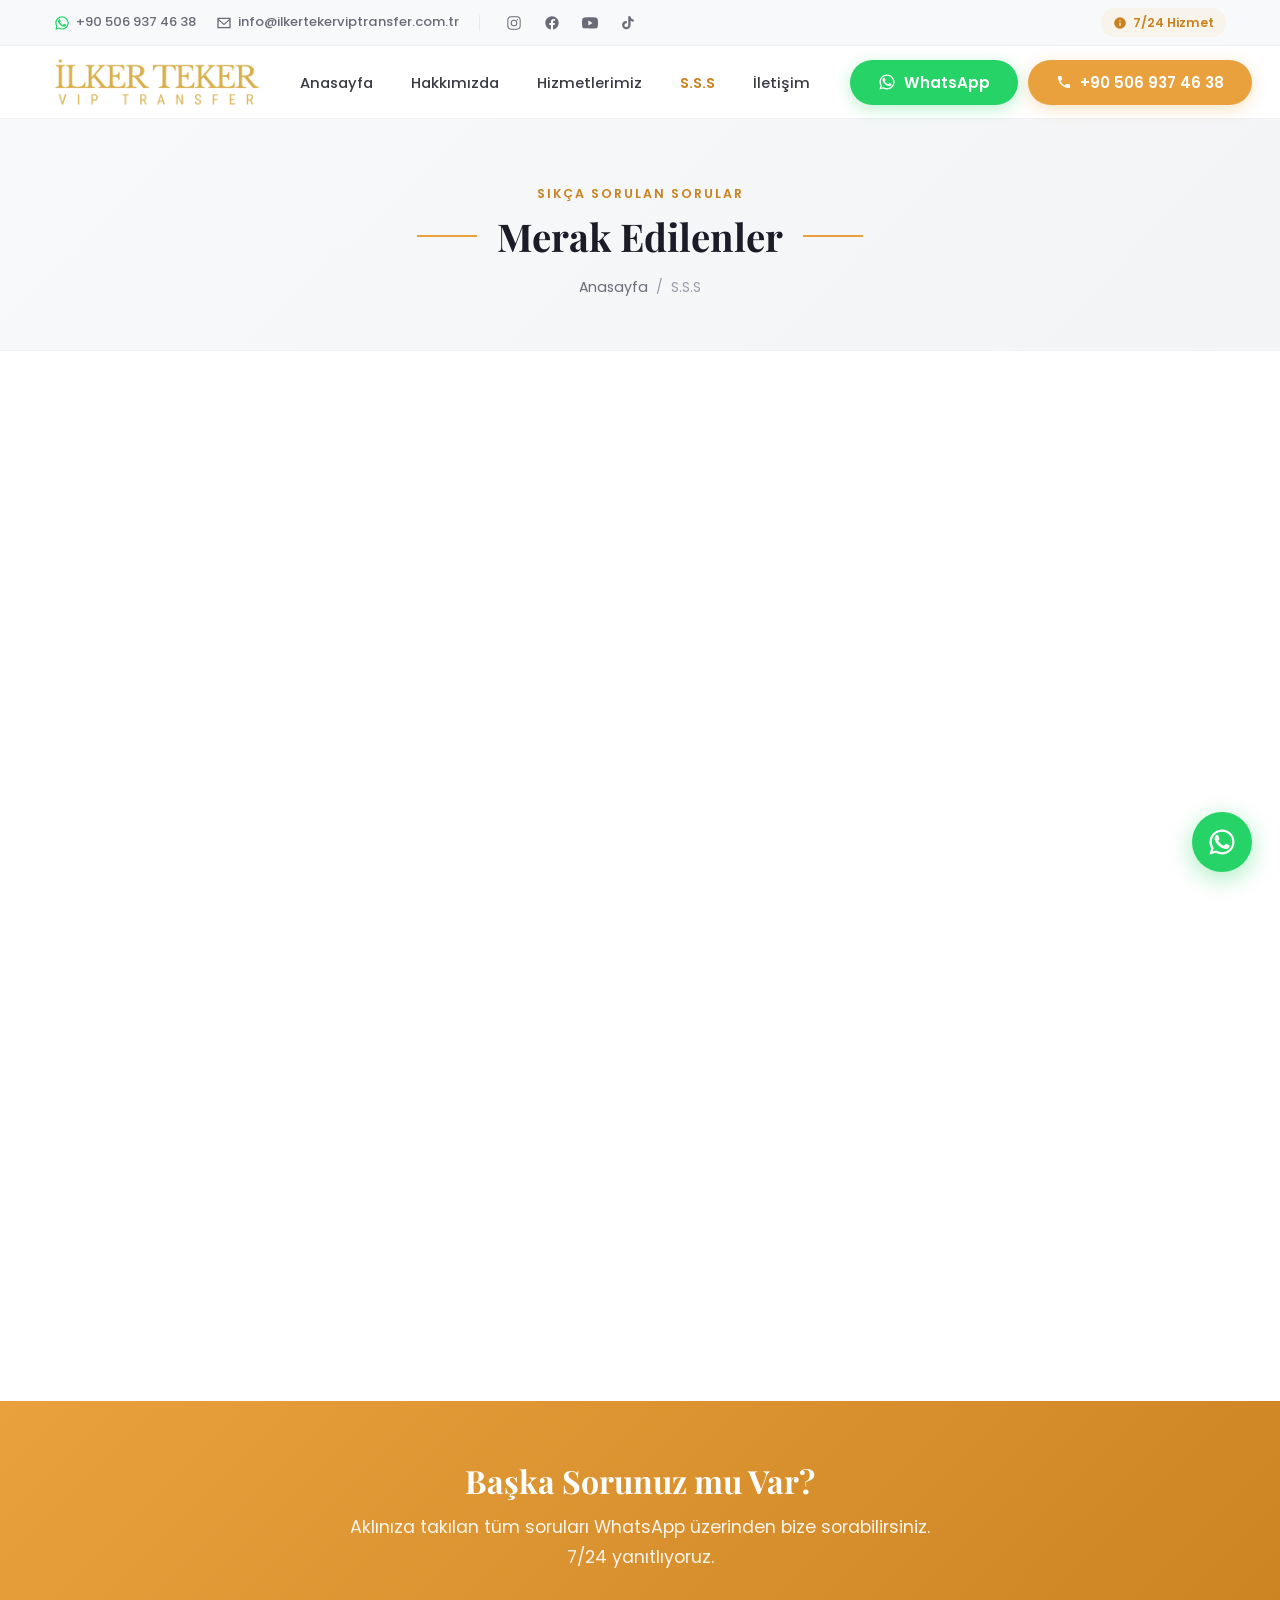
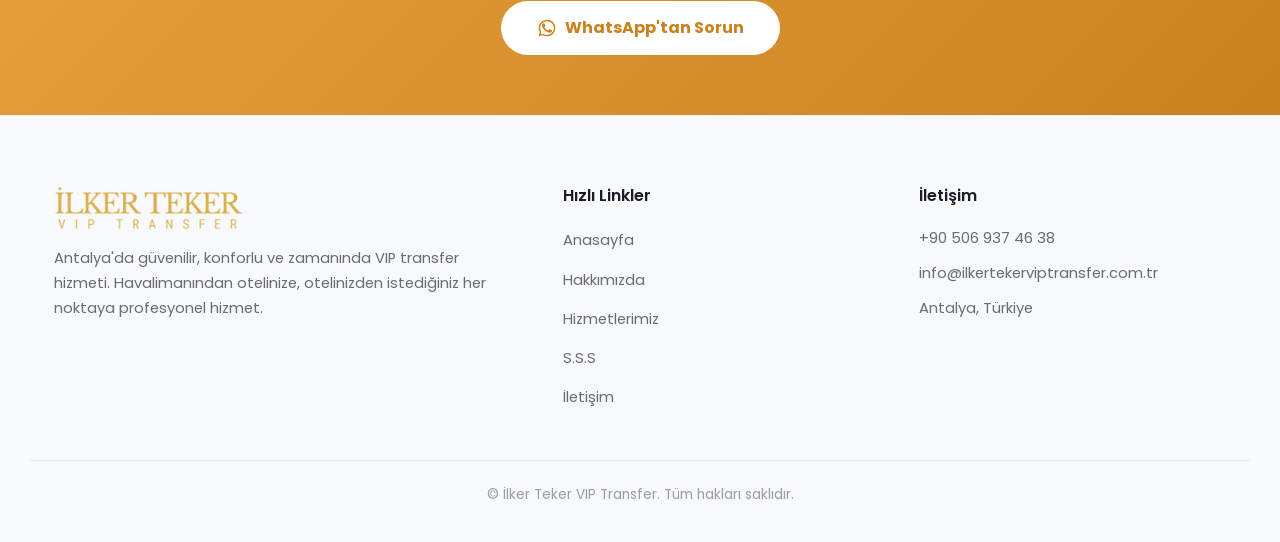
<file: sss.html>
<!DOCTYPE html>
<html lang="tr">
<head>
  <meta charset="UTF-8">
  <meta name="viewport" content="width=device-width, initial-scale=1.0">
  <title>Sıkça Sorulan Sorular | İlker Teker VIP Transfer</title>
  <meta name="description" content="İlker Teker VIP Transfer hakkında sıkça sorulan sorular. Rezervasyon, ödeme, uçuş gecikmesi, bebek koltuğu ve gece transferi hakkında bilgi alın.">
  <meta name="keywords" content="antalya transfer sss, vip transfer sorular, havalimanı transfer bilgi, ilker teker transfer sss">
  <meta name="author" content="İlker Teker VIP Transfer">
  <meta name="robots" content="index, follow">
  <link rel="canonical" href="https://www.ilkertekerviptransfer.com.tr/sss.html">

  <meta property="og:type" content="website">
  <meta property="og:title" content="Sıkça Sorulan Sorular | İlker Teker VIP Transfer">
  <meta property="og:description" content="Transfer hizmeti hakkında merak ettiğiniz tüm soruların cevapları.">
  <meta property="og:image" content="https://www.ilkertekerviptransfer.com.tr/img/hero.jpeg">
  <meta property="og:url" content="https://www.ilkertekerviptransfer.com.tr/sss.html">
  <meta property="og:locale" content="tr_TR">

  <link rel="icon" type="image/png" href="img/ilkerteker.png">
  <link rel="apple-touch-icon" href="img/ilkerteker.png">

  <link rel="preconnect" href="https://fonts.googleapis.com">
  <link rel="preconnect" href="https://fonts.gstatic.com" crossorigin>
  <link href="https://fonts.googleapis.com/css2?family=Poppins:wght@300;400;500;600;700;800&family=Playfair+Display:wght@600;700;800&display=swap" rel="stylesheet">

  <link rel="stylesheet" href="css/style.css?v=20261031">

  <script type="application/ld+json">
  {
    "@context": "https://schema.org",
    "@type": "FAQPage",
    "mainEntity": [
      {
        "@type": "Question",
        "name": "Rezervasyon nasıl yapabilirim?",
        "acceptedAnswer": {
          "@type": "Answer",
          "text": "Ana sayfadaki formu doldurup 'Fiyat Al' butonuna basmanız yeterli. Bilgileriniz WhatsApp üzerinden bize otomatik olarak iletilir, en kısa sürede size dönüş yaparız. Alternatif olarak doğrudan WhatsApp veya telefon ile de rezervasyon yapabilirsiniz."
        }
      },
      {
        "@type": "Question",
        "name": "Uçuşum gecikirse ne olur?",
        "acceptedAnswer": {
          "@type": "Answer",
          "text": "Uçuş numaranızı bize ilettiğinizde uçağınızı canlı olarak takip ediyoruz, gecikme durumunda ek ücret talep etmiyoruz. Şoförümüz sizi uçağınız inene kadar bekler."
        }
      },
      {
        "@type": "Question",
        "name": "Ödemeyi nasıl yapabilirim?",
        "acceptedAnswer": {
          "@type": "Answer",
          "text": "Nakit veya kredi kartı ile transfer öncesi ya da sonrasında ödeme yapabilirsiniz."
        }
      },
      {
        "@type": "Question",
        "name": "Gece saatlerinde transfer hizmeti var mı?",
        "acceptedAnswer": {
          "@type": "Answer",
          "text": "Evet, 7/24 kesintisiz transfer hizmeti sunuyoruz. Gece veya gündüz, her saatte hizmetinizdeyiz."
        }
      },
      {
        "@type": "Question",
        "name": "Bebek koltuğu talep edebilir miyim?",
        "acceptedAnswer": {
          "@type": "Answer",
          "text": "Evet, talebinizi rezervasyon sırasında not olarak belirtmeniz yeterlidir. Bebek koltuğu ücretsiz olarak sağlanmaktadır."
        }
      },
      {
        "@type": "Question",
        "name": "Hangi bölgelere transfer hizmeti veriyorsunuz?",
        "acceptedAnswer": {
          "@type": "Answer",
          "text": "Antalya Merkez, Lara, Konyaaltı, Belek, Side, Alanya, Kemer, Kaş, Kalkan, Manavgat, Serik ve Kundu başta olmak üzere Antalya'nın tüm bölgelerine ve otellerine transfer hizmeti veriyoruz."
        }
      },
      {
        "@type": "Question",
        "name": "Rezervasyonumu iptal edebilir miyim?",
        "acceptedAnswer": {
          "@type": "Answer",
          "text": "Evet, transferden en az 24 saat önce yapılan iptallerde herhangi bir ücret alınmaz. Detaylı bilgi için bizimle iletişime geçebilirsiniz."
        }
      },
      {
        "@type": "Question",
        "name": "Araçlarınızda Wi-Fi ve su var mı?",
        "acceptedAnswer": {
          "@type": "Answer",
          "text": "Evet, VIP araçlarımızda ücretsiz Wi-Fi, su ve çeşitli ikramlar sunulmaktadır."
        }
      }
    ]
  }
  </script>
</head>
<body>

  <!-- Top Bar -->
  <div class="top-bar" id="topBar">
    <div class="container top-bar-inner">
      <div class="top-bar-left">
        <a href="https://wa.me/905069374638" target="_blank" rel="noopener">
          <svg class="whatsapp-icon" viewBox="0 0 24 24" width="16" height="16" fill="currentColor" aria-hidden="true"><path d="M17.472 14.382c-.297-.149-1.758-.867-2.03-.967-.273-.099-.471-.148-.67.15-.197.297-.767.966-.94 1.164-.173.199-.347.223-.644.075-.297-.15-1.255-.463-2.39-1.475-.883-.788-1.48-1.761-1.653-2.059-.173-.297-.018-.458.13-.606.134-.133.298-.347.446-.52.149-.174.198-.298.298-.497.099-.198.05-.371-.025-.52-.075-.149-.669-1.612-.916-2.207-.242-.579-.487-.5-.669-.51-.173-.008-.371-.01-.57-.01-.198 0-.52.074-.792.372-.272.297-1.04 1.016-1.04 2.479 0 1.462 1.065 2.875 1.213 3.074.149.198 2.096 3.2 5.077 4.487.709.306 1.262.489 1.694.625.712.227 1.36.195 1.871.118.571-.085 1.758-.719 2.006-1.413.248-.694.248-1.289.173-1.413-.074-.124-.272-.198-.57-.347z"/><path d="M12.004 2.003c-5.514 0-9.997 4.483-9.997 9.997 0 1.762.463 3.482 1.343 4.997L2 22l5.117-1.334a9.96 9.96 0 0 0 4.887 1.246h.004c5.514 0 9.997-4.483 9.997-9.997 0-2.67-1.04-5.182-2.929-7.07a9.935 9.935 0 0 0-7.072-2.842zm0 18.187a8.15 8.15 0 0 1-4.152-1.137l-.298-.177-3.037.792.811-2.96-.194-.304a8.184 8.184 0 0 1-1.256-4.377c0-4.522 3.679-8.201 8.203-8.201 2.19 0 4.25.854 5.799 2.403a8.15 8.15 0 0 1 2.399 5.801c0 4.523-3.679 8.16-8.275 8.16z"/></svg>
          +90 506 937 46 38
        </a>
        <a href="mailto:info@ilkertekerviptransfer.com.tr">
          <svg viewBox="0 0 24 24" width="16" height="16" fill="currentColor" aria-hidden="true"><path d="M2 4h20v16H2zm2 2v.01L12 13l8-6.99V6H4zm16 12V8.24l-8 6.99-8-6.99V18z"/></svg>
          info@ilkertekerviptransfer.com.tr
        </a>
        <span class="top-bar-separator" aria-hidden="true"></span>
        <div class="top-bar-social">
          <a href="https://www.instagram.com/ilkertekerviptransfer/" target="_blank" rel="noopener" class="social-instagram" aria-label="Instagram">
            <svg viewBox="0 0 24 24" width="16" height="16" fill="currentColor"><path d="M7.75 2h8.5A5.75 5.75 0 0 1 22 7.75v8.5A5.75 5.75 0 0 1 16.25 22h-8.5A5.75 5.75 0 0 1 2 16.25v-8.5A5.75 5.75 0 0 1 7.75 2zm0 1.5A4.25 4.25 0 0 0 3.5 7.75v8.5A4.25 4.25 0 0 0 7.75 20.5h8.5A4.25 4.25 0 0 0 20.5 16.25v-8.5A4.25 4.25 0 0 0 16.25 3.5zM12 7a5 5 0 1 1 0 10 5 5 0 0 1 0-10zm0 1.5a3.5 3.5 0 1 0 0 7 3.5 3.5 0 0 0 0-7zm5.25-2.5a1 1 0 1 1 0 2 1 1 0 0 1 0-2z"/></svg>
          </a>
          <a href="https://www.facebook.com/ilkertekerviptransfer/" target="_blank" rel="noopener" class="social-facebook" aria-label="Facebook">
            <svg viewBox="0 0 24 24" width="16" height="16" fill="currentColor"><path d="M22 12c0-5.523-4.477-10-10-10S2 6.477 2 12c0 4.991 3.657 9.128 8.438 9.879v-6.988h-2.54V12h2.54V9.797c0-2.506 1.492-3.89 3.777-3.89 1.094 0 2.238.195 2.238.195v2.46h-1.26c-1.243 0-1.63.771-1.63 1.562V12h2.773l-.443 2.891h-2.33v6.988C18.343 21.128 22 16.991 22 12z"/></svg>
          </a>
          <a href="https://www.youtube.com/@ilkertekerviptransfer" target="_blank" rel="noopener" class="social-youtube" aria-label="YouTube">
            <svg viewBox="0 0 24 24" width="16" height="16" fill="currentColor"><path d="M23.498 6.186a3.016 3.016 0 0 0-2.122-2.136C19.505 3.545 12 3.545 12 3.545s-7.505 0-9.377.505A3.017 3.017 0 0 0 .502 6.186C0 8.07 0 12 0 12s0 3.93.502 5.814a3.016 3.016 0 0 0 2.122 2.136c1.871.505 9.376.505 9.376.505s7.505 0 9.377-.505a3.015 3.015 0 0 0 2.122-2.136C24 15.93 24 12 24 12s0-3.93-.502-5.814zM9.545 15.568V8.432L15.818 12z"/></svg>
          </a>
          <a href="https://www.tiktok.com/@ilkertekerviptransfer" target="_blank" rel="noopener" class="social-tiktok" aria-label="TikTok">
            <svg viewBox="0 0 24 24" width="16" height="16" fill="currentColor"><path d="M19.59 6.69a4.83 4.83 0 0 1-3.77-4.25V2h-3.45v13.67a2.89 2.89 0 0 1-2.88 2.5 2.89 2.89 0 0 1-2.89-2.89 2.89 2.89 0 0 1 2.89-2.89c.28 0 .54.04.79.1v-3.5a6.37 6.37 0 0 0-.79-.05A6.34 6.34 0 0 0 3.15 15a6.34 6.34 0 0 0 6.34 6.34 6.34 6.34 0 0 0 6.34-6.34V8.75a8.18 8.18 0 0 0 4.76 1.52v-3.4a4.85 4.85 0 0 1-1-.18z"/></svg>
          </a>
        </div>
      </div>
      <div class="top-bar-right">
        <span class="service-badge">
          <svg viewBox="0 0 24 24" width="14" height="14" fill="currentColor" aria-hidden="true"><path d="M12 2a10 10 0 1 0 0 20 10 10 0 0 0 0-20zm1 15h-2v-6h2zm0-8h-2V7h2z"/></svg>
          7/24 Hizmet
        </span>
      </div>
    </div>
  </div>

  <!-- Header -->
  <header class="site-header" id="siteHeader">
    <div class="container header-inner">
      <a href="index.html" class="logo" aria-label="İlker Teker VIP Transfer Ana Sayfa">
        <img src="img/logo.png" alt="İlker Teker VIP Transfer Logo" width="206" height="48">
      </a>
      <nav class="main-nav" id="mainNav">
        <ul>
          <li><a href="index.html">Anasayfa</a></li>
          <li><a href="hakkimizda.html">Hakkımızda</a></li>
          <li><a href="hizmetler.html">Hizmetlerimiz</a></li>
          <li><a href="sss.html" class="active">S.S.S</a></li>
          <li><a href="iletisim.html">İletişim</a></li>
        </ul>
      </nav>
      <div class="header-actions">
        <a href="https://wa.me/905069374638" class="btn btn-whatsapp" target="_blank" rel="noopener">
          <svg viewBox="0 0 24 24" width="18" height="18" fill="currentColor" aria-hidden="true"><path d="M17.472 14.382c-.297-.149-1.758-.867-2.03-.967-.273-.099-.471-.148-.67.15-.197.297-.767.966-.94 1.164-.173.199-.347.223-.644.075-.297-.15-1.255-.463-2.39-1.475-.883-.788-1.48-1.761-1.653-2.059-.173-.297-.018-.458.13-.606.134-.133.298-.347.446-.52.149-.174.198-.298.298-.497.099-.198.05-.371-.025-.52-.075-.149-.669-1.612-.916-2.207-.242-.579-.487-.5-.669-.51-.173-.008-.371-.01-.57-.01-.198 0-.52.074-.792.372-.272.297-1.04 1.016-1.04 2.479 0 1.462 1.065 2.875 1.213 3.074.149.198 2.096 3.2 5.077 4.487.709.306 1.262.489 1.694.625.712.227 1.36.195 1.871.118.571-.085 1.758-.719 2.006-1.413.248-.694.248-1.289.173-1.413-.074-.124-.272-.198-.57-.347z"/><path d="M12.004 2.003c-5.514 0-9.997 4.483-9.997 9.997 0 1.762.463 3.482 1.343 4.997L2 22l5.117-1.334a9.96 9.96 0 0 0 4.887 1.246h.004c5.514 0 9.997-4.483 9.997-9.997 0-2.67-1.04-5.182-2.929-7.07a9.935 9.935 0 0 0-7.072-2.842zm0 18.187a8.15 8.15 0 0 1-4.152-1.137l-.298-.177-3.037.792.811-2.96-.194-.304a8.184 8.184 0 0 1-1.256-4.377c0-4.522 3.679-8.201 8.203-8.201 2.19 0 4.25.854 5.799 2.403a8.15 8.15 0 0 1 2.399 5.801c0 4.523-3.679 8.16-8.275 8.16z"/></svg>
          <span>WhatsApp</span>
        </a>
        <a href="tel:+905069374638" class="btn btn-primary">
          <svg viewBox="0 0 24 24" width="16" height="16" fill="currentColor" aria-hidden="true"><path d="M6.62 10.79a15.05 15.05 0 0 0 6.59 6.59l2.2-2.2a1 1 0 0 1 1.02-.24 11.36 11.36 0 0 0 3.57.57 1 1 0 0 1 1 1V20a1 1 0 0 1-1 1A17 17 0 0 1 3 4a1 1 0 0 1 1-1h3.5a1 1 0 0 1 1 1 11.36 11.36 0 0 0 .57 3.57 1 1 0 0 1-.25 1.02z"/></svg>
          +90 506 937 46 38
        </a>
      </div>
      <button class="hamburger" id="hamburgerBtn" aria-label="Menüyü aç" aria-expanded="false" aria-controls="mainNav">
        <span></span><span></span><span></span>
      </button>
    </div>
  </header>

  <!-- Page Banner -->
  <section class="page-banner">
    <div class="container">
      <span class="section-eyebrow">Sıkça Sorulan Sorular</span>
      <h1 class="section-title section-title-line">Merak Edilenler</h1>
      <div class="breadcrumb">
        <a href="index.html">Anasayfa</a>
        <span class="breadcrumb-separator">/</span>
        <span>S.S.S</span>
      </div>
    </div>
  </section>

  <!-- FAQ -->
  <section class="section faq">
    <div class="container">
      <div class="faq-list fade-in">
        <details class="faq-item" open>
          <summary>Rezervasyon nasıl yapabilirim?</summary>
          <p>Ana sayfadaki formu doldurup "Fiyat Al" butonuna basmanız yeterli. Bilgileriniz WhatsApp üzerinden bize otomatik olarak iletilir, en kısa sürede size dönüş yaparız. Alternatif olarak doğrudan WhatsApp veya telefon ile de rezervasyon yapabilirsiniz.</p>
        </details>
        <details class="faq-item">
          <summary>Uçuşum gecikirse ne olur?</summary>
          <p>Uçuş numaranızı bize ilettiğinizde uçağınızı canlı olarak takip ediyoruz, gecikme durumunda ek ücret talep etmiyoruz. Şoförümüz sizi uçağınız inene kadar bekler.</p>
        </details>
        <details class="faq-item">
          <summary>Ödemeyi nasıl yapabilirim?</summary>
          <p>Nakit veya kredi kartı ile transfer öncesi ya da sonrasında ödeme yapabilirsiniz.</p>
        </details>
        <details class="faq-item">
          <summary>Gece saatlerinde transfer hizmeti var mı?</summary>
          <p>Evet, 7/24 kesintisiz transfer hizmeti sunuyoruz. Gece veya gündüz, her saatte hizmetinizdeyiz.</p>
        </details>
        <details class="faq-item">
          <summary>Bebek koltuğu talep edebilir miyim?</summary>
          <p>Evet, talebinizi rezervasyon sırasında not olarak belirtmeniz yeterlidir. Bebek koltuğu ücretsiz olarak sağlanmaktadır.</p>
        </details>
        <details class="faq-item">
          <summary>Hangi bölgelere transfer hizmeti veriyorsunuz?</summary>
          <p>Antalya Merkez, Lara, Konyaaltı, Belek, Side, Alanya, Kemer, Kaş, Kalkan, Manavgat, Serik ve Kundu başta olmak üzere Antalya'nın tüm bölgelerine ve otellerine transfer hizmeti veriyoruz.</p>
        </details>
        <details class="faq-item">
          <summary>Rezervasyonumu iptal edebilir miyim?</summary>
          <p>Evet, transferden en az 24 saat önce yapılan iptallerde herhangi bir ücret alınmaz. Detaylı bilgi için bizimle iletişime geçebilirsiniz.</p>
        </details>
        <details class="faq-item">
          <summary>Araçlarınızda Wi-Fi ve su var mı?</summary>
          <p>Evet, VIP araçlarımızda ücretsiz Wi-Fi, su ve çeşitli ikramlar sunulmaktadır.</p>
        </details>
      </div>
    </div>
  </section>

  <!-- CTA Banner -->
  <section class="cta-banner">
    <div class="container">
      <h2>Başka Sorunuz mu Var?</h2>
      <p>Aklınıza takılan tüm soruları WhatsApp üzerinden bize sorabilirsiniz. 7/24 yanıtlıyoruz.</p>
      <a href="https://wa.me/905069374638" class="btn btn-lg" target="_blank" rel="noopener">
        <svg viewBox="0 0 24 24" width="20" height="20" fill="currentColor" aria-hidden="true"><path d="M17.472 14.382c-.297-.149-1.758-.867-2.03-.967-.273-.099-.471-.148-.67.15-.197.297-.767.966-.94 1.164-.173.199-.347.223-.644.075-.297-.15-1.255-.463-2.39-1.475-.883-.788-1.48-1.761-1.653-2.059-.173-.297-.018-.458.13-.606.134-.133.298-.347.446-.52.149-.174.198-.298.298-.497.099-.198.05-.371-.025-.52-.075-.149-.669-1.612-.916-2.207-.242-.579-.487-.5-.669-.51-.173-.008-.371-.01-.57-.01-.198 0-.52.074-.792.372-.272.297-1.04 1.016-1.04 2.479 0 1.462 1.065 2.875 1.213 3.074.149.198 2.096 3.2 5.077 4.487.709.306 1.262.489 1.694.625.712.227 1.36.195 1.871.118.571-.085 1.758-.719 2.006-1.413.248-.694.248-1.289.173-1.413-.074-.124-.272-.198-.57-.347z"/><path d="M12.004 2.003c-5.514 0-9.997 4.483-9.997 9.997 0 1.762.463 3.482 1.343 4.997L2 22l5.117-1.334a9.96 9.96 0 0 0 4.887 1.246h.004c5.514 0 9.997-4.483 9.997-9.997 0-2.67-1.04-5.182-2.929-7.07a9.935 9.935 0 0 0-7.072-2.842zm0 18.187a8.15 8.15 0 0 1-4.152-1.137l-.298-.177-3.037.792.811-2.96-.194-.304a8.184 8.184 0 0 1-1.256-4.377c0-4.522 3.679-8.201 8.203-8.201 2.19 0 4.25.854 5.799 2.403a8.15 8.15 0 0 1 2.399 5.801c0 4.523-3.679 8.16-8.275 8.16z"/></svg>
        WhatsApp'tan Sorun
      </a>
    </div>
  </section>

  <!-- Footer -->
  <footer class="site-footer">
    <div class="container footer-inner">
      <div class="footer-brand">
        <img src="img/logo.png" alt="İlker Teker VIP Transfer Logo" width="189" height="44">
        <p>Antalya'da güvenilir, konforlu ve zamanında VIP transfer hizmeti. Havalimanından otelinize, otelinizden istediğiniz her noktaya profesyonel hizmet.</p>
      </div>
      <div class="footer-links">
        <h4>Hızlı Linkler</h4>
        <ul>
          <li><a href="index.html">Anasayfa</a></li>
          <li><a href="hakkimizda.html">Hakkımızda</a></li>
          <li><a href="hizmetler.html">Hizmetlerimiz</a></li>
          <li><a href="sss.html">S.S.S</a></li>
          <li><a href="iletisim.html">İletişim</a></li>
        </ul>
      </div>
      <div class="footer-contact">
        <h4>İletişim</h4>
        <p><a href="tel:+905069374638">+90 506 937 46 38</a></p>
        <p><a href="mailto:info@ilkertekerviptransfer.com.tr">info@ilkertekerviptransfer.com.tr</a></p>
        <p>Antalya, Türkiye</p>
      </div>
    </div>
    <div class="footer-bottom">
      <div class="container">
        <p>&copy; <span id="year"></span> İlker Teker VIP Transfer. Tüm hakları saklıdır.</p>
      </div>
    </div>
  </footer>

  <a href="https://wa.me/905069374638" class="whatsapp-float" target="_blank" rel="noopener" aria-label="WhatsApp ile iletişime geçin">
    <svg viewBox="0 0 24 24" width="30" height="30" fill="currentColor" aria-hidden="true"><path d="M17.472 14.382c-.297-.149-1.758-.867-2.03-.967-.273-.099-.471-.148-.67.15-.197.297-.767.966-.94 1.164-.173.199-.347.223-.644.075-.297-.15-1.255-.463-2.39-1.475-.883-.788-1.48-1.761-1.653-2.059-.173-.297-.018-.458.13-.606.134-.133.298-.347.446-.52.149-.174.198-.298.298-.497.099-.198.05-.371-.025-.52-.075-.149-.669-1.612-.916-2.207-.242-.579-.487-.5-.669-.51-.173-.008-.371-.01-.57-.01-.198 0-.52.074-.792.372-.272.297-1.04 1.016-1.04 2.479 0 1.462 1.065 2.875 1.213 3.074.149.198 2.096 3.2 5.077 4.487.709.306 1.262.489 1.694.625.712.227 1.36.195 1.871.118.571-.085 1.758-.719 2.006-1.413.248-.694.248-1.289.173-1.413-.074-.124-.272-.198-.57-.347z"/><path d="M12.004 2.003c-5.514 0-9.997 4.483-9.997 9.997 0 1.762.463 3.482 1.343 4.997L2 22l5.117-1.334a9.96 9.96 0 0 0 4.887 1.246h.004c5.514 0 9.997-4.483 9.997-9.997 0-2.67-1.04-5.182-2.929-7.07a9.935 9.935 0 0 0-7.072-2.842zm0 18.187a8.15 8.15 0 0 1-4.152-1.137l-.298-.177-3.037.792.811-2.96-.194-.304a8.184 8.184 0 0 1-1.256-4.377c0-4.522 3.679-8.201 8.203-8.201 2.19 0 4.25.854 5.799 2.403a8.15 8.15 0 0 1 2.399 5.801c0 4.523-3.679 8.16-8.275 8.16z"/></svg>
  </a>

  <button class="scroll-top" id="scrollTopBtn" aria-label="Sayfanın üstüne çık">
    <svg viewBox="0 0 24 24" width="20" height="20" fill="currentColor" aria-hidden="true"><path d="M12 4l-8 8h5v8h6v-8h5z"/></svg>
  </button>

  <script src="js/main.js?v=20261030"></script>
</body>
</html>
</file>
<file: css/style.css>
/* ==========================================================================
   İlker Teker VIP Transfer - White Theme Stylesheet
   Design Reference: bizimtransfer.com — Clean, white, professional
   ========================================================================== */

/* ---------- Design Tokens ---------- */
:root {
  --color-primary: #e8a13d;
  --color-primary-dark: #c9821f;
  --color-primary-light: #f2c774;
  --color-primary-bg: rgba(232, 161, 61, 0.08);
  --color-dark: #1c1c28;
  --color-text: #3a3a45;
  --color-text-light: #6b6b78;
  --color-text-muted: #9a9aaa;
  --color-bg: #ffffff;
  --color-bg-soft: #f8f9fa;
  --color-bg-alt: #f3f4f6;
  --color-border: #e8e8ee;
  --color-border-light: #f0f0f5;
  --color-whatsapp: #25d366;
  --font-heading: 'Playfair Display', serif;
  --font-body: 'Poppins', sans-serif;
  --shadow-xs: 0 1px 3px rgba(28, 28, 40, 0.04);
  --shadow-sm: 0 2px 10px rgba(28, 28, 40, 0.06);
  --shadow-md: 0 8px 30px rgba(28, 28, 40, 0.08);
  --shadow-lg: 0 16px 48px rgba(28, 28, 40, 0.12);
  --radius: 14px;
  --radius-sm: 8px;
  --radius-lg: 20px;
  --transition: all 0.3s cubic-bezier(0.4, 0, 0.2, 1);
  --container-max: 1220px;
}

/* ---------- Reset & Base ---------- */
*,
*::before,
*::after {
  box-sizing: border-box;
}

html {
  scroll-behavior: smooth;
  -webkit-text-size-adjust: 100%;
}

body {
  margin: 0;
  font-family: var(--font-body);
  color: var(--color-text);
  background: var(--color-bg);
  line-height: 1.7;
  -webkit-font-smoothing: antialiased;
  -moz-osx-font-smoothing: grayscale;
}

img {
  max-width: 100%;
  display: block;
}

a {
  color: inherit;
  text-decoration: none;
  transition: var(--transition);
}

ul {
  list-style: none;
  margin: 0;
  padding: 0;
}

h1, h2, h3, h4, h5 {
  font-family: var(--font-heading);
  color: var(--color-dark);
  margin: 0 0 0.5em;
  line-height: 1.25;
}

p {
  margin: 0 0 1em;
}

.sr-only {
  position: absolute;
  width: 1px;
  height: 1px;
  padding: 0;
  margin: -1px;
  overflow: hidden;
  clip: rect(0, 0, 0, 0);
  white-space: nowrap;
  border: 0;
}

/* ---------- Layout ---------- */
.container {
  width: 100%;
  max-width: var(--container-max);
  margin: 0 auto;
  padding: 0 24px;
}

.section {
  padding: 90px 0;
}

.section-eyebrow {
  display: inline-block;
  color: var(--color-primary-dark);
  font-weight: 600;
  letter-spacing: 2px;
  text-transform: uppercase;
  font-size: 0.78rem;
  margin-bottom: 12px;
}

.section-title {
  font-size: clamp(1.8rem, 3vw, 2.5rem);
  position: relative;
}

.section-title-centered {
  text-align: center;
}

.section-title-line {
  display: flex;
  align-items: center;
  justify-content: center;
  gap: 20px;
}

.section-title-line::before,
.section-title-line::after {
  content: '';
  width: 60px;
  height: 2px;
  background: var(--color-primary);
  flex-shrink: 0;
}

.section-desc {
  max-width: 650px;
  color: var(--color-text-light);
  font-size: 1.05rem;
  line-height: 1.8;
}

.section-desc-centered {
  margin-left: auto;
  margin-right: auto;
  text-align: center;
}

.text-center {
  text-align: center;
}

.grid {
  display: grid;
  gap: 28px;
}

.grid-2 {
  grid-template-columns: repeat(2, 1fr);
}

.grid-3 {
  grid-template-columns: repeat(3, 1fr);
}

.grid-4 {
  grid-template-columns: repeat(4, 1fr);
}

/* ---------- Buttons ---------- */
.btn {
  display: inline-flex;
  align-items: center;
  justify-content: center;
  gap: 8px;
  padding: 12px 28px;
  border-radius: 50px;
  font-weight: 600;
  font-size: 0.95rem;
  font-family: var(--font-body);
  border: none;
  cursor: pointer;
  transition: var(--transition);
  white-space: nowrap;
  line-height: 1.4;
}

.btn-primary {
  background: var(--color-primary);
  color: #fff;
  box-shadow: 0 4px 16px rgba(232, 161, 61, 0.3);
}

.btn-primary:hover {
  background: var(--color-primary-dark);
  transform: translateY(-2px);
  box-shadow: 0 8px 24px rgba(232, 161, 61, 0.4);
}

.btn-whatsapp {
  background: var(--color-whatsapp);
  color: #fff;
  box-shadow: 0 4px 16px rgba(37, 211, 102, 0.3);
}

.btn-whatsapp:hover {
  background: #1fb959;
  transform: translateY(-2px);
}

.btn-outline {
  background: transparent;
  color: var(--color-primary-dark);
  border: 2px solid var(--color-primary);
}

.btn-outline:hover {
  background: var(--color-primary);
  color: #fff;
}

.btn-call {
  background: var(--color-bg-soft);
  color: var(--color-dark);
  border: 1px solid var(--color-border);
}

.btn-call:hover {
  background: var(--color-bg-alt);
  border-color: var(--color-primary);
}

.btn-search {
  background: var(--color-primary);
  color: #fff;
  box-shadow: 0 6px 20px rgba(232, 161, 61, 0.35);
}

.btn-search:hover {
  background: var(--color-primary-dark);
}

.btn-lg {
  padding: 16px 36px;
  font-size: 1rem;
}

/* ==========================================================================
   Top Bar
   ========================================================================== */
.top-bar {
  background: var(--color-bg-soft);
  border-bottom: 1px solid var(--color-border-light);
  padding: 8px 0;
  font-size: 0.82rem;
}

.top-bar-inner {
  display: flex;
  align-items: center;
  justify-content: space-between;
}

.top-bar-left {
  display: flex;
  align-items: center;
  gap: 20px;
}

.top-bar-left a {
  display: inline-flex;
  align-items: center;
  gap: 6px;
  color: var(--color-text-light);
  font-weight: 500;
}

.top-bar-left a:hover {
  color: var(--color-primary-dark);
}

.top-bar-left .whatsapp-icon {
  color: var(--color-whatsapp);
}

.top-bar-separator {
  width: 1px;
  height: 16px;
  background: var(--color-border);
}

.top-bar-social {
  display: flex;
  align-items: center;
  gap: 10px;
}

.top-bar-social a {
  display: inline-flex;
  align-items: center;
  justify-content: center;
  width: 28px;
  height: 28px;
  border-radius: 50%;
  color: var(--color-text-light);
  transition: var(--transition);
}

.top-bar-social a:hover {
  color: #fff;
  transform: translateY(-1px);
}

.top-bar-social a.social-instagram:hover {
  background: linear-gradient(45deg, #f09433, #e6683c, #dc2743, #cc2366, #bc1888);
}

.top-bar-social a.social-facebook:hover {
  background: #1877f2;
}

.top-bar-social a.social-youtube:hover {
  background: #ff0000;
}

.top-bar-social a.social-tiktok:hover {
  background: #010101;
}

.top-bar-right {
  display: flex;
  align-items: center;
  gap: 16px;
  color: var(--color-text-light);
  font-weight: 500;
}

.top-bar-right .service-badge {
  display: inline-flex;
  align-items: center;
  gap: 6px;
  background: var(--color-primary-bg);
  color: var(--color-primary-dark);
  padding: 4px 12px;
  border-radius: 50px;
  font-weight: 600;
  font-size: 0.78rem;
}

.top-bar-right .service-badge svg {
  flex-shrink: 0;
}


/* ==========================================================================
   Header / Navigation
   ========================================================================== */
.site-header {
  position: sticky;
  top: 0;
  z-index: 100;
  background: rgba(255, 255, 255, 0.98);
  backdrop-filter: blur(12px);
  -webkit-backdrop-filter: blur(12px);
  border-bottom: 1px solid var(--color-border-light);
  transition: box-shadow 0.3s ease;
}

.site-header.scrolled {
  box-shadow: 0 2px 20px rgba(28, 28, 40, 0.06);
}

.header-inner {
  display: flex;
  align-items: center;
  justify-content: space-between;
  gap: 24px;
  height: 72px;
}

.logo {
  flex-shrink: 0;
}

.logo img {
  display: block;
  max-width: none;
  height: 48px;
  width: auto;
}

.main-nav ul {
  display: flex;
  gap: 6px;
}

.main-nav a {
  font-weight: 500;
  font-size: 0.92rem;
  color: var(--color-text);
  padding: 8px 16px;
  border-radius: 8px;
  position: relative;
}

.main-nav a:hover {
  color: var(--color-primary-dark);
  background: var(--color-primary-bg);
}

.main-nav a.active {
  color: var(--color-primary-dark);
  font-weight: 600;
}

.header-actions {
  display: flex;
  align-items: center;
  gap: 10px;
}

.hamburger {
  display: none;
  flex-direction: column;
  justify-content: center;
  gap: 5px;
  width: 40px;
  height: 40px;
  background: none;
  border: none;
  cursor: pointer;
  padding: 6px;
}

.hamburger span {
  display: block;
  height: 2px;
  width: 100%;
  background: var(--color-dark);
  border-radius: 2px;
  transition: var(--transition);
}

.hamburger.open span:nth-child(1) {
  transform: rotate(45deg) translate(5px, 5px);
}

.hamburger.open span:nth-child(2) {
  opacity: 0;
}

.hamburger.open span:nth-child(3) {
  transform: rotate(-45deg) translate(5px, -5px);
}

/* ==========================================================================
   Hero Section
   ========================================================================== */
.hero {
  position: relative;
  background: var(--color-bg);
  overflow: hidden;
  min-height: 0;
}

.hero-image {
  width: 100%;
  line-height: 0;
  position: relative;
}

.hero-image img {
  width: 100%;
  height: auto;
  display: block;
  min-height: 400px;
  object-fit: cover;
  filter: brightness(1.05) saturate(0.85);
}

.hero-slider {
  /* Viewport minus sticky header (72px) and the part of the booking form below the hero (~80px) */
  height: clamp(320px, calc(100vh - 150px), 720px);
  height: clamp(320px, calc(100svh - 150px), 720px);
  overflow: hidden;
}

.hero-slider .hero-slide {
  position: absolute;
  inset: 0;
  min-height: 0;
  height: 100%;
  opacity: 0;
  transition: opacity 1.2s ease-in-out;
}

.hero-slider .hero-slide.is-active {
  opacity: 1;
}

@media (prefers-reduced-motion: reduce) {
  .hero-slider .hero-slide {
    transition: none;
  }
}

.hero-image::after {
  content: '';
  position: absolute;
  inset: 0;
  background: linear-gradient(
    180deg,
    rgba(255, 255, 255, 0.15) 0%,
    rgba(255, 255, 255, 0.35) 60%,
    rgba(255, 255, 255, 0.7) 100%
  );
}

.hero-content {
  position: absolute;
  top: 50%;
  left: 50%;
  transform: translate(-50%, -70%);
  text-align: center;
  z-index: 2;
  width: 90%;
  max-width: 800px;
}

.hero-title {
  font-size: clamp(2rem, 4.5vw, 3.2rem);
  color: var(--color-primary);
  font-weight: 700;
  margin-bottom: 4px;
  text-shadow: 0 2px 8px rgba(255, 255, 255, 0.9), 0 0 30px rgba(255, 255, 255, 0.7);
}

.hero-subtitle {
  font-size: clamp(1.5rem, 3.5vw, 2.5rem);
  color: var(--color-dark);
  font-style: italic;
  font-weight: 700;
  margin: 0;
  text-shadow: 0 2px 8px rgba(255, 255, 255, 0.9), 0 0 30px rgba(255, 255, 255, 0.7);
}


/* ---------- Booking Form ---------- */
.booking-wrap {
  position: relative;
  z-index: 5;
  margin-top: -80px;
  margin-bottom: 40px;
}

.booking-form {
  background: #fff;
  border-radius: var(--radius-lg);
  box-shadow: var(--shadow-lg);
  padding: 24px;
}

.booking-row {
  display: flex;
  align-items: flex-end;
  gap: 16px;
  flex-wrap: wrap;
}

.field {
  display: flex;
  flex-direction: column;
  gap: 8px;
  flex: 1 1 200px;
}

.field-from,
.field-to {
  flex: 1 1 280px;
}

.field-sm {
  flex: 1 1 150px;
}

.field label {
  font-size: 0.85rem;
  font-weight: 600;
  color: var(--color-dark);
}

.input-icon {
  display: flex;
  align-items: center;
  gap: 10px;
  border: 1px solid var(--color-border);
  border-radius: 10px;
  padding: 12px 14px;
  background: var(--color-bg-soft);
  transition: var(--transition);
}

.input-icon:focus-within {
  border-color: var(--color-primary);
  background: #fff;
  box-shadow: 0 0 0 3px rgba(232, 161, 61, 0.1);
}

.input-icon svg {
  color: var(--color-primary-dark);
  flex-shrink: 0;
}

.input-icon input {
  border: none;
  background: transparent;
  outline: none;
  font-family: var(--font-body);
  font-size: 0.95rem;
  width: 100%;
  width: 100%;
  padding: 12px 14px 12px 40px;
  border: 1.5px solid var(--color-border);
  border-radius: 8px;
  font-family: var(--font-body);
  font-size: 0.95rem;
  color: var(--color-dark);
  background: #fff;
  transition: var(--transition);
  outline: none;
}

.input-icon input:focus {
  border-color: var(--color-primary);
  box-shadow: 0 0 0 3px rgba(232, 161, 61, 0.12);
}

/* Select dropdown styling */
.select-wrapper {
  position: relative;
  display: flex;
  align-items: center;
}

.select-wrapper svg {
  position: absolute;
  left: 14px;
  color: var(--color-primary);
  pointer-events: none;
  flex-shrink: 0;
  z-index: 1;
}

.select-wrapper select {
  width: 100%;
  padding: 12px 36px 12px 40px;
  border: 1.5px solid var(--color-border);
  border-radius: 8px;
  font-family: var(--font-body);
  font-size: 0.95rem;
  color: var(--color-dark);
  background: #fff;
  transition: var(--transition);
  outline: none;
  appearance: none;
  -webkit-appearance: none;
  cursor: pointer;
}

.select-wrapper select:focus {
  border-color: var(--color-primary);
  box-shadow: 0 0 0 3px rgba(232, 161, 61, 0.12);
}

.select-wrapper select:invalid {
  color: var(--color-text-muted);
}

/* Custom chevron arrow for select */
.select-wrapper::after {
  content: '';
  position: absolute;
  right: 14px;
  top: 50%;
  transform: translateY(-50%);
  width: 0;
  height: 0;
  border-left: 5px solid transparent;
  border-right: 5px solid transparent;
  border-top: 6px solid var(--color-text-light);
  pointer-events: none;
}

.select-wrapper select optgroup {
  font-weight: 600;
  color: var(--color-text-muted);
  font-size: 0.85rem;
}

.select-wrapper select option {
  font-weight: 400;
  color: var(--color-dark);
  font-size: 0.93rem;
  padding: 6px 0;
}

/* Free-text location input with autocomplete */
.location-field {
  position: relative;
  display: flex;
  align-items: center;
}

.location-field > svg {
  position: absolute;
  left: 14px;
  color: var(--color-primary);
  pointer-events: none;
  z-index: 1;
}

.location-field input {
  width: 100%;
  padding: 12px 14px 12px 40px;
  border: 1.5px solid var(--color-border);
  border-radius: 8px;
  font-family: var(--font-body);
  font-size: 0.95rem;
  color: var(--color-dark);
  background: #fff;
  transition: var(--transition);
  outline: none;
  text-overflow: ellipsis;
}

.location-field input:focus {
  border-color: var(--color-primary);
  box-shadow: 0 0 0 3px rgba(232, 161, 61, 0.12);
}

.location-suggestions {
  position: absolute;
  top: calc(100% + 4px);
  left: 0;
  right: 0;
  z-index: 30;
  max-height: 280px;
  margin: 0;
  padding: 6px;
  list-style: none;
  overflow-y: auto;
  background: #fff;
  border: 1px solid var(--color-border);
  border-radius: 10px;
  box-shadow: 0 12px 32px rgba(0, 0, 0, 0.14);
}

.location-suggestions[hidden] {
  display: none;
}

.location-option {
  display: flex;
  align-items: baseline;
  justify-content: space-between;
  gap: 12px;
  padding: 10px 12px;
  border-radius: 8px;
  cursor: pointer;
  color: var(--color-dark);
  font-size: 0.93rem;
}

.location-option:hover,
.location-option[aria-selected="true"] {
  background: rgba(232, 161, 61, 0.14);
}

.location-option-meta {
  flex-shrink: 0;
  font-size: 0.75rem;
  color: var(--color-text-muted);
}

.location-suggestion-list {
  display: flex;
  flex-wrap: wrap;
  justify-content: center;
  gap: 10px;
  margin-top: 16px;
}

.location-suggestion-btn {
  padding: 10px 18px;
  border: 1.5px solid var(--color-primary);
  border-radius: 999px;
  background: #fff;
  color: var(--color-dark);
  font-family: var(--font-body);
  font-size: 0.9rem;
  font-weight: 600;
  cursor: pointer;
  transition: var(--transition);
}

.location-suggestion-btn:hover,
.location-suggestion-btn:focus-visible {
  background: var(--color-primary);
  color: #fff;
  outline: none;
}


.swap-btn {
  width: 42px;
  height: 42px;
  border-radius: 50%;
  border: 2px solid var(--color-primary);
  background: #fff;
  color: var(--color-primary);
  display: flex;
  align-items: center;
  justify-content: center;
  cursor: pointer;
  margin-bottom: 4px;
  flex-shrink: 0;
  transition: var(--transition);
}

.swap-btn:hover {
  background: var(--color-primary);
  color: #fff;
}

.switch {
  position: relative;
  display: inline-block;
  width: 46px;
  height: 26px;
  flex-shrink: 0;
}

.switch input {
  opacity: 0;
  width: 0;
  height: 0;
}

.slider {
  position: absolute;
  cursor: pointer;
  inset: 0;
  background: #d9d9e3;
  border-radius: 50px;
  transition: var(--transition);
}

.slider::before {
  content: "";
  position: absolute;
  height: 20px;
  width: 20px;
  left: 3px;
  bottom: 3px;
  background: #fff;
  border-radius: 50%;
  transition: var(--transition);
  box-shadow: var(--shadow-xs);
}

.switch input:checked + .slider {
  background: var(--color-primary);
}

.switch input:checked + .slider::before {
  transform: translateX(20px);
}

.btn-search {
  flex: 0 0 auto;
  height: 46px;
}

/* ==========================================================================
   Vehicle Results — Pricing Cards
   ========================================================================== */
.vehicle-results {
  margin-top: 32px;
  display: flex;
  flex-direction: column;
  gap: 28px;
}

.vehicle-results[hidden] {
  display: none;
}

.vehicle-results-heading {
  text-align: center;
  margin-bottom: 8px;
}

.vehicle-results-heading h3 {
  font-size: 1.4rem;
  color: var(--color-dark);
  margin-bottom: 8px;
}

.vehicle-results-heading p {
  font-size: 0.88rem;
  color: var(--color-text-light);
  margin: 0;
  padding: 10px 20px;
  display: inline-block;
  background: var(--color-bg-soft);
  border-radius: 50px;
  border: 1px solid var(--color-border-light);
}

.vehicle-results-route {
  display: flex;
  align-items: center;
  justify-content: center;
  gap: 12px;
  font-size: 0.95rem;
  color: var(--color-text);
  font-weight: 600;
  margin-bottom: 4px;
}

.vehicle-results-route svg {
  color: var(--color-primary);
  flex-shrink: 0;
}

/* --- Vehicle Card --- */
.vehicle-card {
  background: #fff;
  border: 1px solid var(--color-border);
  border-radius: var(--radius);
  overflow: hidden;
  transition: var(--transition);
}

.vehicle-card:hover {
  box-shadow: var(--shadow-md);
  border-color: var(--color-primary);
}

.vehicle-card-header {
  background: linear-gradient(135deg, var(--color-primary) 0%, var(--color-primary-dark) 100%);
  color: #fff;
  padding: 14px 24px;
  font-weight: 700;
  font-size: 0.95rem;
  font-family: var(--font-body);
  display: flex;
  align-items: center;
  gap: 12px;
  letter-spacing: 0.3px;
}

.vehicle-card-header svg {
  flex-shrink: 0;
  opacity: 0.85;
}

.vehicle-card-body {
  display: grid;
  grid-template-columns: 1fr 1fr;
  gap: 0;
  padding: 0;
}

.vehicle-card-features {
  padding: 24px;
  border-right: 1px solid var(--color-border-light);
}

.vehicle-card-features-title {
  font-size: 0.82rem;
  font-weight: 600;
  color: var(--color-primary-dark);
  margin-bottom: 14px;
  display: block;
}

.vehicle-features-grid {
  display: grid;
  grid-template-columns: 1fr 1fr;
  gap: 8px 20px;
}

.vehicle-feature-item {
  display: flex;
  align-items: center;
  gap: 8px;
  font-size: 0.88rem;
  color: var(--color-text);
  line-height: 1.4;
}

.vehicle-feature-item svg {
  color: var(--color-primary);
  flex-shrink: 0;
  width: 16px;
  height: 16px;
}

.vehicle-card-pricing-area {
  padding: 24px;
  display: flex;
  flex-direction: column;
  align-items: center;
  justify-content: center;
  gap: 16px;
}

/* --- Pricing Radio Buttons --- */
.vehicle-pricing-options {
  display: flex;
  gap: 12px;
  width: 100%;
}

.vehicle-pricing-option {
  flex: 1;
  position: relative;
}

.vehicle-pricing-option input[type="radio"] {
  position: absolute;
  opacity: 0;
  width: 0;
  height: 0;
}

.vehicle-pricing-label {
  display: flex;
  flex-direction: column;
  align-items: center;
  justify-content: center;
  padding: 14px 12px;
  border: 2px solid var(--color-border);
  border-radius: 12px;
  cursor: pointer;
  transition: var(--transition);
  background: var(--color-bg-soft);
  text-align: center;
}

.vehicle-pricing-label:hover {
  border-color: var(--color-primary-light);
}

.vehicle-pricing-option input[type="radio"]:checked + .vehicle-pricing-label {
  border-color: var(--color-primary);
  background: var(--color-primary-bg);
  box-shadow: 0 0 0 3px rgba(232, 161, 61, 0.12);
}

.vehicle-pricing-type {
  font-size: 0.78rem;
  font-weight: 600;
  color: var(--color-text-light);
  margin-bottom: 4px;
  display: flex;
  align-items: center;
  gap: 6px;
}

.vehicle-pricing-type .radio-dot {
  width: 12px;
  height: 12px;
  border-radius: 50%;
  border: 2px solid var(--color-border);
  transition: var(--transition);
  position: relative;
  flex-shrink: 0;
}

.vehicle-pricing-option input[type="radio"]:checked + .vehicle-pricing-label .radio-dot {
  border-color: var(--color-primary);
}

.vehicle-pricing-option input[type="radio"]:checked + .vehicle-pricing-label .radio-dot::after {
  content: '';
  position: absolute;
  top: 2px;
  left: 2px;
  width: 4px;
  height: 4px;
  border-radius: 50%;
  background: var(--color-primary);
}

.vehicle-pricing-amount {
  font-size: 1.4rem;
  font-weight: 700;
  color: var(--color-dark);
}

.vehicle-pricing-note {
  font-size: 0.75rem;
  color: var(--color-text-muted);
  text-align: center;
  padding: 6px 12px;
  background: var(--color-bg-soft);
  border-radius: 8px;
  border: 1px solid var(--color-border-light);
  line-height: 1.4;
}

.vehicle-card-desc {
  font-size: 0.82rem;
  color: var(--color-primary-dark);
  text-align: center;
  padding: 10px 16px;
  background: var(--color-primary-bg);
  border-radius: 8px;
  line-height: 1.5;
  font-weight: 500;
  border: 1px solid rgba(232, 161, 61, 0.15);
}

/* --- Card Footer / Action --- */
.vehicle-card-footer {
  padding: 16px 24px;
  border-top: 1px solid var(--color-border-light);
  display: flex;
  justify-content: flex-end;
}

.btn-vehicle-select {
  display: inline-flex;
  align-items: center;
  justify-content: center;
  gap: 8px;
  padding: 12px 32px;
  background: var(--color-primary);
  color: #fff;
  border: none;
  border-radius: 8px;
  font-family: var(--font-body);
  font-size: 0.92rem;
  font-weight: 600;
  cursor: pointer;
  transition: var(--transition);
  box-shadow: 0 4px 16px rgba(232, 161, 61, 0.3);
}

.btn-vehicle-select:hover {
  background: var(--color-primary-dark);
  transform: translateY(-2px);
  box-shadow: 0 8px 24px rgba(232, 161, 61, 0.4);
}

/* --- Popular Badge --- */
.vehicle-badge-popular {
  display: inline-flex;
  align-items: center;
  gap: 4px;
  background: rgba(255, 255, 255, 0.2);
  color: #fff;
  font-size: 0.72rem;
  font-weight: 700;
  padding: 3px 10px;
  border-radius: 50px;
  text-transform: uppercase;
  letter-spacing: 0.5px;
}

/* =========================================
   REFERANSLAR / BİZİ TERCİH EDENLER
   ========================================= */
.references {
  padding-bottom: 80px;
  overflow: hidden;
}

.references .section-desc {
  margin-bottom: 48px;
}

/* Outer wrapper: clips overflow and adds edge fades */
.ref-track-wrap {
  overflow: hidden;
  position: relative;
  margin-bottom: 16px;
  /* Fade edges */
  -webkit-mask-image: linear-gradient(
    to right,
    transparent 0%,
    #000 8%,
    #000 92%,
    transparent 100%
  );
  mask-image: linear-gradient(
    to right,
    transparent 0%,
    #000 8%,
    #000 92%,
    transparent 100%
  );
}

/* Inner scrolling strip */
.ref-track {
  display: flex;
  gap: 14px;
  width: max-content;
  will-change: transform;
}

.ref-track--left {
  animation: refScrollLeft 40s linear infinite;
}

.ref-track--right {
  animation: refScrollRight 45s linear infinite;
}

/* Pause on hover for accessibility */
.ref-track-wrap:hover .ref-track {
  animation-play-state: paused;
}

@keyframes refScrollLeft {
  0%   { transform: translateX(0); }
  100% { transform: translateX(-50%); }
}

@keyframes refScrollRight {
  0%   { transform: translateX(-50%); }
  100% { transform: translateX(0); }
}

/* Individual image card */
.ref-slide {
  flex-shrink: 0;
  width: 220px;
  height: 155px;
  border-radius: 12px;
  overflow: hidden;
  border: 1.5px solid var(--color-border);
  box-shadow: var(--shadow-sm);
  background: var(--color-bg-soft);
  transition: transform 0.25s ease, box-shadow 0.25s ease;
}

.ref-slide:hover {
  transform: scale(1.04);
  box-shadow: var(--shadow-md);
  z-index: 2;
}

.ref-slide img {
  width: 100%;
  height: 100%;
  object-fit: cover;
  display: block;
}

/* Reduced motion: disable animation */
@media (prefers-reduced-motion: reduce) {
  .ref-track--left,
  .ref-track--right {
    animation: none;
  }
  .ref-track-wrap {
    overflow-x: auto;
    -webkit-mask-image: none;
    mask-image: none;
  }
}

/* Mobile: smaller cards */
@media (max-width: 600px) {
  .ref-slide {
    width: 160px;
    height: 115px;
  }
  .ref-track {
    gap: 10px;
  }
}

/* --- Passenger Picker --- */
.pax-picker {
  position: relative;
  width: 100%;
}

.pax-picker-trigger {
  width: 100%;
  display: flex;
  align-items: center;
  gap: 8px;
  padding: 12px 14px;
  border: 1.5px solid var(--color-border);
  border-radius: 8px;
  background: #fff;
  font-family: var(--font-body);
  font-size: 0.95rem;
  color: var(--color-dark);
  cursor: pointer;
  transition: var(--transition);
  text-align: left;
}

.pax-picker-trigger svg:first-child {
  color: var(--color-primary);
  flex-shrink: 0;
}

.pax-picker-trigger #paxSummary {
  flex: 1;
}

.pax-picker-trigger:hover,
.pax-picker-trigger[aria-expanded="true"] {
  border-color: var(--color-primary);
  box-shadow: 0 0 0 3px rgba(232, 161, 61, 0.12);
}

.pax-chevron {
  color: var(--color-text-light);
  transition: transform 0.2s ease;
  flex-shrink: 0;
}

.pax-picker-trigger[aria-expanded="true"] .pax-chevron {
  transform: rotate(180deg);
}

.pax-dropdown {
  position: absolute;
  top: calc(100% + 6px);
  left: 0;
  right: 0;
  min-width: 260px;
  background: #fff;
  border: 1.5px solid var(--color-border);
  border-radius: 12px;
  box-shadow: var(--shadow-md);
  z-index: 200;
  padding: 8px 0 4px;
}

.pax-dropdown[hidden] {
  display: none;
}

.pax-row {
  display: flex;
  align-items: center;
  justify-content: space-between;
  padding: 14px 18px;
  border-bottom: 1px solid var(--color-border-light);
}

.pax-row:last-of-type {
  border-bottom: none;
}

.pax-info {
  display: flex;
  flex-direction: column;
  gap: 2px;
}

.pax-label {
  font-weight: 600;
  font-size: 0.93rem;
  color: var(--color-dark);
}

.pax-sub {
  font-size: 0.78rem;
  color: var(--color-text-muted);
}

.pax-counter {
  display: flex;
  align-items: center;
  gap: 12px;
}

.pax-btn {
  width: 32px;
  height: 32px;
  border-radius: 50%;
  border: 1.5px solid var(--color-border);
  background: #fff;
  font-size: 1.1rem;
  font-weight: 600;
  color: var(--color-primary-dark);
  cursor: pointer;
  display: flex;
  align-items: center;
  justify-content: center;
  line-height: 1;
  transition: var(--transition);
  padding: 0;
}

.pax-btn:hover:not(:disabled) {
  background: var(--color-primary);
  border-color: var(--color-primary);
  color: #fff;
}

.pax-btn:disabled {
  opacity: 0.35;
  cursor: not-allowed;
}

.pax-count {
  font-weight: 700;
  font-size: 1rem;
  color: var(--color-dark);
  min-width: 20px;
  text-align: center;
}

.pax-done {
  display: block;
  width: calc(100% - 36px);
  margin: 10px 18px 12px;
  padding: 10px;
  background: var(--color-primary);
  color: #fff;
  border: none;
  border-radius: 8px;
  font-family: var(--font-body);
  font-size: 0.9rem;
  font-weight: 600;
  cursor: pointer;
  transition: var(--transition);
}

.pax-done:hover {
  background: var(--color-primary-dark);
}

/* --- Divider Banner --- */
.vehicle-divider-banner {
  display: flex;
  align-items: center;
  justify-content: center;
  gap: 10px;
  padding: 18px 24px;
  background: var(--color-primary-bg);
  border: 1px solid rgba(232, 161, 61, 0.2);
  border-radius: var(--radius);
  color: var(--color-primary-dark);
  font-weight: 600;
  font-size: 0.95rem;
  text-align: center;
}

.vehicle-divider-banner svg {
  flex-shrink: 0;
  animation: bounceDown 1.5s ease infinite;
}

@keyframes bounceDown {
  0%, 100% { transform: translateY(0); }
  50% { transform: translateY(4px); }
}

/* --- No Results --- */
.vehicle-no-results {
  text-align: center;
  padding: 48px 24px;
  background: var(--color-bg-soft);
  border-radius: var(--radius);
  border: 1px solid var(--color-border-light);
}

.vehicle-no-results svg {
  color: var(--color-text-muted);
  margin-bottom: 16px;
}

.vehicle-no-results h4 {
  font-family: var(--font-body);
  font-size: 1.1rem;
  margin-bottom: 8px;
}

.vehicle-no-results p {
  color: var(--color-text-light);
  font-size: 0.95rem;
  margin-bottom: 20px;
}

/* --- Vehicle Results Responsive --- */
@media (max-width: 768px) {
  .vehicle-card-body {
    grid-template-columns: 1fr;
  }

  .vehicle-card-features {
    border-right: none;
    border-bottom: 1px solid var(--color-border-light);
    padding: 20px;
  }

  .vehicle-features-grid {
    grid-template-columns: 1fr;
  }

  .vehicle-card-pricing-area {
    padding: 20px;
  }

  .vehicle-pricing-options {
    flex-direction: row;
  }

  .vehicle-card-footer {
    justify-content: center;
  }

  .btn-vehicle-select {
    width: 100%;
  }

  .vehicle-card-header {
    font-size: 0.88rem;
    padding: 12px 18px;
    flex-wrap: wrap;
  }
}

/* ==========================================================================
   Page Banner (for sub-pages)
   ========================================================================== */
.page-banner {
  background: linear-gradient(135deg, var(--color-bg-soft) 0%, var(--color-bg-alt) 100%);
  padding: 60px 0 50px;
  text-align: center;
  border-bottom: 1px solid var(--color-border-light);
}

.page-banner .section-eyebrow {
  margin-bottom: 8px;
}

.page-banner .section-title {
  margin-bottom: 0;
}

.breadcrumb {
  display: flex;
  align-items: center;
  justify-content: center;
  gap: 8px;
  margin-top: 16px;
  font-size: 0.88rem;
  color: var(--color-text-muted);
}

.breadcrumb a {
  color: var(--color-text-light);
}

.breadcrumb a:hover {
  color: var(--color-primary-dark);
}

.breadcrumb-separator {
  color: var(--color-text-muted);
}

/* ==========================================================================
   Value Badges (below hero on homepage)
   ========================================================================== */
.value-badges {
  padding: 50px 0 0;
  background: var(--color-bg);
}

.value-grid {
  display: grid;
  grid-template-columns: repeat(3, 1fr);
  gap: 32px;
}

.value-badge {
  display: flex;
  align-items: flex-start;
  gap: 18px;
  padding: 24px;
  background: var(--color-bg);
  border-radius: var(--radius);
  border: 1px solid var(--color-border-light);
  transition: var(--transition);
}

.value-badge:hover {
  box-shadow: var(--shadow-sm);
  border-color: var(--color-primary-bg);
}

.value-badge-icon {
  width: 52px;
  height: 52px;
  border-radius: 12px;
  background: var(--color-primary-bg);
  color: var(--color-primary-dark);
  display: flex;
  align-items: center;
  justify-content: center;
  flex-shrink: 0;
}

.value-badge h4 {
  font-family: var(--font-body);
  font-size: 1rem;
  font-weight: 600;
  margin-bottom: 4px;
}

.value-badge p {
  font-size: 0.88rem;
  color: var(--color-text-light);
  margin: 0;
  line-height: 1.6;
}

/* ==========================================================================
   Why Us / About Cards
   ========================================================================== */
.why-us {
  background: var(--color-bg);
  text-align: center;
}

.why-us .section-desc {
  margin: 0 auto 50px;
  text-align: center;
}

.why-us .section-eyebrow,
.why-us .section-title {
  display: block;
}

.why-card {
  padding: 36px 28px;
  background: var(--color-bg);
  border: 1px solid var(--color-border);
  border-radius: var(--radius);
  transition: var(--transition);
}

.why-card:hover {
  box-shadow: var(--shadow-md);
  border-color: var(--color-primary);
  transform: translateY(-6px);
}

.why-icon {
  width: 68px;
  height: 68px;
  border-radius: 50%;
  background: var(--color-primary-bg);
  color: var(--color-primary-dark);
  display: flex;
  align-items: center;
  justify-content: center;
  margin: 0 auto 20px;
}

.why-card h3 {
  font-size: 1.15rem;
}

.why-card p {
  color: var(--color-text-light);
  font-size: 0.92rem;
  margin-bottom: 0;
}

/* ==========================================================================
   Services
   ========================================================================== */
.services {
  background: var(--color-bg-soft);
}

.service-card {
  background: #fff;
  padding: 32px;
  border-radius: var(--radius);
  box-shadow: var(--shadow-xs);
  border: 1px solid var(--color-border-light);
  transition: var(--transition);
}

.service-card:hover {
  box-shadow: var(--shadow-md);
  transform: translateY(-6px);
  border-color: var(--color-primary);
}

.service-icon {
  width: 60px;
  height: 60px;
  border-radius: 14px;
  background: var(--color-primary-bg);
  color: var(--color-primary-dark);
  display: flex;
  align-items: center;
  justify-content: center;
  margin-bottom: 20px;
}

.service-card h3 {
  font-size: 1.15rem;
}

.service-card p {
  color: var(--color-text-light);
  font-size: 0.92rem;
  margin-bottom: 0;
  line-height: 1.7;
}

/* Services detail page layout */
.service-detail-card {
  background: #fff;
  padding: 40px;
  border-radius: var(--radius);
  border: 1px solid var(--color-border-light);
  display: flex;
  gap: 28px;
  align-items: flex-start;
  transition: var(--transition);
}

.service-detail-card:hover {
  box-shadow: var(--shadow-md);
  border-color: var(--color-primary);
}

.service-detail-card .service-icon {
  margin-bottom: 0;
  flex-shrink: 0;
}

.service-detail-card h3 {
  font-size: 1.2rem;
  margin-bottom: 8px;
}

.service-detail-card p {
  color: var(--color-text-light);
  font-size: 0.95rem;
  margin-bottom: 0;
  line-height: 1.8;
}

/* ==========================================================================
   Regions
   ========================================================================== */
.regions {
  background: var(--color-bg);
}

.region-chips {
  display: flex;
  flex-wrap: wrap;
  gap: 14px;
  margin-top: 24px;
}

.region-chips span {
  padding: 10px 24px;
  border-radius: 50px;
  background: var(--color-bg);
  border: 1px solid var(--color-border);
  font-weight: 500;
  font-size: 0.92rem;
  color: var(--color-dark);
  transition: var(--transition);
  cursor: default;
}

.region-chips span:hover {
  background: var(--color-primary);
  color: #fff;
  border-color: var(--color-primary);
  transform: translateY(-2px);
}

/* ==========================================================================
   Popular Regions (photo cards with starting prices)
   ========================================================================== */
.popular-regions {
  background: var(--color-bg-soft);
}

.popular-grid {
  display: grid;
  grid-template-columns: repeat(4, 1fr);
  gap: 24px;
  margin-top: 48px;
}

.region-card {
  display: block;
  background: var(--color-bg);
  border-radius: var(--radius-sm);
  box-shadow: var(--shadow-sm);
  overflow: hidden;
  transition: var(--transition);
}

.region-card:hover,
.region-card:focus-visible {
  box-shadow: var(--shadow-md);
  transform: translateY(-4px);
}

.region-card:focus-visible {
  outline: 3px solid var(--color-primary);
  outline-offset: 2px;
}

.region-media {
  position: relative;
  display: block;
  aspect-ratio: 4 / 3;
  overflow: hidden;
  background: var(--color-bg-alt);
}

.region-media img {
  width: 100%;
  height: 100%;
  object-fit: cover;
  transition: transform 0.5s ease;
}

.region-card:hover .region-media img {
  transform: scale(1.06);
}

.region-media::after {
  content: '';
  position: absolute;
  inset: 45% 0 0;
  background: linear-gradient(180deg, rgba(0, 0, 0, 0) 0%, rgba(0, 0, 0, 0.75) 100%);
}

.region-price {
  position: absolute;
  right: 14px;
  bottom: 10px;
  z-index: 1;
  display: flex;
  flex-direction: column;
  align-items: flex-end;
  color: #fff;
  line-height: 1.2;
}

.region-price strong {
  font-size: 1.5rem;
  font-weight: 700;
}

.region-price small {
  font-size: 0.72rem;
  font-weight: 400;
  letter-spacing: 0.3px;
}

.region-name {
  display: block;
  padding: 12px 14px;
  font-size: 0.82rem;
  color: var(--color-text);
}

.region-name b {
  color: var(--color-dark);
  font-weight: 700;
  text-transform: uppercase;
}

.popular-actions {
  display: flex;
  justify-content: center;
  margin-top: 36px;
}

@media (max-width: 900px) {
  .popular-grid {
    grid-template-columns: repeat(3, 1fr);
    gap: 16px;
  }
}

@media (max-width: 600px) {
  .popular-grid {
    grid-template-columns: repeat(2, 1fr);
    gap: 12px;
  }

  .region-price strong {
    font-size: 1.15rem;
  }

  .region-name {
    padding: 10px;
    font-size: 0.74rem;
  }
}

/* ==========================================================================
   CTA Banner
   ========================================================================== */
.cta-banner {
  background: linear-gradient(135deg, var(--color-primary) 0%, var(--color-primary-dark) 100%);
  padding: 60px 0;
  text-align: center;
}

.cta-banner h2 {
  color: #fff;
  margin-bottom: 12px;
  font-size: clamp(1.6rem, 2.5vw, 2.2rem);
}

.cta-banner p {
  color: rgba(255, 255, 255, 0.9);
  font-size: 1.1rem;
  max-width: 600px;
  margin: 0 auto 28px;
}

.cta-banner .btn {
  background: #fff;
  color: var(--color-primary-dark);
  font-weight: 700;
}

.cta-banner .btn:hover {
  transform: translateY(-3px);
  box-shadow: 0 12px 32px rgba(0, 0, 0, 0.2);
}

/* ==========================================================================
   Stats
   ========================================================================== */
.stats {
  background: var(--color-bg-soft);
  padding: 60px 0;
}

.stats-grid {
  display: grid;
  grid-template-columns: repeat(4, 1fr);
  gap: 32px;
  text-align: center;
}

.stat-item h3 {
  font-size: 2.5rem;
  color: var(--color-primary);
  margin-bottom: 4px;
  font-family: var(--font-body);
  font-weight: 700;
}

.stat-item p {
  color: var(--color-text-light);
  font-size: 0.95rem;
  margin: 0;
  font-weight: 500;
}

/* ==========================================================================
   FAQ
   ========================================================================== */
.faq {
  background: var(--color-bg);
  text-align: center;
}

.faq-list {
  max-width: 800px;
  margin: 36px auto 0;
  text-align: left;
}

.faq-item {
  background: var(--color-bg);
  border: 1px solid var(--color-border);
  border-radius: 12px;
  padding: 6px 24px;
  margin-bottom: 14px;
  transition: var(--transition);
}

.faq-item:hover {
  border-color: var(--color-primary);
}

.faq-item[open] {
  border-color: var(--color-primary);
  box-shadow: var(--shadow-sm);
}

.faq-item summary {
  cursor: pointer;
  font-weight: 600;
  color: var(--color-dark);
  padding: 18px 0;
  list-style: none;
  position: relative;
  padding-right: 36px;
  font-size: 1rem;
}

.faq-item summary::-webkit-details-marker {
  display: none;
}

.faq-item summary::after {
  content: "+";
  position: absolute;
  right: 0;
  top: 16px;
  font-size: 1.4rem;
  color: var(--color-primary-dark);
  transition: var(--transition);
  width: 28px;
  height: 28px;
  display: flex;
  align-items: center;
  justify-content: center;
  border-radius: 50%;
  background: var(--color-primary-bg);
}

.faq-item[open] summary::after {
  content: "\2212";
  background: var(--color-primary);
  color: #fff;
}

.faq-item p {
  color: var(--color-text-light);
  padding-bottom: 18px;
  margin-bottom: 0;
  line-height: 1.8;
}

/* ==========================================================================
   Contact
   ========================================================================== */
.contact {
  background: var(--color-bg);
}

.contact-inner {
  display: grid;
  grid-template-columns: 1fr 1fr;
  gap: 50px;
  align-items: start;
}

.contact-list {
  margin: 28px 0;
  display: flex;
  flex-direction: column;
  gap: 18px;
}

.contact-list li {
  display: flex;
  align-items: center;
  gap: 16px;
  font-weight: 500;
  padding: 14px 18px;
  background: var(--color-bg-soft);
  border-radius: 12px;
  border: 1px solid var(--color-border-light);
}

.contact-list svg {
  color: var(--color-primary-dark);
  flex-shrink: 0;
}

.contact-map {
  border-radius: var(--radius);
  overflow: hidden;
  box-shadow: var(--shadow-md);
  height: 420px;
  border: 1px solid var(--color-border-light);
}

.contact-map iframe {
  width: 100%;
  height: 100%;
  border: 0;
}

/* ==========================================================================
   About page - detailed
   ========================================================================== */
.about-content {
  background: var(--color-bg);
}

.about-text {
  max-width: 800px;
  margin: 0 auto;
  text-align: center;
}

.about-text p {
  font-size: 1.05rem;
  line-height: 1.9;
  color: var(--color-text-light);
}

/* ==========================================================================
   Footer
   ========================================================================== */
.site-footer {
  background: var(--color-bg-soft);
  color: var(--color-text);
  padding-top: 70px;
  border-top: 1px solid var(--color-border-light);
}

.footer-inner {
  display: grid;
  grid-template-columns: 1.5fr 1fr 1fr;
  gap: 48px;
  padding-bottom: 50px;
  border-bottom: 1px solid var(--color-border);
}

.footer-brand img {
  height: 44px;
  width: auto;
}

.footer-brand p {
  color: var(--color-text-light);
  margin-top: 16px;
  font-size: 0.92rem;
  line-height: 1.7;
}

.footer-links h4,
.footer-contact h4 {
  color: var(--color-dark);
  font-size: 1rem;
  margin-bottom: 20px;
  font-family: var(--font-body);
  font-weight: 600;
}

.footer-links ul {
  display: flex;
  flex-direction: column;
  gap: 12px;
}

.footer-links a,
.footer-contact a {
  color: var(--color-text-light);
  font-size: 0.92rem;
}

.footer-links a:hover,
.footer-contact a:hover {
  color: var(--color-primary-dark);
}

.footer-contact p {
  margin-bottom: 10px;
  font-size: 0.92rem;
  color: var(--color-text-light);
}

.footer-bottom {
  padding: 22px 0;
  text-align: center;
  font-size: 0.85rem;
  color: var(--color-text-muted);
}

/* ==========================================================================
   WhatsApp Floating Button
   ========================================================================== */
.whatsapp-float {
  position: fixed;
  bottom: 28px;
  right: 28px;
  width: 60px;
  height: 60px;
  background: var(--color-whatsapp);
  color: #fff;
  border-radius: 50%;
  display: flex;
  align-items: center;
  justify-content: center;
  box-shadow: 0 6px 24px rgba(37, 211, 102, 0.4);
  z-index: 90;
  transition: var(--transition);
}

.whatsapp-float:hover {
  transform: scale(1.1);
  box-shadow: 0 8px 32px rgba(37, 211, 102, 0.5);
}

/* ==========================================================================
   Scroll to Top
   ========================================================================== */
.scroll-top {
  position: fixed;
  bottom: 100px;
  right: 28px;
  width: 44px;
  height: 44px;
  background: var(--color-primary);
  color: #fff;
  border-radius: 50%;
  display: flex;
  align-items: center;
  justify-content: center;
  box-shadow: 0 4px 16px rgba(232, 161, 61, 0.3);
  z-index: 89;
  opacity: 0;
  visibility: hidden;
  transform: translateY(20px);
  transition: var(--transition);
  cursor: pointer;
  border: none;
}

.scroll-top.visible {
  opacity: 1;
  visibility: visible;
  transform: translateY(0);
}

.scroll-top:hover {
  background: var(--color-primary-dark);
  transform: translateY(-3px);
}

/* ==========================================================================
   Animations
   ========================================================================== */
.fade-in {
  opacity: 0;
  transform: translateY(30px);
  transition: opacity 0.6s ease, transform 0.6s ease;
}

.fade-in.visible {
  opacity: 1;
  transform: translateY(0);
}

/* ==========================================================================
   Responsive
   ========================================================================== */
@media (max-width: 992px) {
  .grid-4 {
    grid-template-columns: repeat(2, 1fr);
  }

  .grid-3 {
    grid-template-columns: repeat(2, 1fr);
  }

  .value-grid {
    grid-template-columns: 1fr;
  }

  .contact-inner {
    grid-template-columns: 1fr;
  }

  .footer-inner {
    grid-template-columns: 1fr 1fr;
  }

  .stats-grid {
    grid-template-columns: repeat(2, 1fr);
  }

  .hero-content {
    transform: translate(-50%, -60%);
  }
}

@media (max-width: 860px) {
  .top-bar {
    display: none;
  }

  .main-nav {
    position: fixed;
    top: 72px;
    left: 0;
    right: 0;
    background: #fff;
    box-shadow: var(--shadow-lg);
    padding: 24px;
    transform: translateY(-130%);
    opacity: 0;
    transition: var(--transition);
    z-index: 99;
    border-bottom: 2px solid var(--color-primary);
  }

  .main-nav.open {
    transform: translateY(0);
    opacity: 1;
  }

  .main-nav ul {
    flex-direction: column;
    gap: 4px;
  }

  .main-nav a {
    display: block;
    padding: 12px 16px;
    border-radius: 8px;
  }

  .main-nav a:hover,
  .main-nav a.active {
    background: var(--color-primary-bg);
  }

  .hamburger {
    display: flex;
  }

  .header-actions .btn-call {
    display: none;
  }

  .booking-wrap {
    margin-top: -48px;
    padding: 0 12px;
    margin-bottom: 20px;
  }

  .booking-form {
    padding: 16px;
    border-radius: var(--radius);
  }

  .booking-row {
    flex-direction: column;
    align-items: stretch;
    gap: 10px;
  }

  .field-from,
  .field-to,
  .field-sm {
    flex: 0 0 auto;
    gap: 6px;
  }

  .swap-btn {
    align-self: center;
    transform: rotate(90deg);
    margin: -6px 0;
  }

  .btn-search {
    width: 100%;
    justify-content: center;
  }

  .footer-inner {
    grid-template-columns: 1fr;
  }

  .hero {
    min-height: 0;
  }

  .hero-image img {
    min-height: 0;
    object-position: center;
  }

  /* Compact hero: the booking form must be visible on the first screen. */
  .hero-slider {
    height: clamp(170px, 26vh, 240px);
    height: clamp(170px, 26svh, 240px);
  }

  .hero-content {
    top: 40%;
    transform: translate(-50%, -50%);
  }

  .service-detail-card {
    flex-direction: column;
    padding: 28px;
  }
}

@media (max-width: 600px) {
  .section {
    padding: 60px 0;
  }

  .grid-4,
  .grid-3,
  .grid-2 {
    grid-template-columns: 1fr;
  }

  .stats-grid {
    grid-template-columns: 1fr 1fr;
  }

  .logo img {
    height: 32px;
  }

  .header-inner {
    height: 60px;
  }

  .header-actions .btn-whatsapp {
    display: none;
  }

  .header-inner {
    gap: 10px;
  }

  .header-actions .btn-primary {
    padding: 10px 14px;
    font-size: 0.85rem;
    white-space: nowrap;
  }

  .header-actions .btn-primary svg {
    display: none;
  }

  .hero-content {
    transform: translate(-50%, -50%);
  }

  .hero-title {
    font-size: 1.6rem;
  }

  .hero-subtitle {
    font-size: 1.2rem;
  }

  .page-banner {
    padding: 40px 0 32px;
  }

  .cta-banner {
    padding: 40px 0;
  }

  .value-badge {
    flex-direction: column;
    text-align: center;
    align-items: center;
  }
}
</file>
<file: css/checkout.css>
/* ==========================================================================
   Checkout (booking step 3) — loaded on the home page only.
   Uses the design tokens and .switch / .btn components from style.css.
   ========================================================================== */
.checkout {
  background: var(--color-bg-soft);
  padding-top: 48px;
}

.checkout[hidden] {
  display: none;
}

.checkout-back {
  margin-bottom: 24px;
  padding: 0;
  border: none;
  background: none;
  color: var(--color-primary-dark);
  font-family: var(--font-body);
  font-size: 0.92rem;
  font-weight: 600;
  cursor: pointer;
}

.checkout-back:hover {
  text-decoration: underline;
}

.checkout-grid {
  display: grid;
  grid-template-columns: minmax(0, 1fr) 340px;
  gap: 32px;
  align-items: start;
}

.checkout-main {
  display: flex;
  flex-direction: column;
}

.checkout-step {
  position: relative;
  min-width: 0;
  margin: 0 0 0 20px;
  padding: 0 0 24px 28px;
  border: none;
  border-left: 2px solid var(--color-border);
}

.checkout-step legend {
  display: flex;
  align-items: center;
  gap: 14px;
  margin: 0 0 18px -50px;
  padding: 0;
  font-size: 1.1rem;
  font-weight: 600;
  color: var(--color-dark);
}

.step-badge {
  display: inline-flex;
  align-items: center;
  justify-content: center;
  width: 40px;
  height: 40px;
  flex-shrink: 0;
  border-radius: 50%;
  background: var(--color-primary);
  color: #fff;
}

.checkout-fields {
  display: grid;
  grid-template-columns: repeat(3, minmax(0, 1fr));
  gap: 16px;
}

.checkout-fields[hidden] {
  display: none;
}

.checkout-fields-reveal {
  margin-top: 16px;
}

.form-field {
  display: flex;
  flex-direction: column;
  gap: 6px;
}

.form-field label {
  font-size: 0.85rem;
  font-weight: 600;
  color: var(--color-dark);
}

.form-field abbr {
  color: #d64545;
  text-decoration: none;
}

.form-field input,
.form-field select,
.form-field textarea {
  width: 100%;
  padding: 12px 14px;
  border: 1.5px solid var(--color-border);
  border-radius: 8px;
  background: #fff;
  font-family: var(--font-body);
  font-size: 0.95rem;
  color: var(--color-dark);
  outline: none;
  transition: var(--transition);
}

.form-field textarea {
  resize: vertical;
}

.form-field input:focus,
.form-field select:focus,
.form-field textarea:focus {
  border-color: var(--color-primary);
  box-shadow: 0 0 0 3px rgba(232, 161, 61, 0.12);
}

.toggle-control {
  position: absolute;
  top: 6px;
  right: 0;
  display: flex;
  align-items: center;
  gap: 10px;
}

.toggle-state {
  min-width: 36px;
  font-size: 0.85rem;
  font-weight: 700;
  color: var(--color-primary-dark);
}

.switch input:focus-visible + .slider {
  outline: 3px solid var(--color-primary);
  outline-offset: 2px;
}

.extra-row {
  display: flex;
  align-items: center;
  justify-content: space-between;
  gap: 16px;
  margin-bottom: 18px;
  padding: 14px 18px;
  border: 1px solid var(--color-border);
  border-radius: var(--radius-sm);
  background: #fff;
  font-size: 0.92rem;
}

.extra-row .toggle-control {
  position: static;
}

.checkout-error {
  margin: 8px 0 0 20px;
  padding: 12px 16px;
  border-radius: var(--radius-sm);
  background: #fdecec;
  color: #a12b2b;
  font-size: 0.9rem;
  font-weight: 500;
}

.checkout-error[hidden] {
  display: none;
}

.checkout-summary {
  position: sticky;
  top: 88px;
  overflow: hidden;
  border: 1px solid var(--color-border);
  border-radius: var(--radius-sm);
  background: #fff;
  box-shadow: var(--shadow-sm);
}

.summary-title {
  margin: 0;
  padding: 12px 16px;
  background: var(--color-dark);
  color: #fff;
  font-family: var(--font-body);
  font-size: 0.85rem;
  font-weight: 500;
  letter-spacing: 1px;
  text-align: center;
  text-transform: uppercase;
}

.summary-vehicle {
  width: 100%;
  height: 170px;
  object-fit: cover;
}

.summary-list {
  margin: 0;
  padding: 0 16px;
}

.summary-list > div {
  display: flex;
  justify-content: space-between;
  gap: 16px;
  padding: 14px 0;
  border-top: 1px solid var(--color-border-light);
  font-size: 0.85rem;
}

.summary-list dt {
  color: var(--color-text-light);
}

.summary-list dd {
  max-width: 60%;
  margin: 0;
  color: var(--color-dark);
  text-align: right;
  overflow-wrap: anywhere;
}

.summary-total {
  display: flex;
  align-items: baseline;
  justify-content: space-between;
  margin: 0 16px;
  padding: 16px 0;
  border-top: 1px solid var(--color-border-light);
  color: var(--color-primary-dark);
  font-weight: 700;
}

.summary-total strong {
  font-size: 1.4rem;
}

.payment-options {
  display: flex;
  flex-direction: column;
  gap: 10px;
  margin: 0;
  padding: 0 16px 12px;
  border: none;
  font-size: 0.88rem;
  font-weight: 600;
}

.payment-options label,
.consent {
  display: flex;
  align-items: flex-start;
  gap: 10px;
  cursor: pointer;
}

.consent {
  padding: 0 16px 16px;
  font-size: 0.8rem;
  color: var(--color-text);
}

.payment-options input,
.consent input {
  margin-top: 3px;
  accent-color: var(--color-primary);
}

.btn-checkout {
  width: calc(100% - 32px);
  margin: 0 16px 16px;
  border-radius: var(--radius-sm);
  background: var(--color-dark);
  color: #fff;
  font-size: 0.9rem;
}

.btn-checkout:hover {
  background: var(--color-primary-dark);
}

@media (max-width: 900px) {
  .checkout-grid {
    grid-template-columns: 1fr;
  }

  .checkout-summary {
    position: static;
    order: -1;
  }

  .checkout-fields {
    grid-template-columns: 1fr;
  }

  .toggle-control {
    position: static;
    margin-bottom: 4px;
  }
}
</file>
